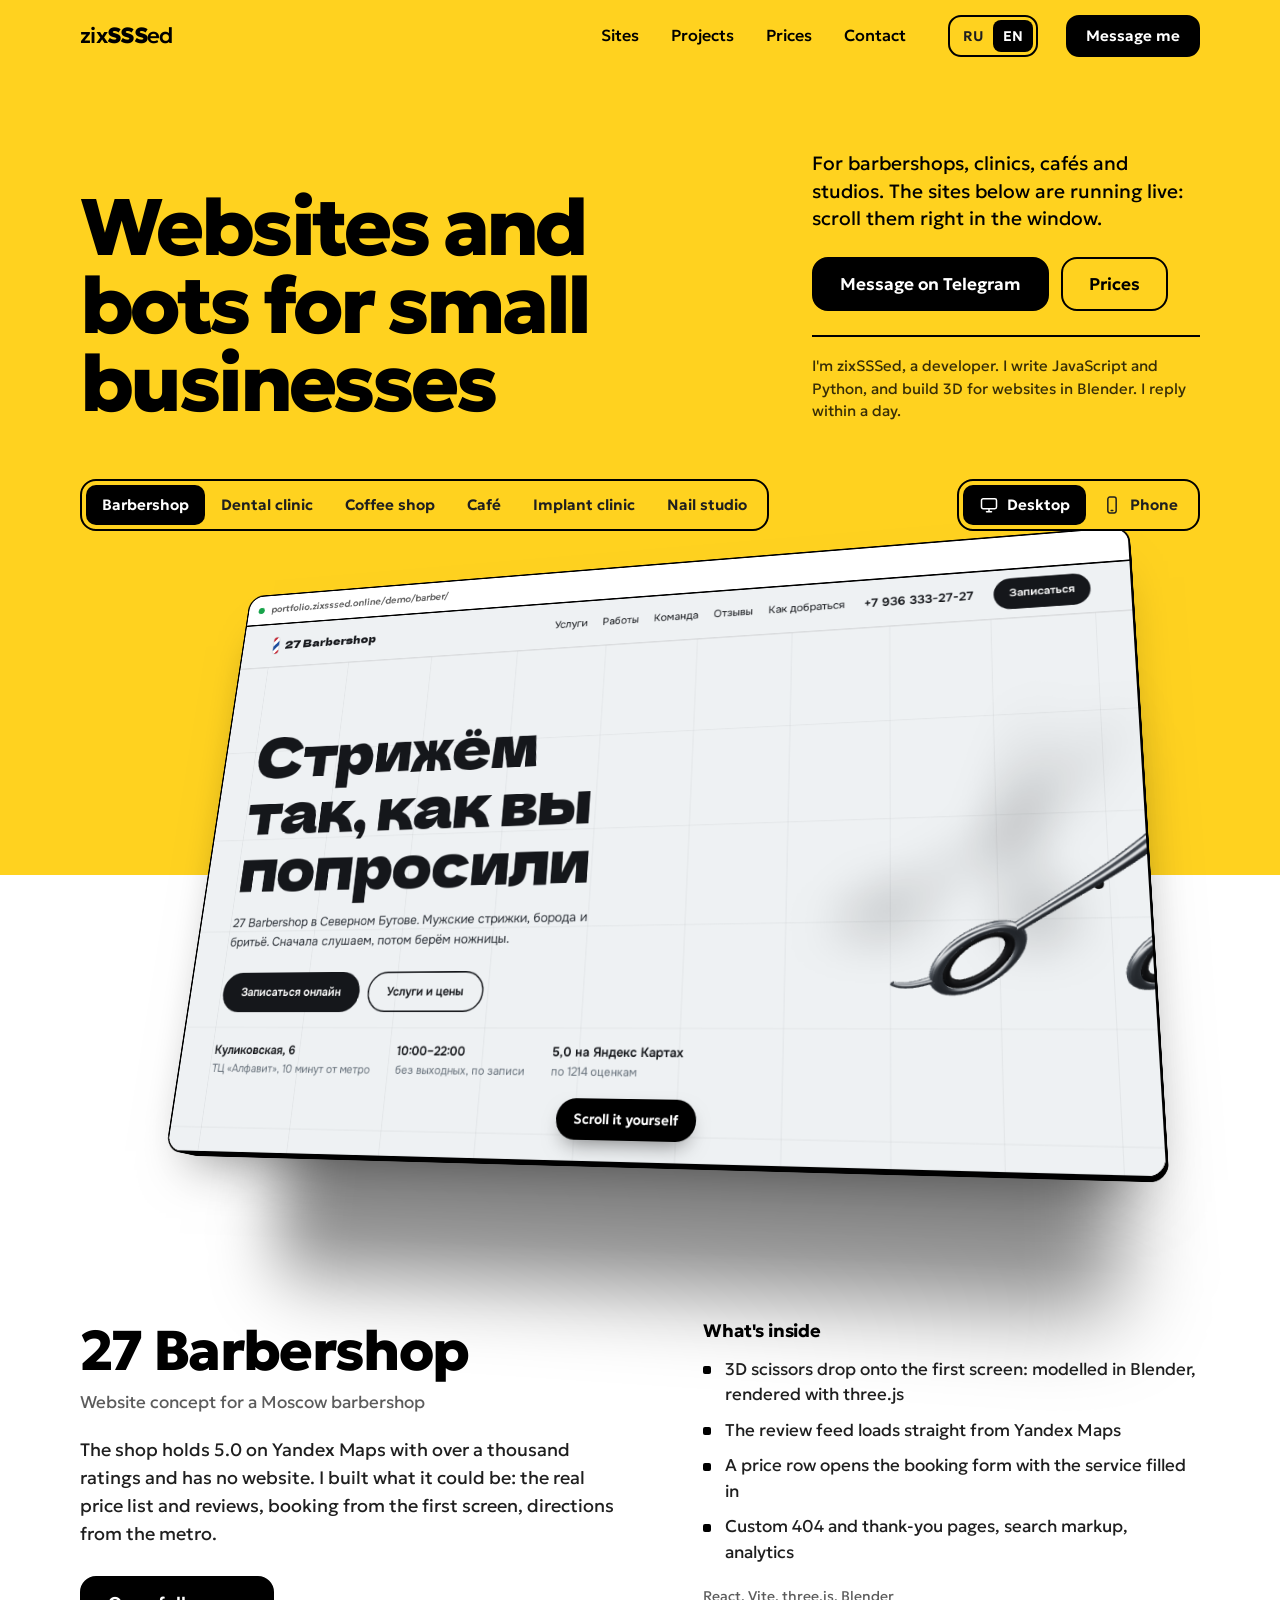
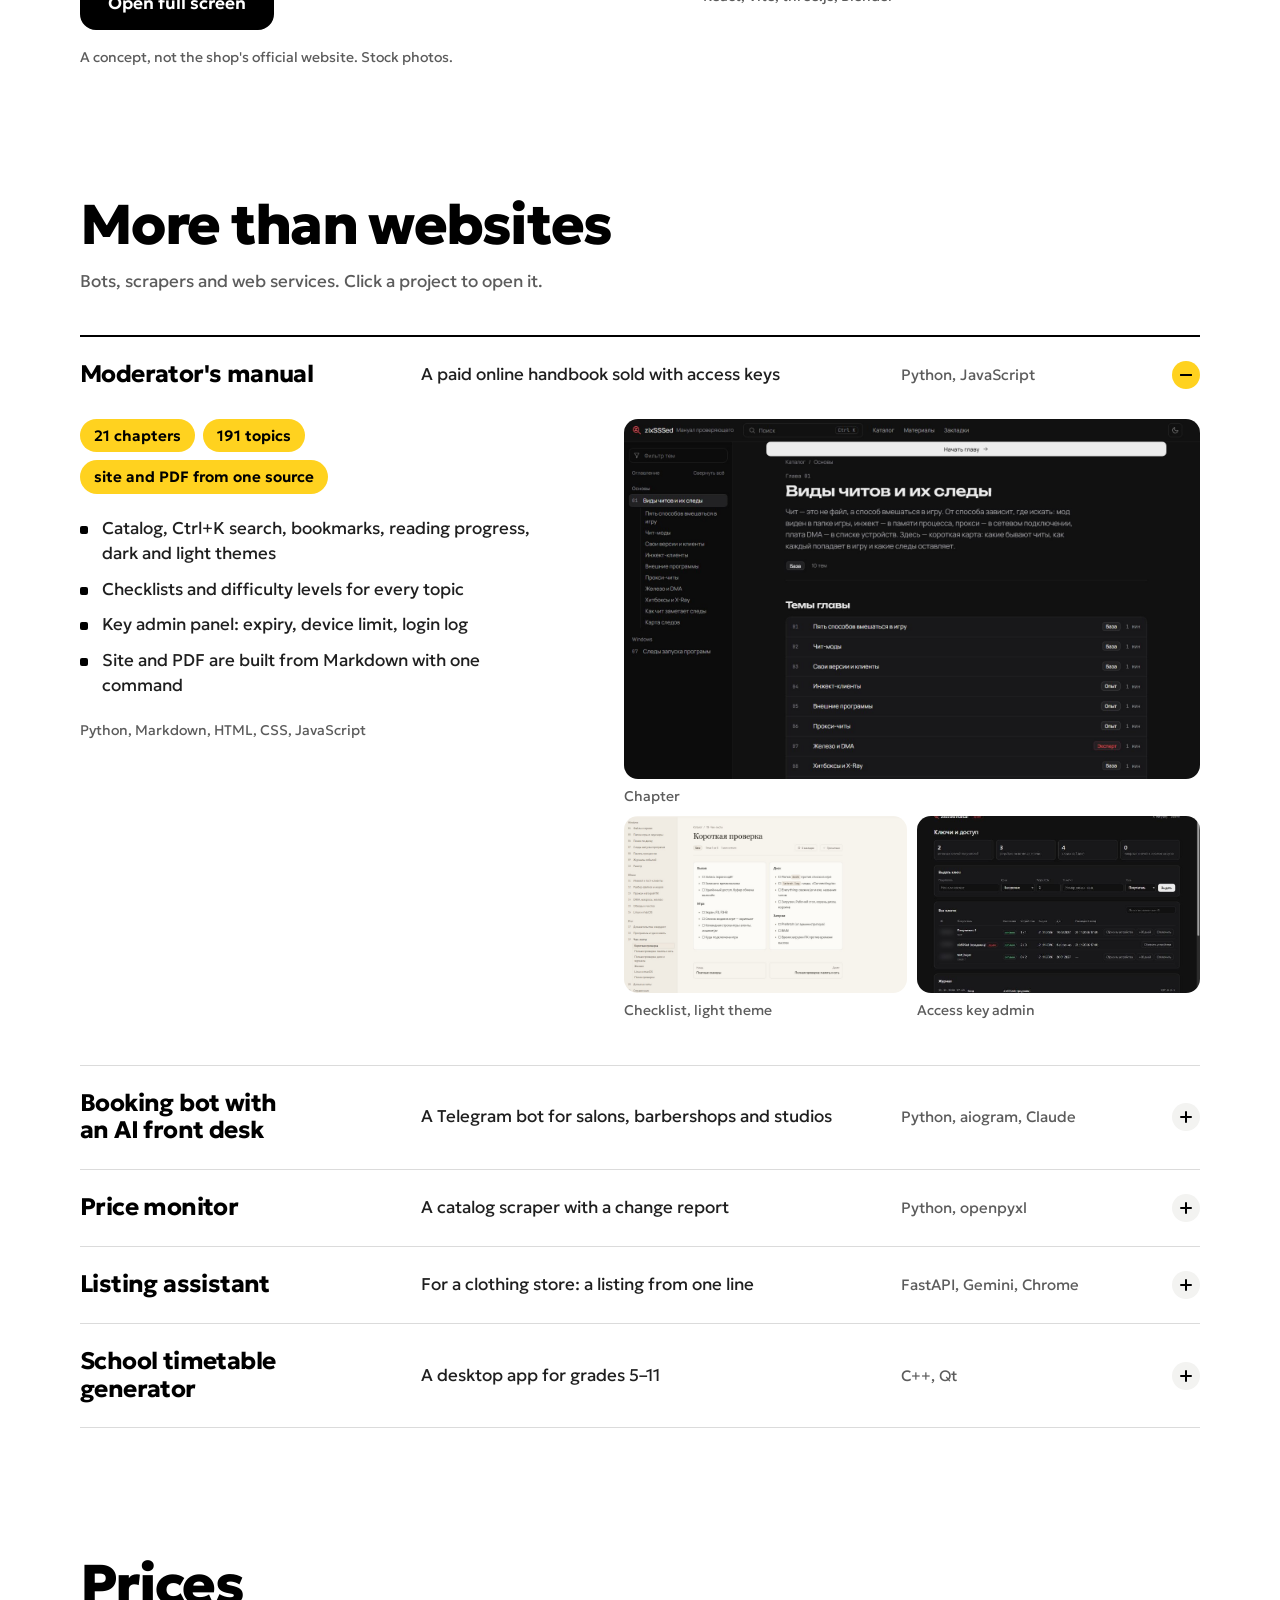
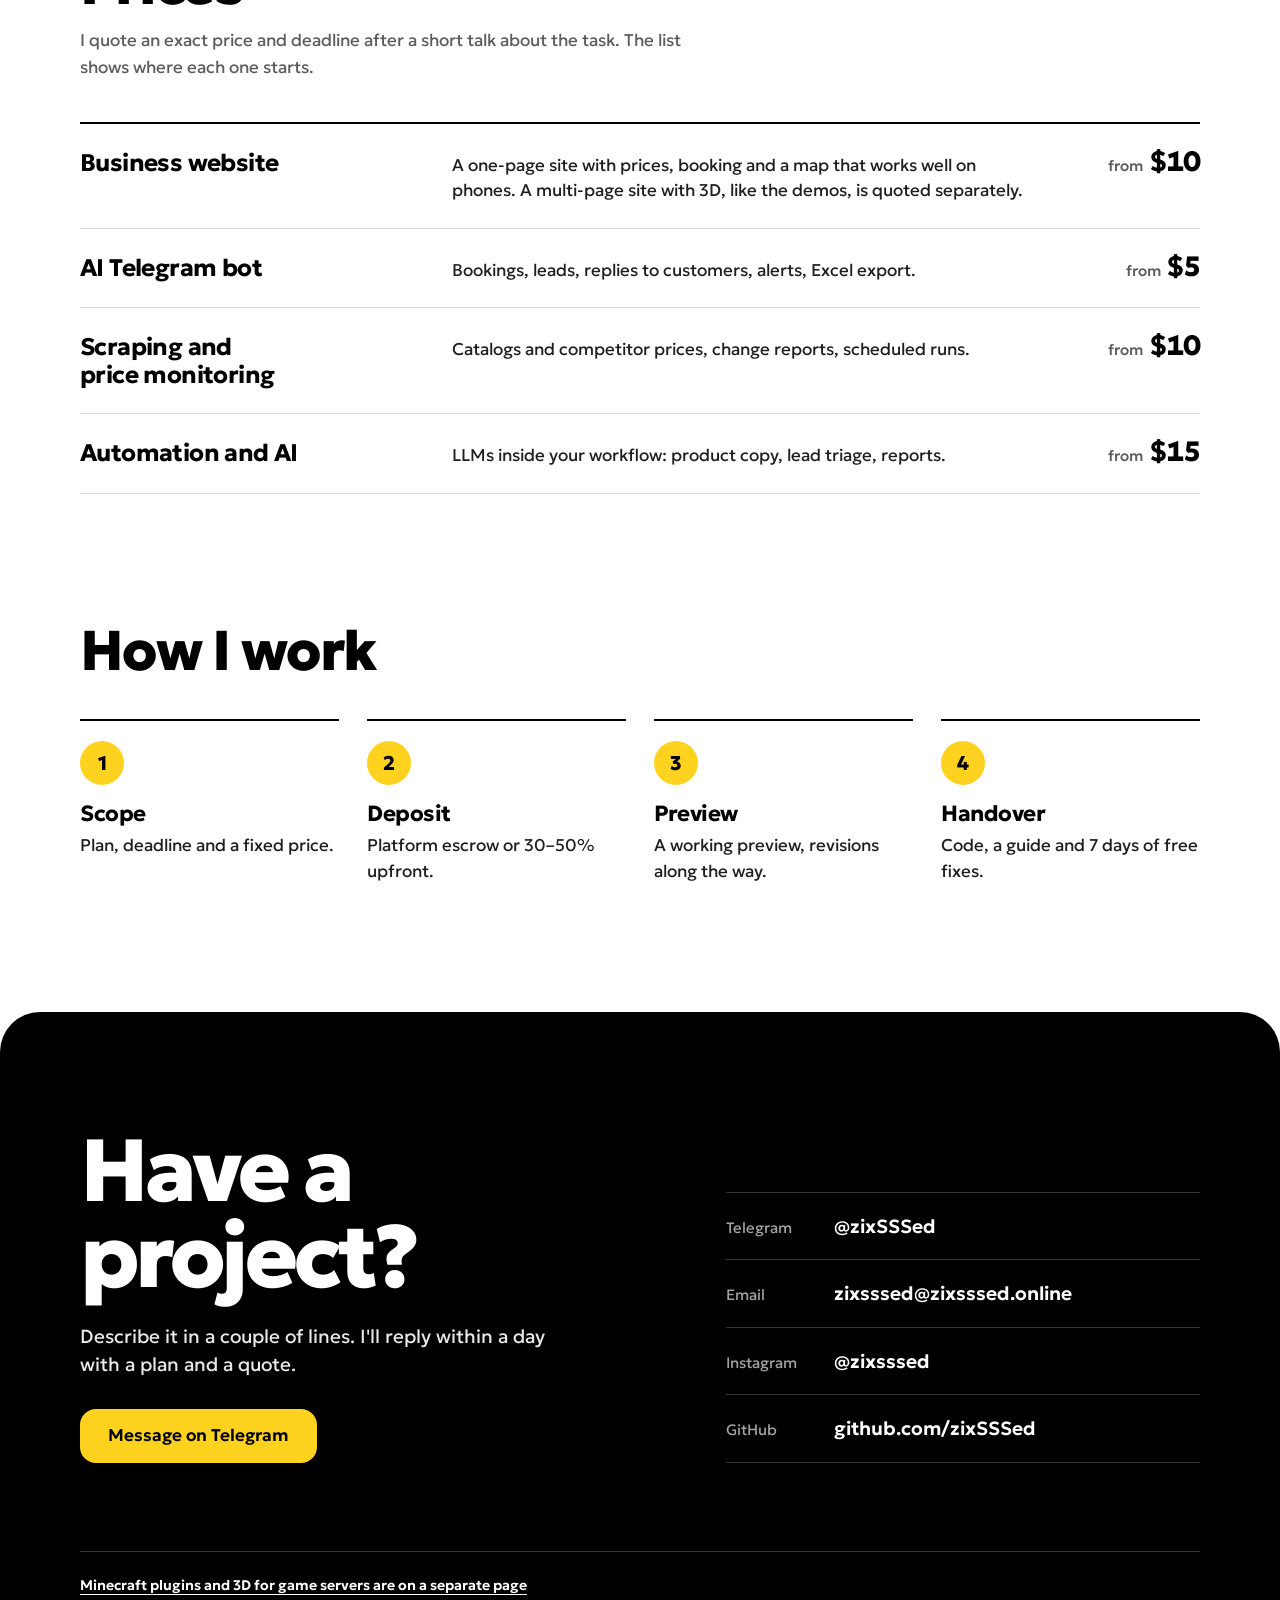
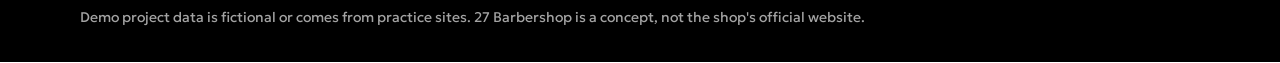
<file: index.html>
<!doctype html>
<html lang="ru">
  <head>
    <meta charset="UTF-8" />
    <meta name="viewport" content="width=device-width, initial-scale=1" />
    <title>zixSSSed — сайты и Telegram-боты для малого бизнеса</title>
    <meta
      name="description"
      content="Делаю сайты, Telegram-ботов с ИИ, парсеры и автоматизацию. Демо-сайты открыты прямо на странице: их можно листать в окне."
    />
    <meta name="theme-color" content="#ffd21f" />
    <link rel="canonical" href="https://portfolio.zixsssed.online/" />
    <link rel="icon" href="/favicon.svg" type="image/svg+xml" />

    <meta property="og:type" content="website" />
    <meta property="og:site_name" content="zixSSSed" />
    <meta property="og:title" content="zixSSSed — сайты и Telegram-боты для малого бизнеса" />
    <meta
      property="og:description"
      content="Сайты, боты с ИИ, парсеры и автоматизация. Демо-сайты можно листать прямо на странице."
    />
    <meta property="og:url" content="https://portfolio.zixsssed.online/" />
    <meta property="og:image" content="https://portfolio.zixsssed.online/og.jpg" />
    <meta property="og:image:width" content="1200" />
    <meta property="og:image:height" content="630" />
    <meta name="twitter:card" content="summary_large_image" />

    <script type="application/ld+json">
      {
        "@context": "https://schema.org",
        "@type": "Person",
        "name": "zixSSSed",
        "url": "https://portfolio.zixsssed.online/",
        "jobTitle": "Разработчик сайтов и Telegram-ботов",
        "sameAs": ["https://t.me/zixSSSed", "https://www.instagram.com/zixsssed/", "https://github.com/zixSSSed"]
      }
    </script>
    <script type="module" crossorigin src="/assets/main-Bo4NsJlD.js"></script>
    <link rel="stylesheet" crossorigin href="/assets/main-DrmWadAp.css">
  </head>
  <body>
    <div id="root"></div>
    <noscript>
      <div style="max-width: 560px; margin: 12vh auto; padding: 0 24px; font: 18px/1.5 system-ui, sans-serif">
        <h1 style="font-size: 28px; margin: 0 0 12px">zixSSSed — сайты и Telegram-боты</h1>
        <p>Странице нужен JavaScript. Написать можно в Telegram: <a href="https://t.me/zixSSSed">@zixSSSed</a>.</p>
      </div>
    </noscript>
  </body>
</html>
</file>
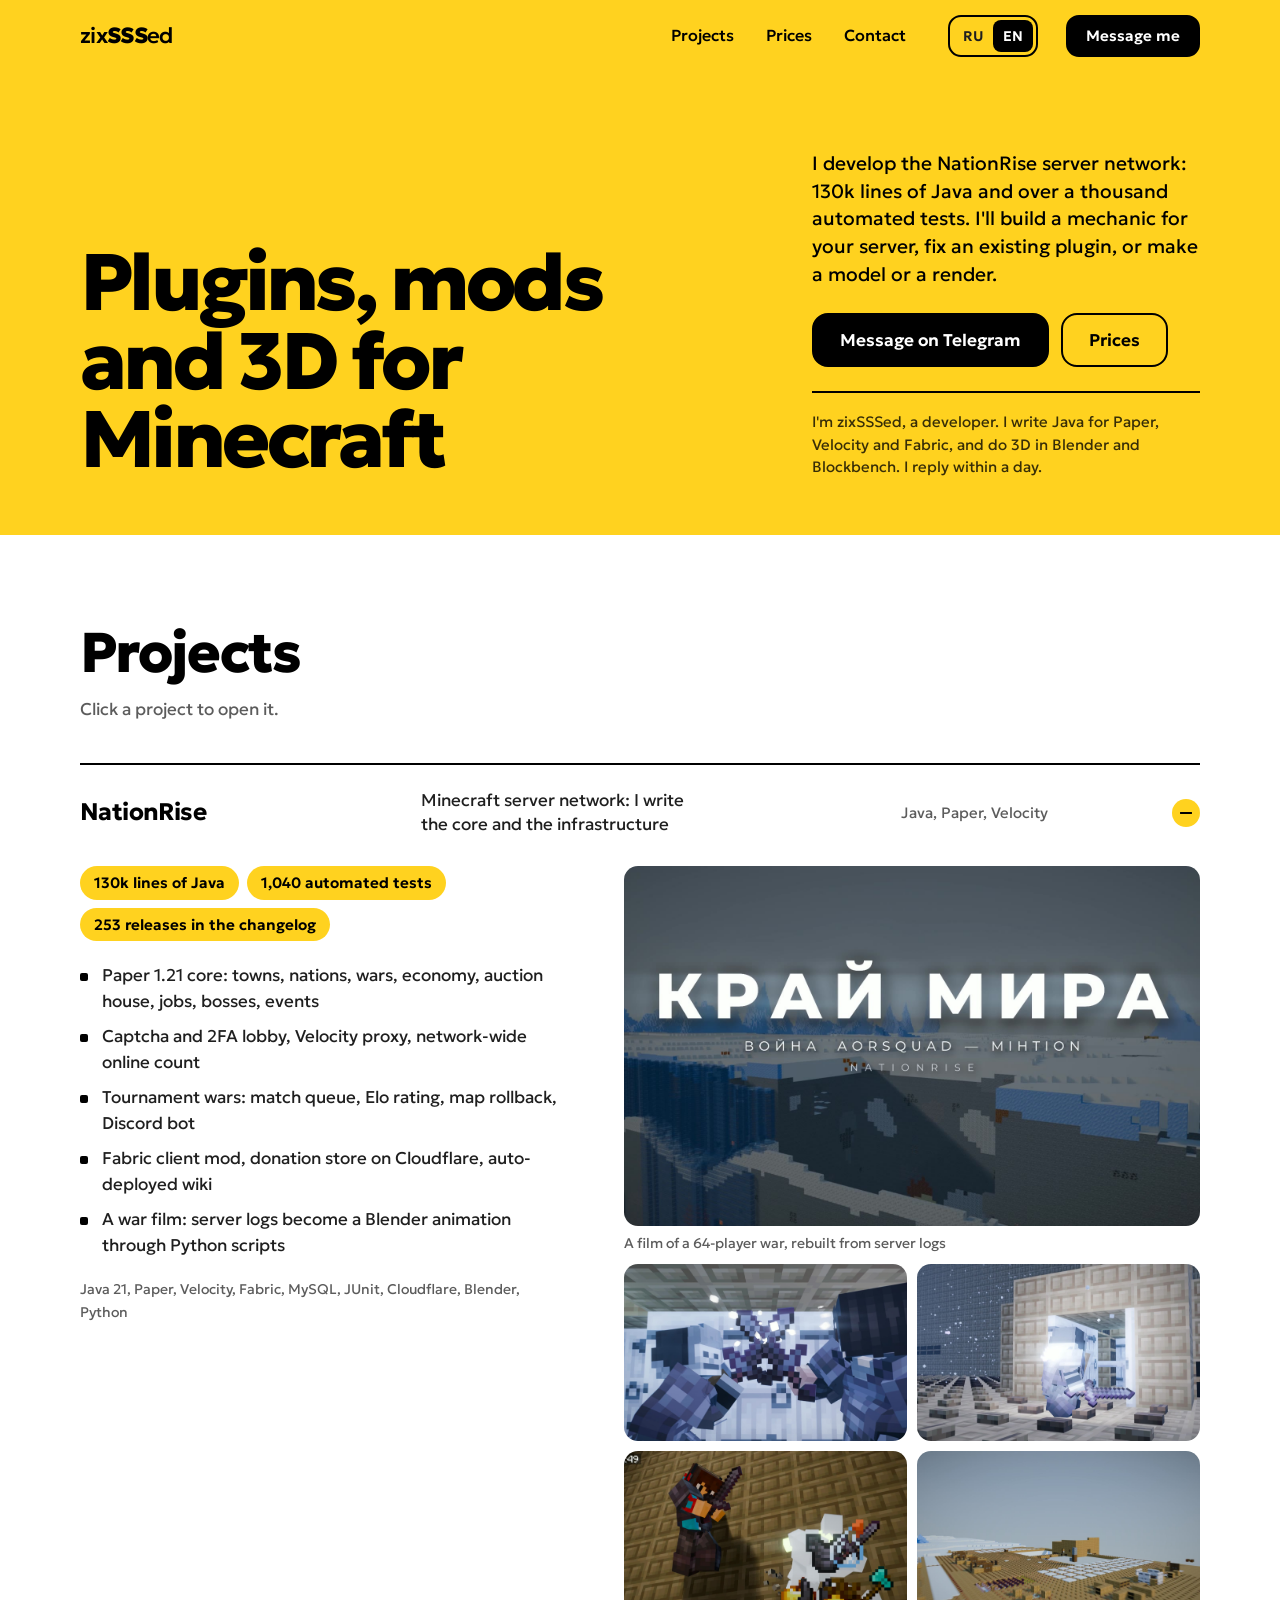
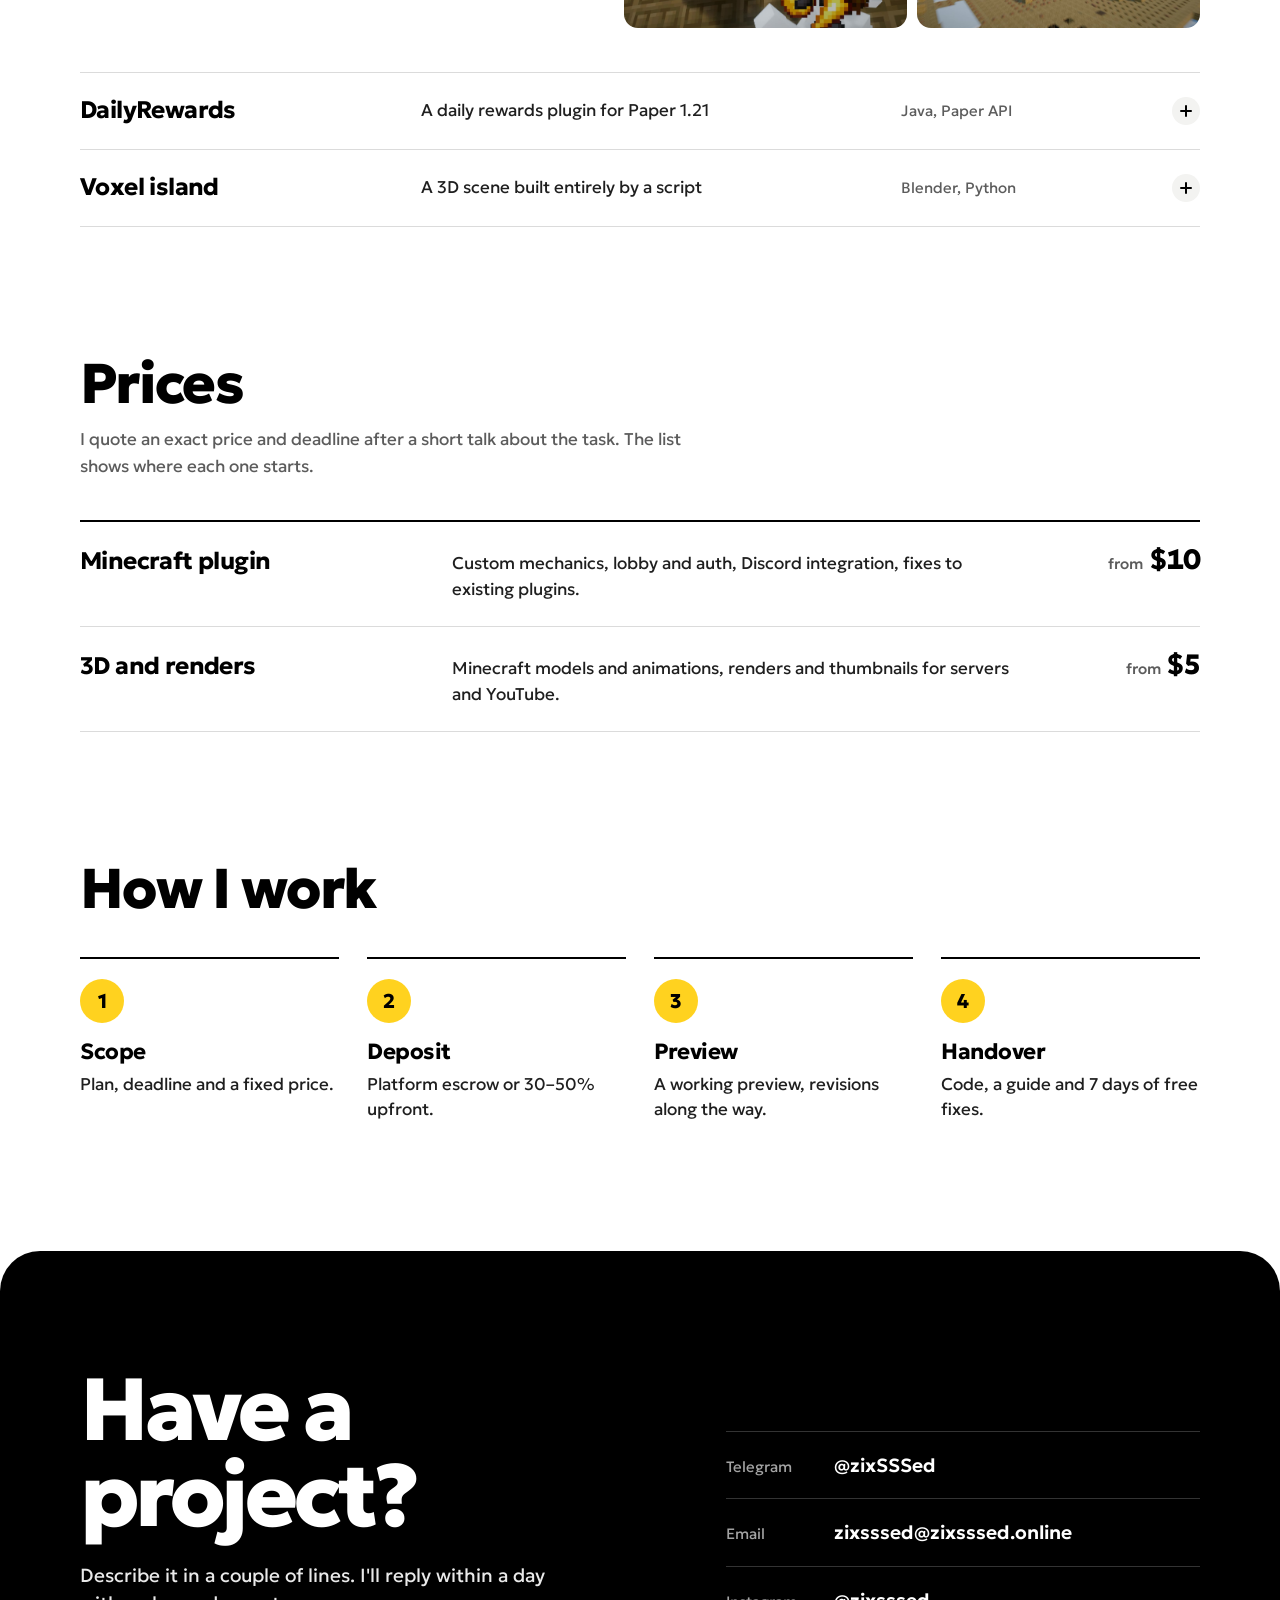
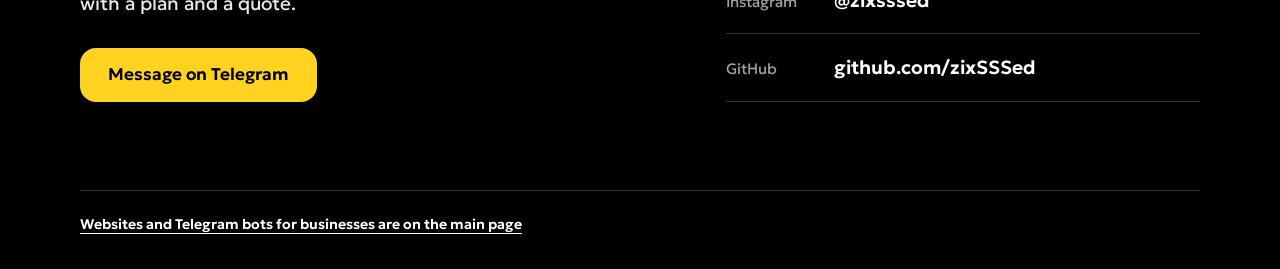
<file: minecraft/index.html>
<!doctype html>
<html lang="ru">
  <head>
    <meta charset="UTF-8" />
    <meta name="viewport" content="width=device-width, initial-scale=1" />
    <title>zixSSSed — плагины, моды и 3D для Minecraft-серверов</title>
    <meta
      name="description"
      content="Разрабатываю сеть Minecraft-серверов NationRise: ядро на Paper, прокси, моды. Плагины на заказ, 3D-модели и рендеры."
    />
    <meta name="theme-color" content="#ffd21f" />
    <link rel="canonical" href="https://portfolio.zixsssed.online/minecraft/" />
    <link rel="icon" href="/favicon.svg" type="image/svg+xml" />

    <meta property="og:type" content="website" />
    <meta property="og:site_name" content="zixSSSed" />
    <meta property="og:title" content="zixSSSed — плагины, моды и 3D для Minecraft-серверов" />
    <meta property="og:description" content="Ядро сети NationRise, плагины на заказ, 3D-модели и рендеры." />
    <meta property="og:url" content="https://portfolio.zixsssed.online/minecraft/" />
    <meta property="og:image" content="https://portfolio.zixsssed.online/img/nr-film-10.jpg" />
    <meta name="twitter:card" content="summary_large_image" />
    <script type="module" crossorigin src="/assets/main-Bo4NsJlD.js"></script>
    <link rel="stylesheet" crossorigin href="/assets/main-DrmWadAp.css">
  </head>
  <body>
    <!-- data-page говорит приложению, что это страница для игровых серверов (см. src/App.jsx) -->
    <div id="root" data-page="games"></div>
    <noscript>
      <div style="max-width: 560px; margin: 12vh auto; padding: 0 24px; font: 18px/1.5 system-ui, sans-serif">
        <h1 style="font-size: 28px; margin: 0 0 12px">zixSSSed — плагины и 3D для Minecraft</h1>
        <p>Странице нужен JavaScript. Написать можно в Telegram: <a href="https://t.me/zixSSSed">@zixSSSed</a>.</p>
      </div>
    </noscript>
  </body>
</html>
</file>
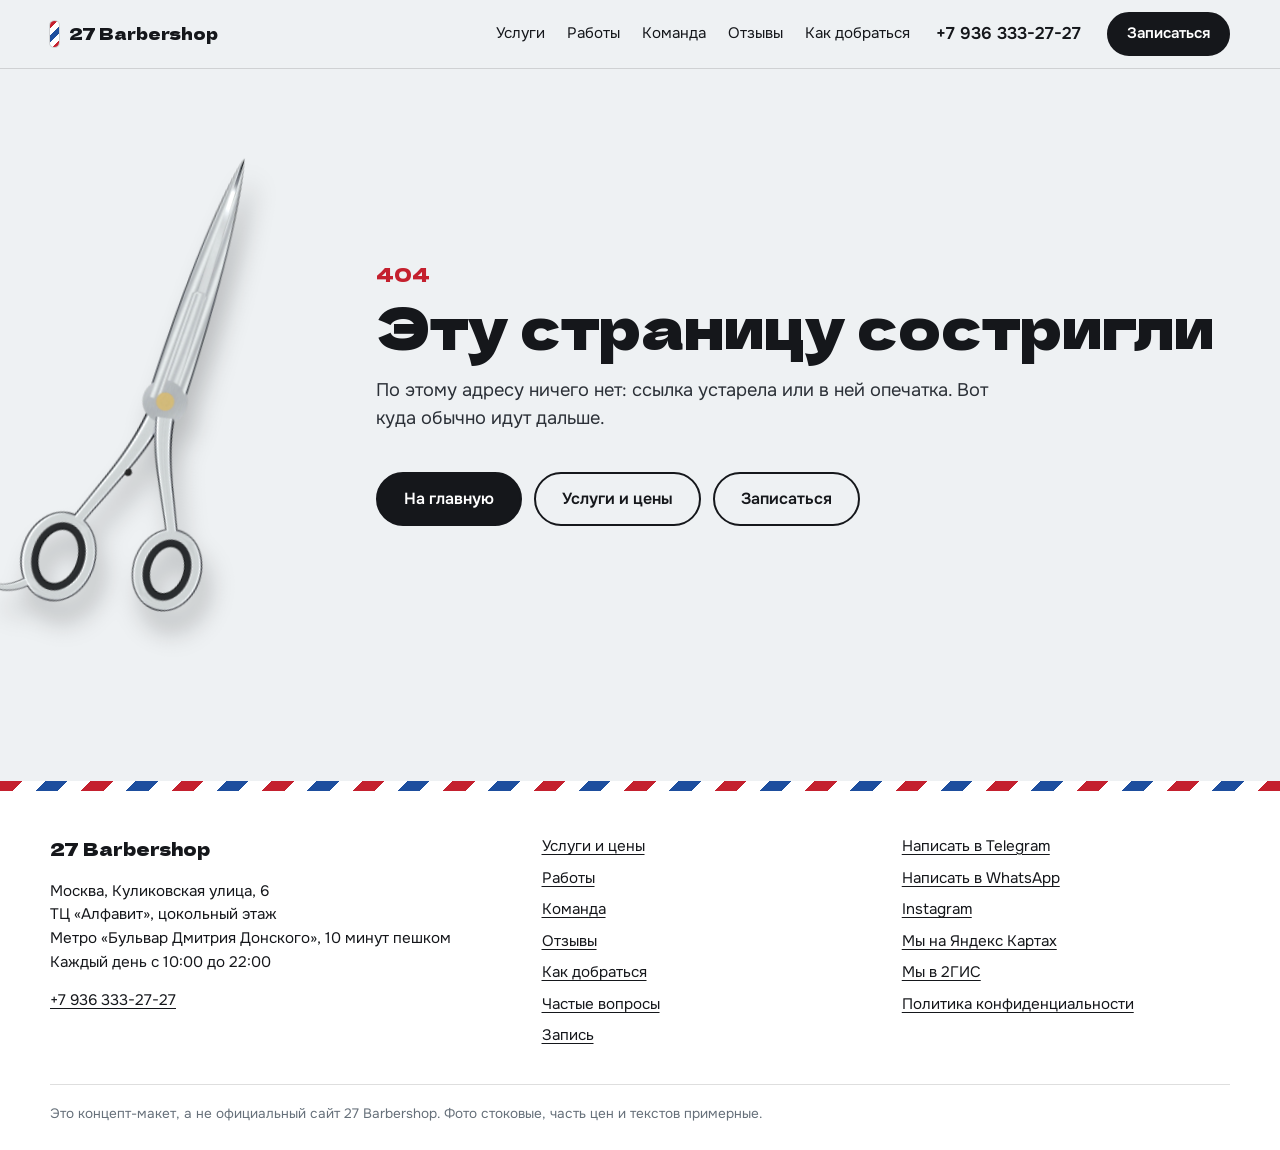
<file: demo/barber/index.html>
<!doctype html>
<html lang="ru">
  <head>
    <meta charset="UTF-8" />
    <meta name="viewport" content="width=device-width, initial-scale=1" />

    <!-- Заголовок и описание главной. На остальных страницах их меняет src/lib/seo.js -->
    <title>27 Barbershop в Северном Бутове: мужские стрижки на Куликовской, 6</title>
    <meta
      name="description"
      content="Барбершоп 27 Barbershop у метро «Бульвар Дмитрия Донского»: мужская стрижка от 1 000 ₽, борода, бритьё. Каждый день с 10:00 до 22:00. Запишитесь онлайн, ответим за 2 часа."
    />
    <meta name="robots" content="noindex, nofollow" />
    <link rel="canonical" href="https://example.ru/" />
    <meta name="theme-color" content="#eef1f3" />
    <link rel="icon" href="/demo/barber/favicon.svg" type="image/svg+xml" />

    <!-- Превью для соцсетей и мессенджеров -->
    <meta property="og:type" content="website" />
    <meta property="og:locale" content="ru_RU" />
    <meta property="og:site_name" content="27 Barbershop, Северное Бутово" />
    <meta property="og:title" content="27 Barbershop в Северном Бутове: мужские стрижки и борода" />
    <meta
      property="og:description"
      content="Стрижём так, как вы попросили. Куликовская, 6, ТЦ «Алфавит», метро «Бульвар Дмитрия Донского». Каждый день с 10:00 до 22:00."
    />
    <meta property="og:url" content="https://example.ru/" />
    <meta property="og:image" content="https://example.ru/og-image.jpg" />
    <meta property="og:image:width" content="1200" />
    <meta property="og:image:height" content="630" />
    <meta property="og:image:alt" content="Ножницы на белой плитке и надпись «Стрижём так, как вы попросили»" />
    <meta name="twitter:card" content="summary_large_image" />
    <meta name="twitter:title" content="27 Barbershop в Северном Бутове: мужские стрижки и борода" />
    <meta
      name="twitter:description"
      content="Стрижём так, как вы попросили. Куликовская, 6, метро «Бульвар Дмитрия Донского»."
    />
    <meta name="twitter:image" content="https://example.ru/og-image.jpg" />

    <!-- Шрифты лежат вместе с сайтом (подключены в src/main.jsx): сайт не зависит от Google Fonts -->
    <link rel="preload" as="image" href="/demo/barber/img/scissors-a.webp" />
    <link rel="preload" as="image" href="/demo/barber/img/scissors-b.webp" />

    <!-- Разметка для поисковиков: карточка организации (адрес, часы, телефон) -->
    <script type="application/ld+json">
      {
        "@context": "https://schema.org",
        "@type": "HairSalon",
        "name": "27 Barbershop",
        "url": "https://example.ru/",
        "image": "https://example.ru/og-image.jpg",
        "telephone": "+7 936 333-27-27",
        "priceRange": "300–5000 ₽",
        "address": {
          "@type": "PostalAddress",
          "streetAddress": "Куликовская улица, 6",
          "addressLocality": "Москва",
          "postalCode": "117628",
          "addressCountry": "RU"
        },
        "geo": { "@type": "GeoCoordinates", "latitude": 55.574231, "longitude": 37.565574 },
        "openingHoursSpecification": {
          "@type": "OpeningHoursSpecification",
          "dayOfWeek": ["Monday", "Tuesday", "Wednesday", "Thursday", "Friday", "Saturday", "Sunday"],
          "opens": "10:00",
          "closes": "22:00"
        },
        "sameAs": [
          "https://yandex.ru/maps/org/27barbershop/110933257218/",
          "https://2gis.ru/moscow/firm/70000001032126055",
          "https://www.instagram.com/27barbershop/",
          "https://t.me/twentysevenbarbershop"
        ]
      }
    </script>
    <script type="module" crossorigin src="/demo/barber/assets/index-BvERIbnb.js"></script>
    <link rel="stylesheet" crossorigin href="/demo/barber/assets/index-Bzj8yNGp.css">
  </head>
  <body>
    <div id="root"></div>
    <noscript>
      27 Barbershop, Москва, Куликовская улица, 6. ТЦ «Алфавит», цокольный этаж. Телефон +7 936 333-27-27. Каждый день с 10:00 до 22:00.
    </noscript>
    <script>
      // Файл открыли двойным щелчком с диска: без локального сервера сайт не запустится. Говорим, что делать.
      if (location.protocol === "file:") {
        document.getElementById("root").innerHTML =
          '<div style="max-width:560px;margin:14vh auto;padding:0 24px;font:18px/1.5 system-ui,sans-serif;color:#15171b">' +
          '<h1 style="font-size:28px;margin:0 0 12px">Макет открывается иначе</h1>' +
          "<p>Этот файл нельзя открыть двойным щелчком: сайту нужен локальный сервер.</p>" +
          "<p>Запустите <b>run.bat</b> в этой же папке. Он сам откроет сайт в браузере.</p></div>";
      }
    </script>
  </body>
</html>
</file>
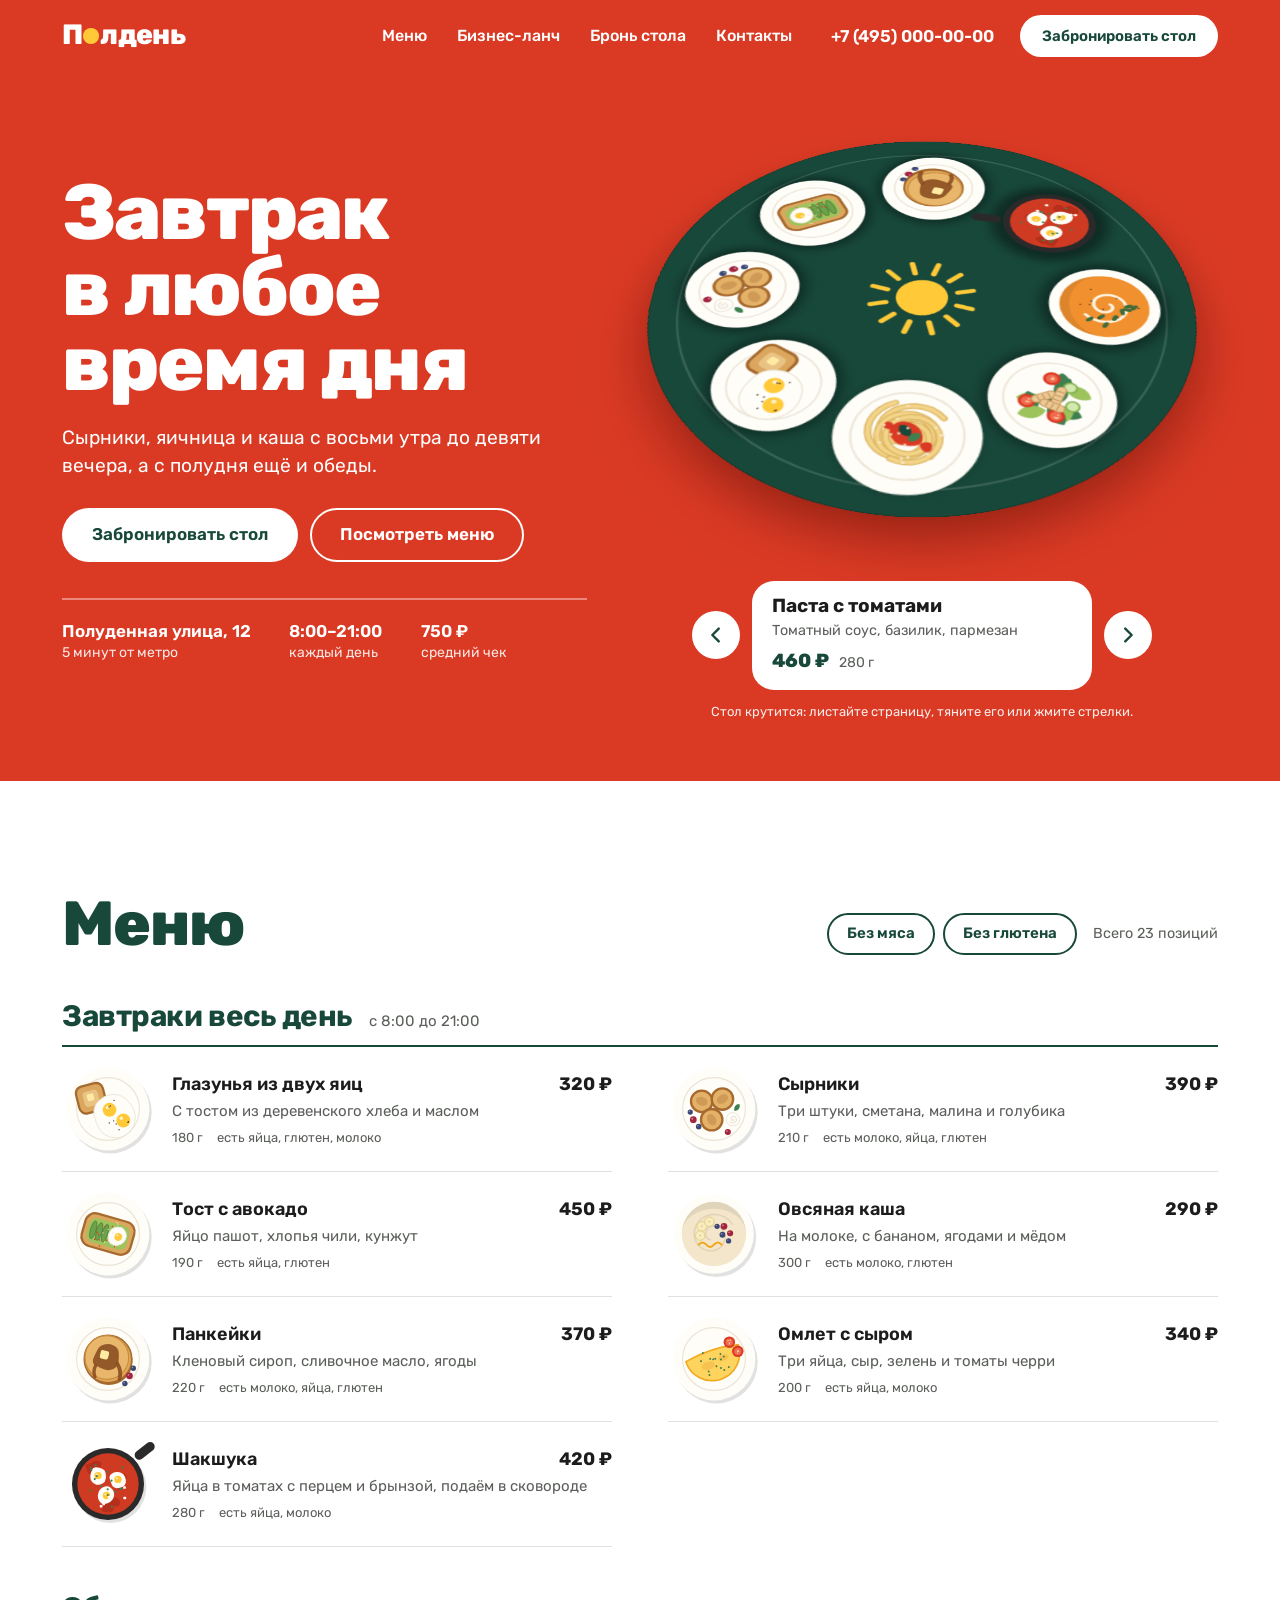
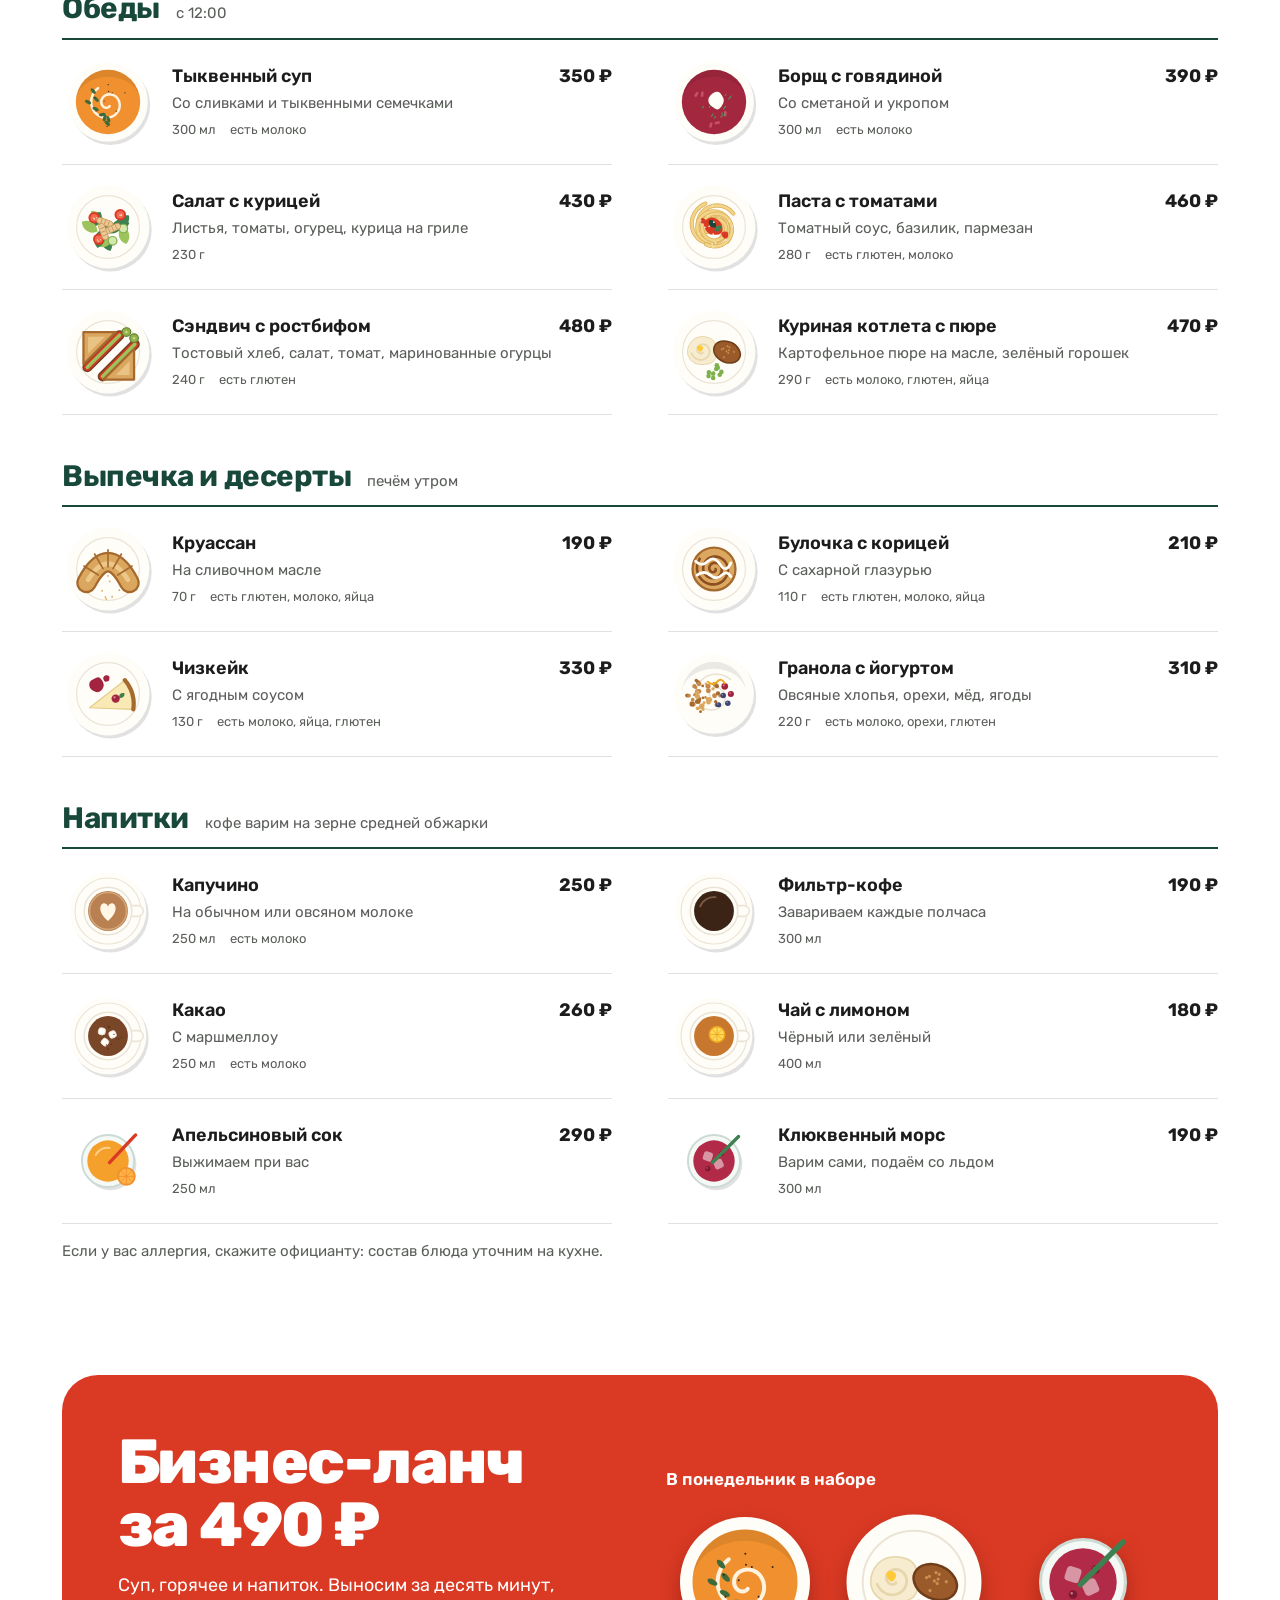
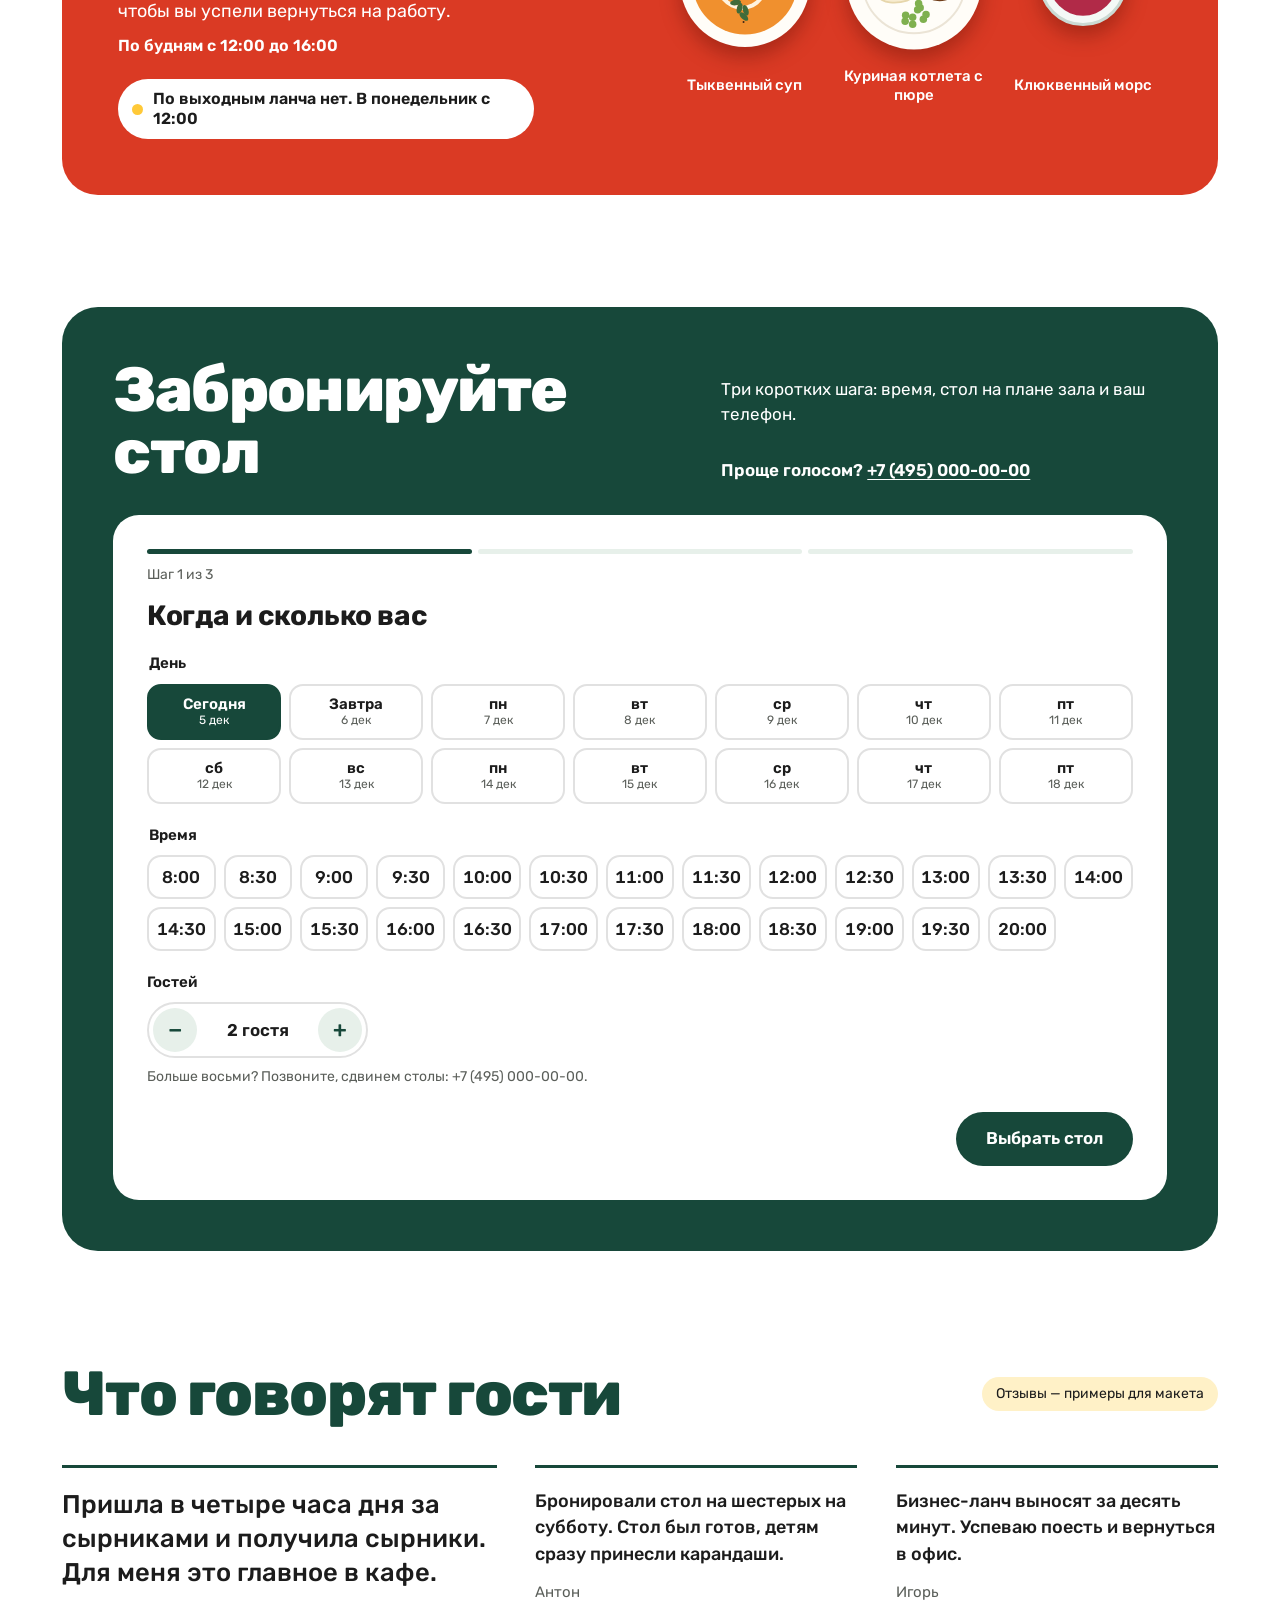
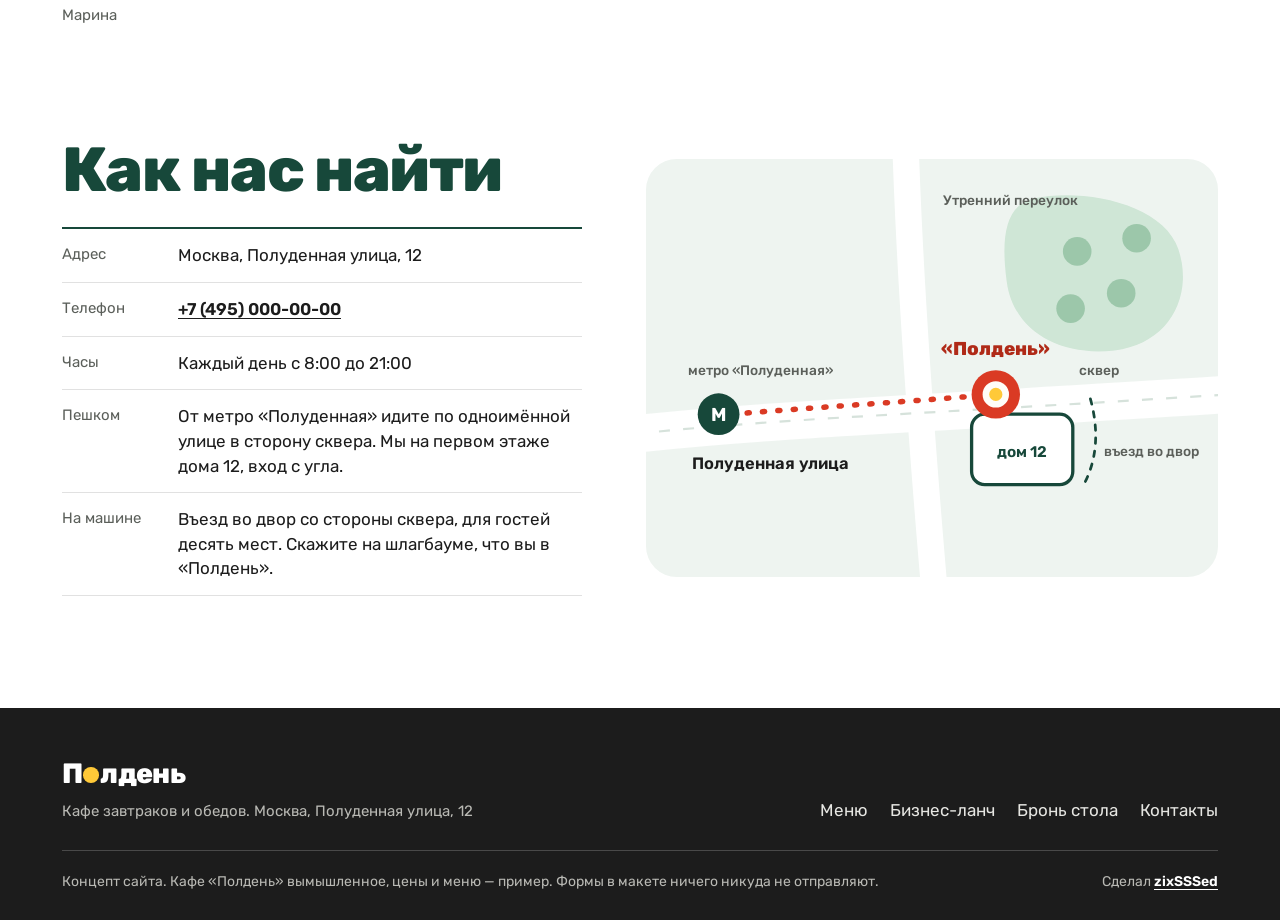
<file: demo/cafe/index.html>
<!doctype html>
<html lang="ru">
  <head>
    <meta charset="UTF-8" />
    <meta name="viewport" content="width=device-width, initial-scale=1" />

    <title>«Полдень» — кафе, где завтрак подают весь день</title>
    <meta
      name="description"
      content="Сырники, яичница и каша с 8:00 до 21:00, с полудня обеды и бизнес-ланч за 490 ₽. Посмотрите меню и забронируйте стол на плане зала."
    />
    <!-- Кафе вымышленное, поэтому сайт закрыт от поисковиков -->
    <meta name="robots" content="noindex" />
    <meta name="theme-color" content="#da3a24" />
    <link rel="icon" href="/demo/cafe/favicon.svg" type="image/svg+xml" />

    <meta property="og:type" content="website" />
    <meta property="og:locale" content="ru_RU" />
    <meta property="og:site_name" content="Кафе «Полдень»" />
    <meta property="og:title" content="«Полдень» — завтрак в любое время дня" />
    <meta
      property="og:description"
      content="Кафе завтраков и обедов. Меню с ценами и бронь стола на плане зала."
    />
    <meta name="twitter:card" content="summary" />
    <script type="module" crossorigin src="/demo/cafe/assets/index-BQymG5iU.js"></script>
    <link rel="stylesheet" crossorigin href="/demo/cafe/assets/index-CPuhwaMH.css">
  </head>
  <body id="top">
    <div id="root"></div>
    <noscript>
      <p style="max-width: 560px; margin: 14vh auto; padding: 0 24px; font: 18px/1.5 system-ui, sans-serif; color: #1c1c1c">
        Сайту нужен JavaScript. Включите его в браузере или позвоните: +7 (495) 000-00-00.
      </p>
    </noscript>
  </body>
</html>
</file>
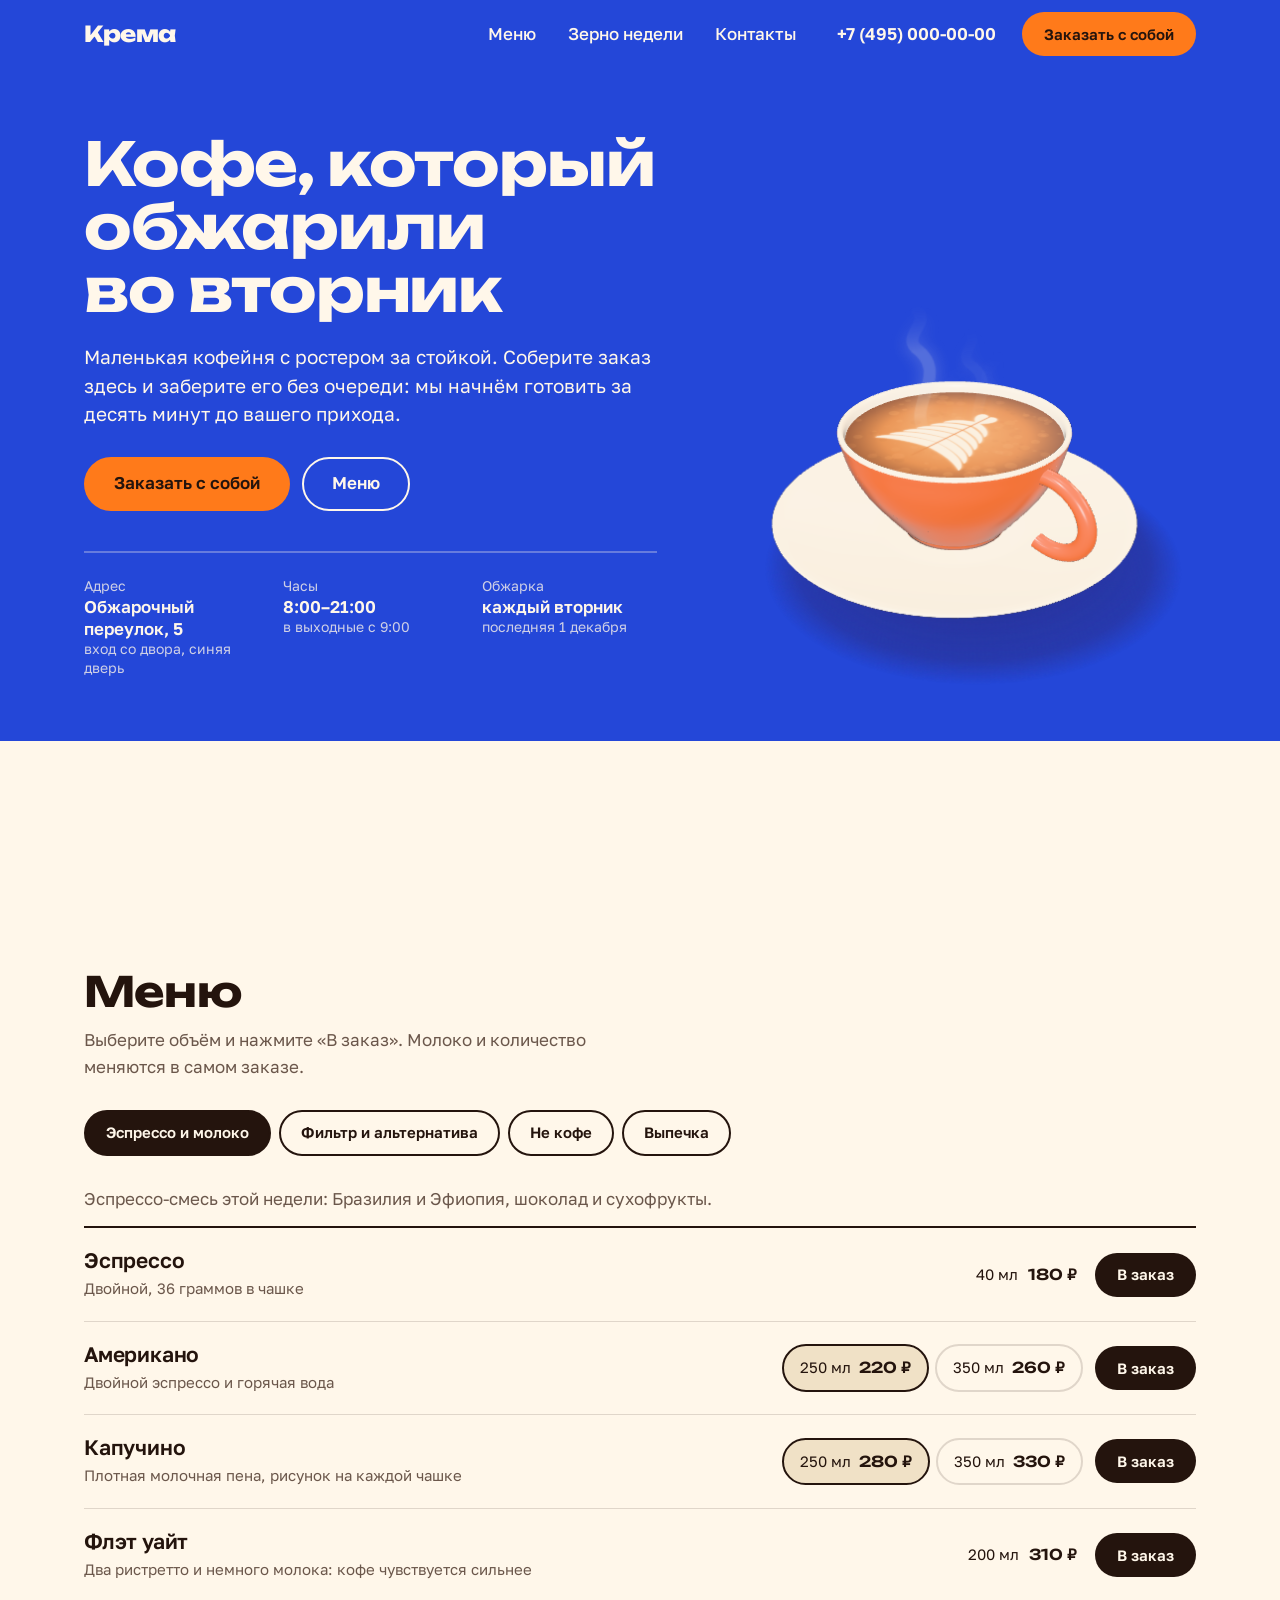
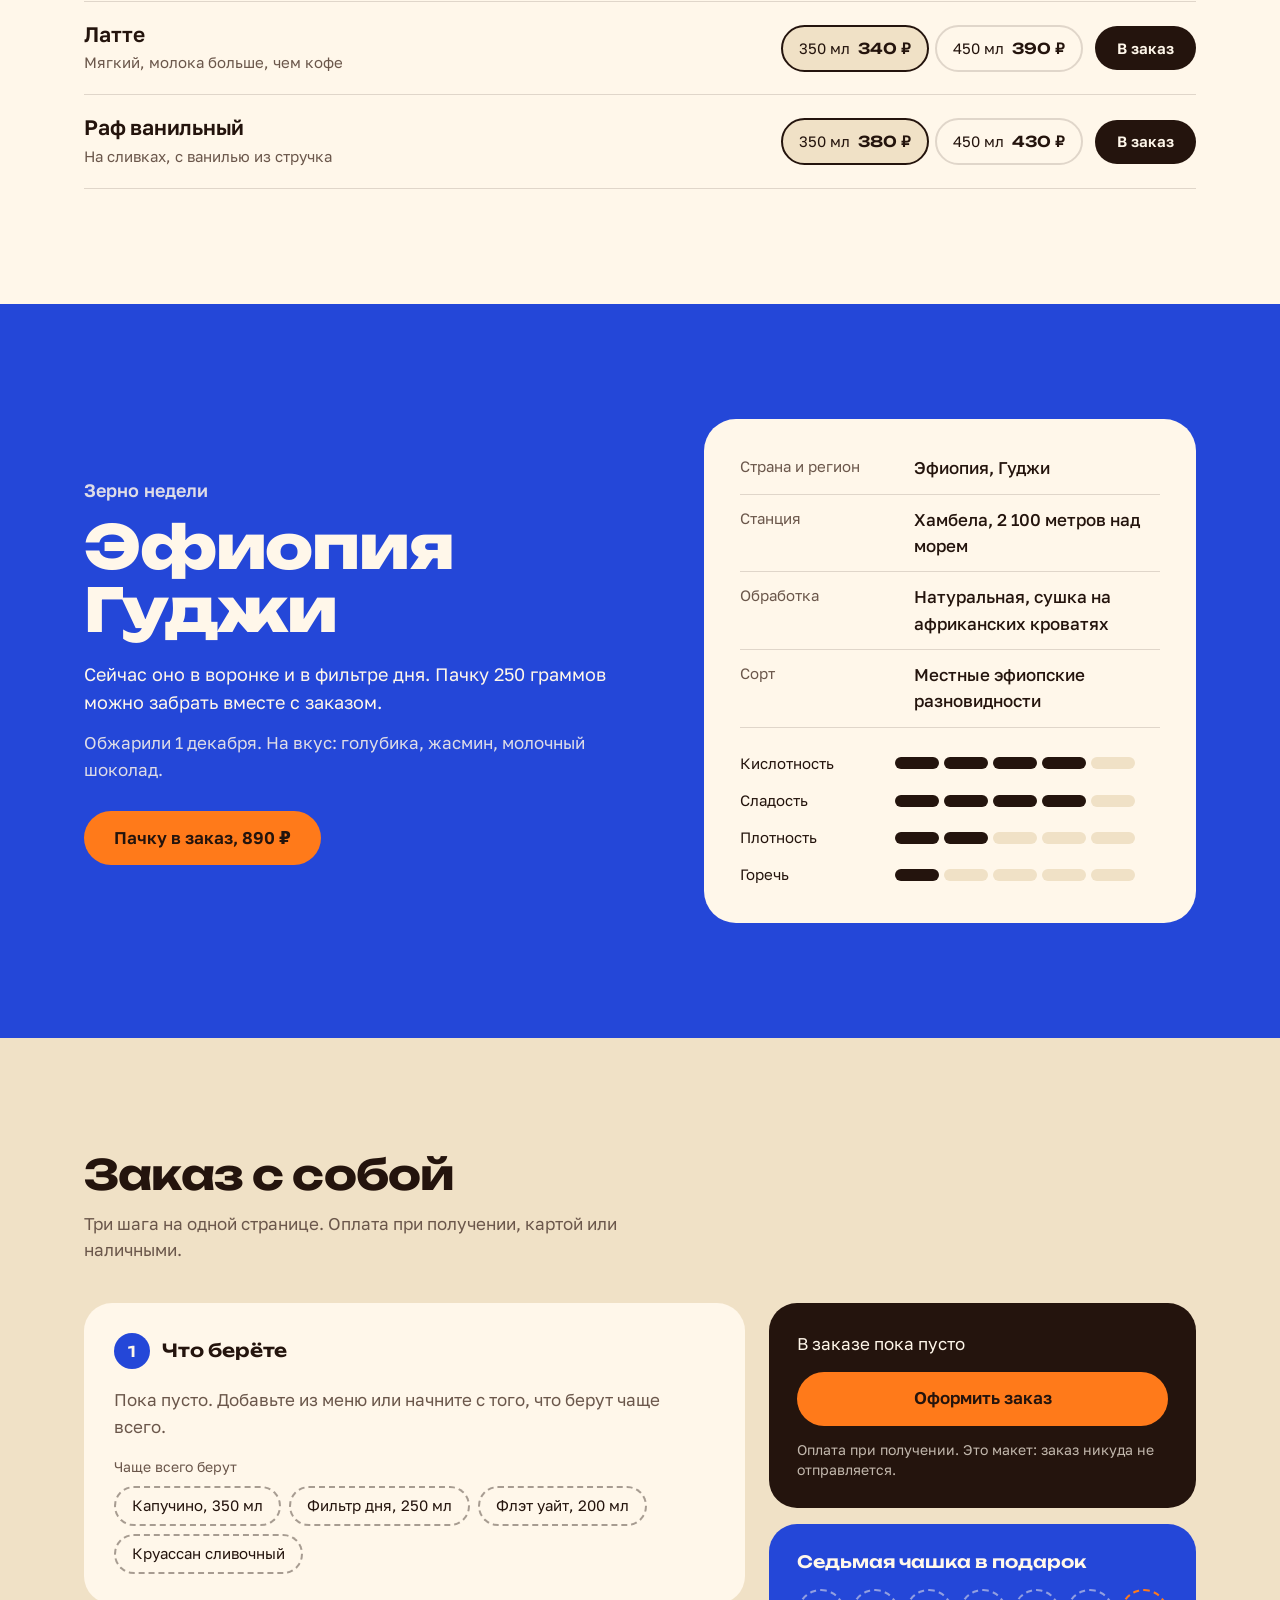
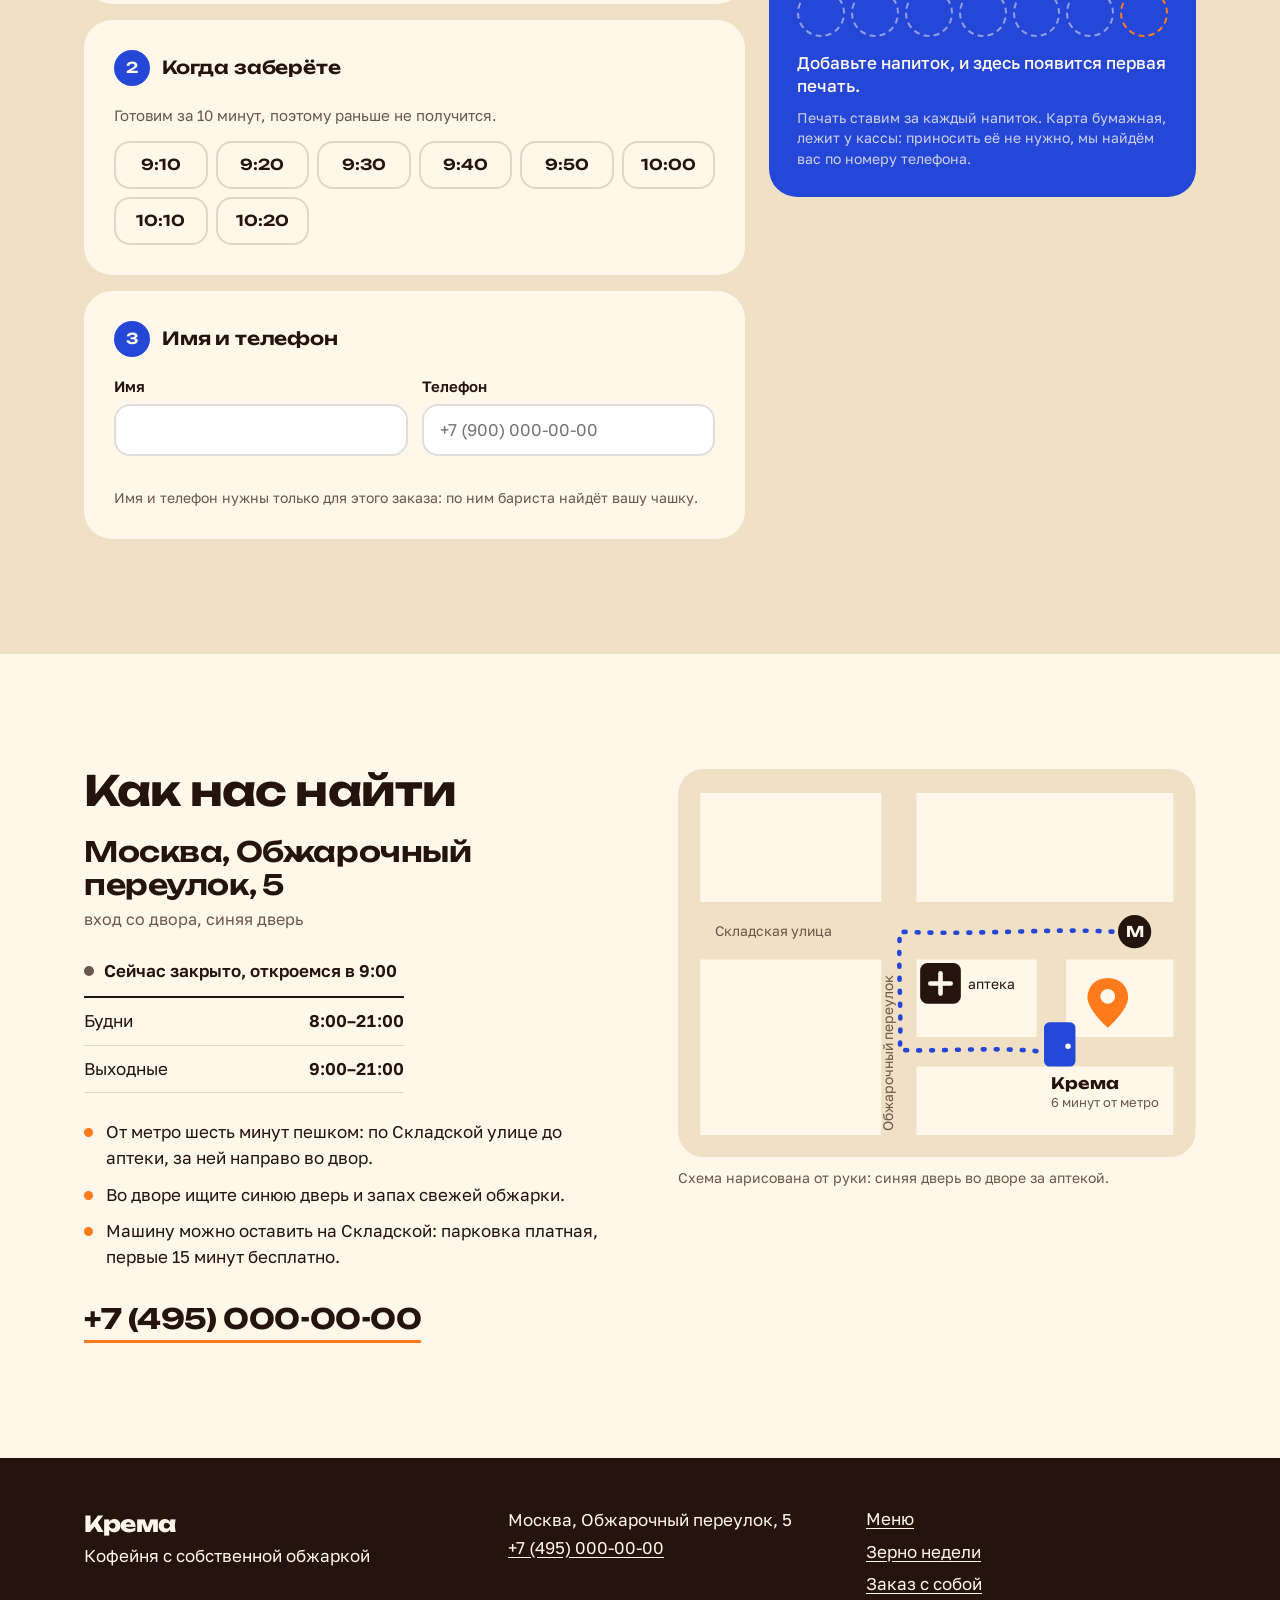
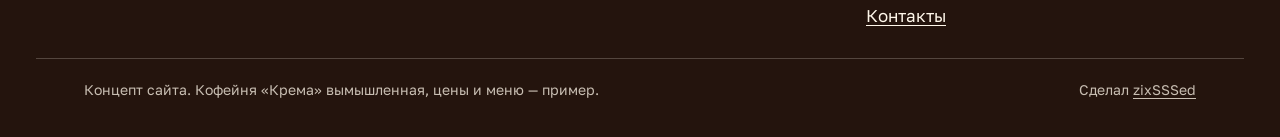
<file: demo/coffee/index.html>
<!doctype html>
<html lang="ru">
  <head>
    <meta charset="UTF-8" />
    <meta name="viewport" content="width=device-width, initial-scale=1" />

    <title>«Крема» — кофейня с собственной обжаркой. Заказ с собой за минуту</title>
    <meta
      name="description"
      content="Кофейня «Крема»: обжариваем зерно каждый вторник, варим эспрессо и фильтр, печём круассаны. Соберите заказ на сайте и заберите его без очереди."
    />
    <!-- Кофейня вымышленная, поэтому сайт закрыт от поисковиков -->
    <meta name="robots" content="noindex" />
    <meta name="theme-color" content="#2447d8" />
    <link rel="icon" href="/demo/coffee/favicon.svg" type="image/svg+xml" />

    <meta property="og:type" content="website" />
    <meta property="og:locale" content="ru_RU" />
    <meta property="og:site_name" content="Кофейня «Крема»" />
    <meta property="og:title" content="«Крема» — кофе, который обжарили во вторник" />
    <meta
      property="og:description"
      content="Своя обжарка, эспрессо и фильтр, выпечка. Заказ с собой собирается на сайте и ждёт вас к выбранному времени."
    />
    <meta name="twitter:card" content="summary" />
    <script type="module" crossorigin src="/demo/coffee/assets/index-DdIhTcnn.js"></script>
    <link rel="stylesheet" crossorigin href="/demo/coffee/assets/index-dKJdEZI5.css">
  </head>
  <body id="top">
    <div id="root"></div>
    <noscript>
      <p style="max-width: 560px; margin: 14vh auto; padding: 0 24px; font: 18px/1.5 system-ui, sans-serif; color: #24140d">
        Сайту нужен JavaScript. Включите его в браузере или позвоните: +7 (495) 000-00-00.
      </p>
    </noscript>
  </body>
</html>
</file>
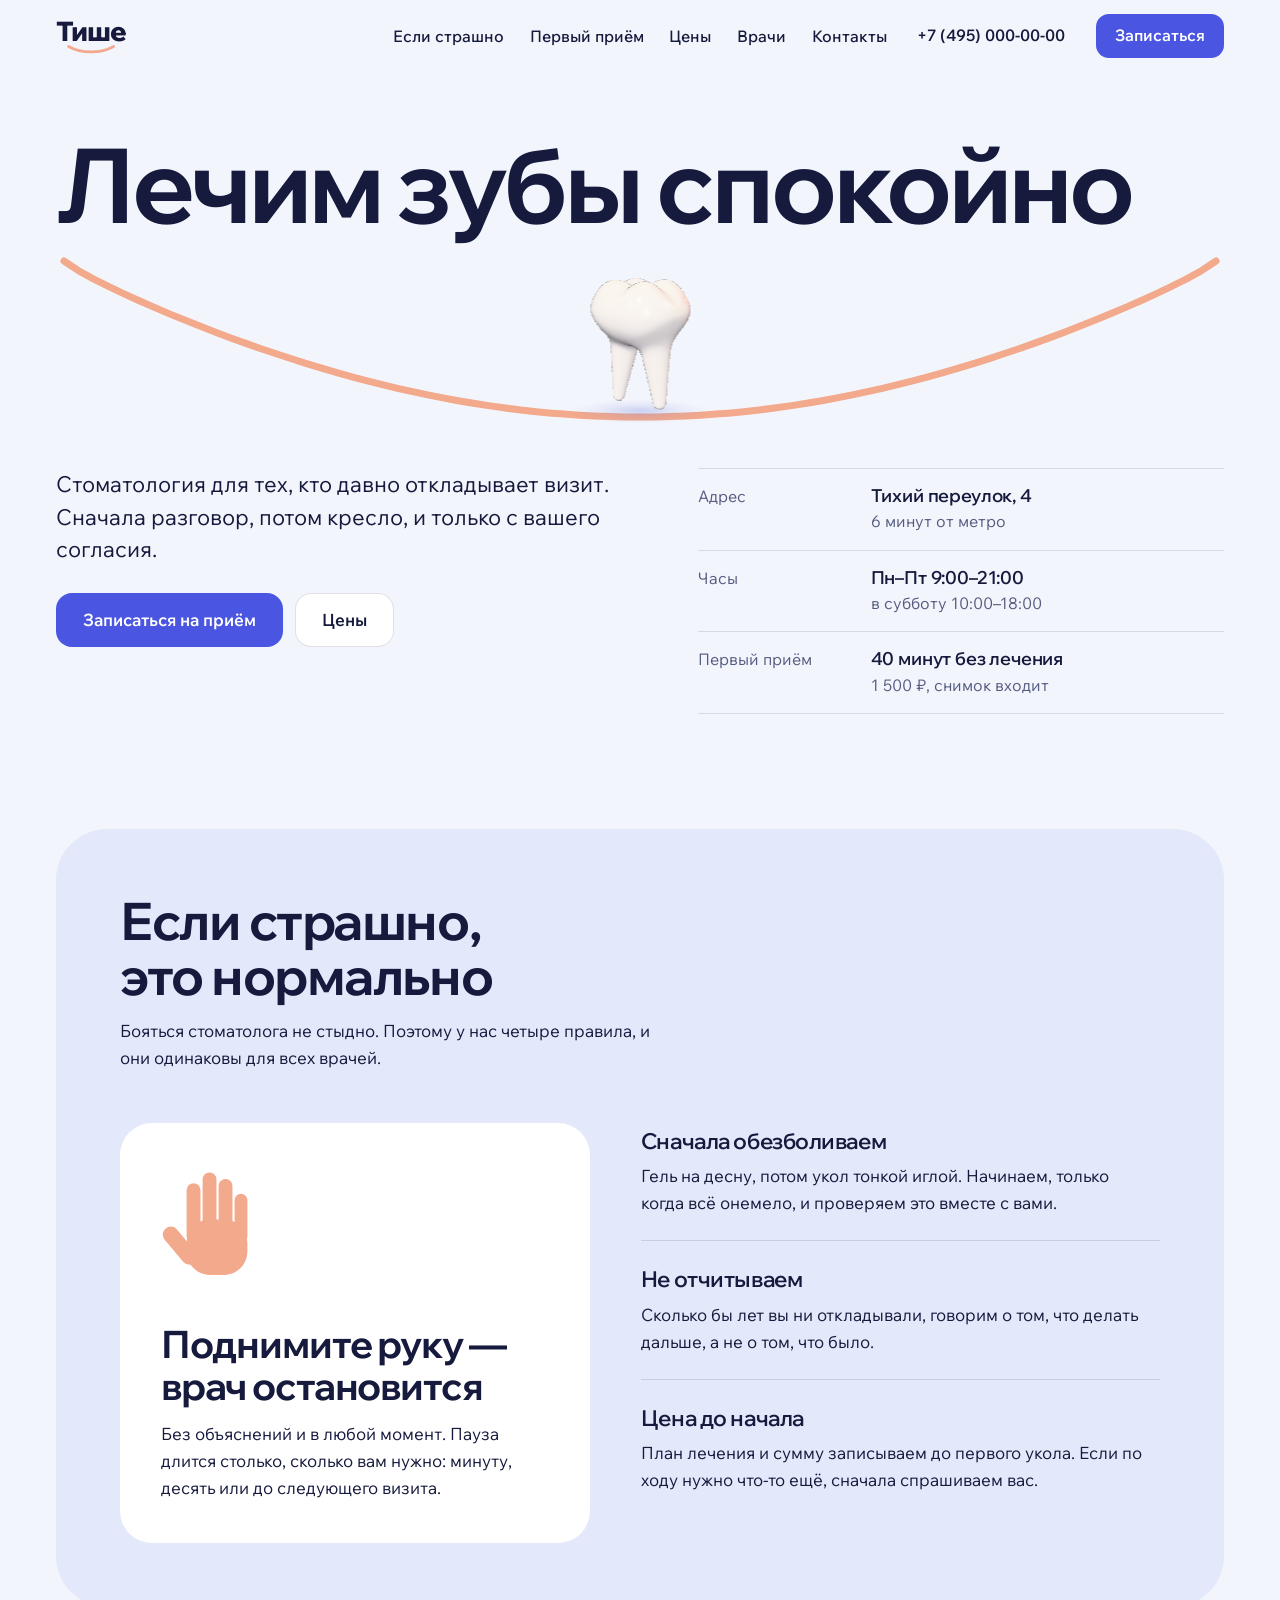
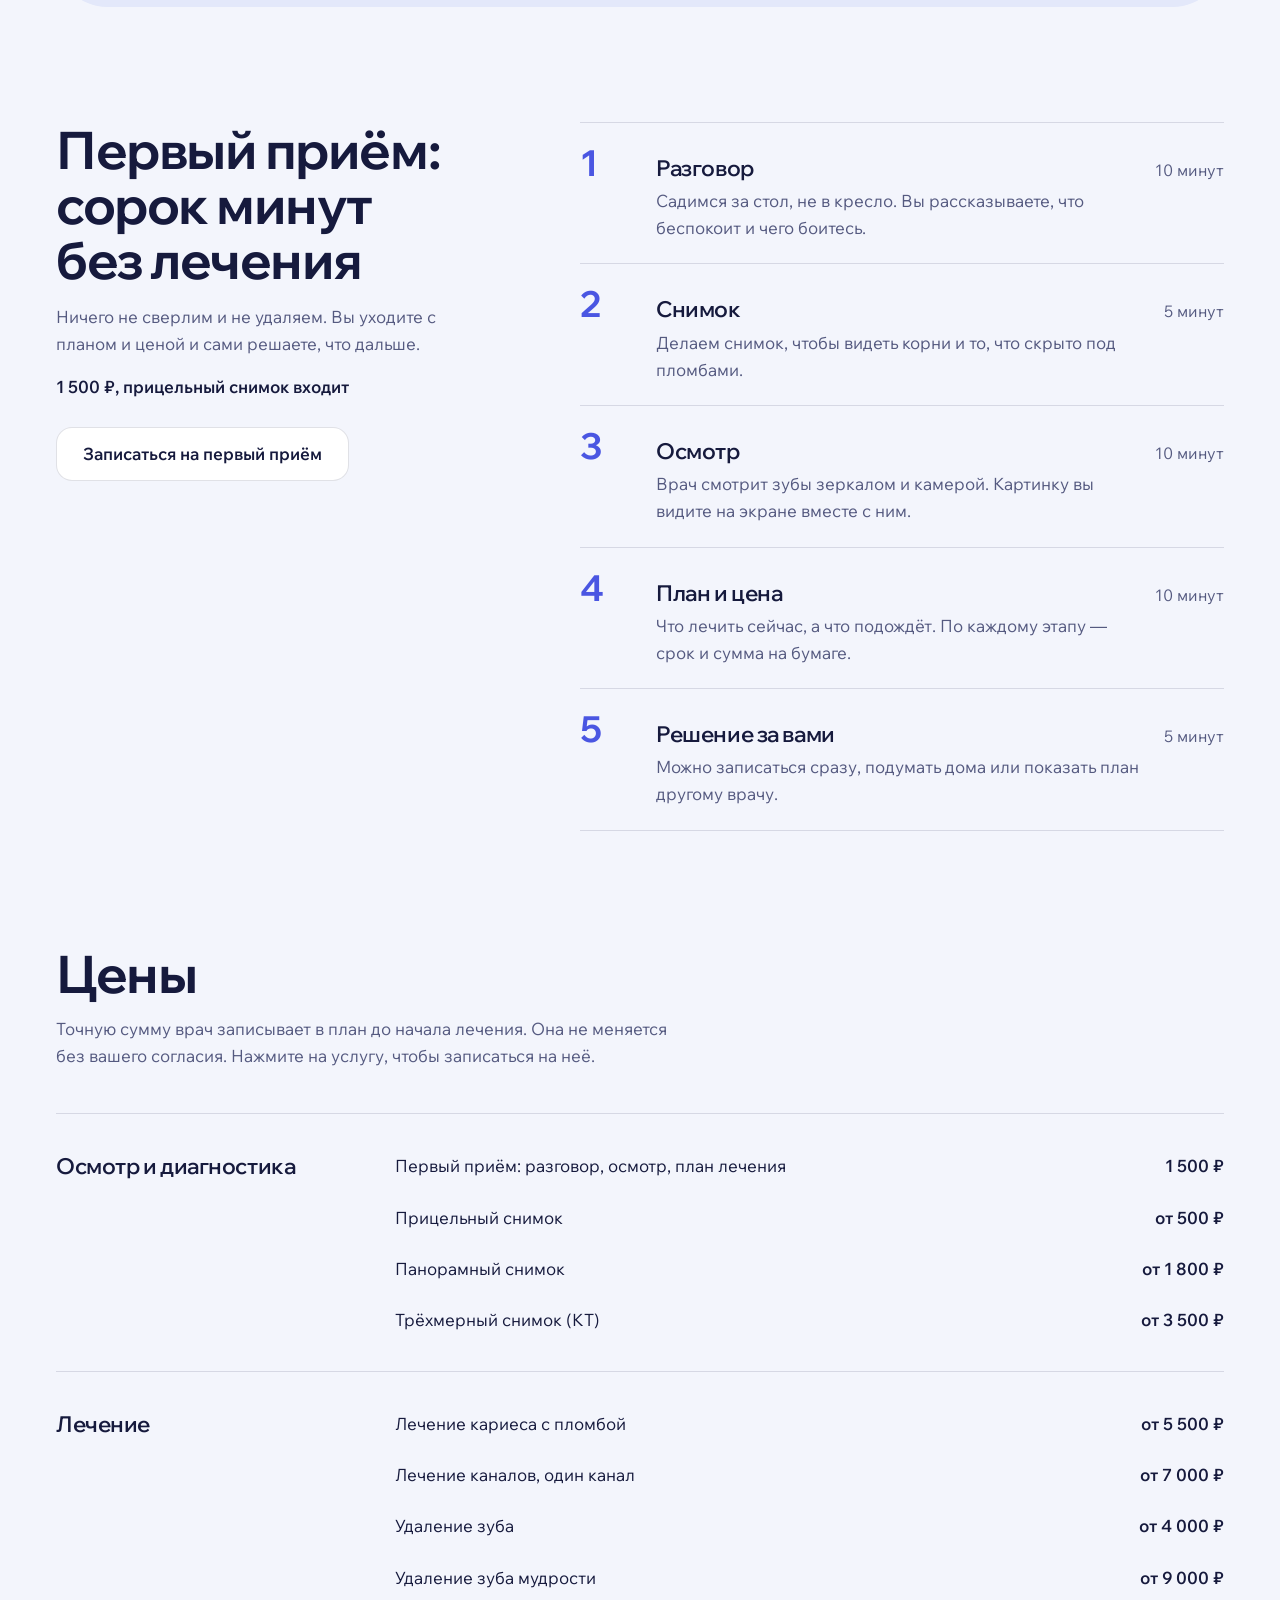
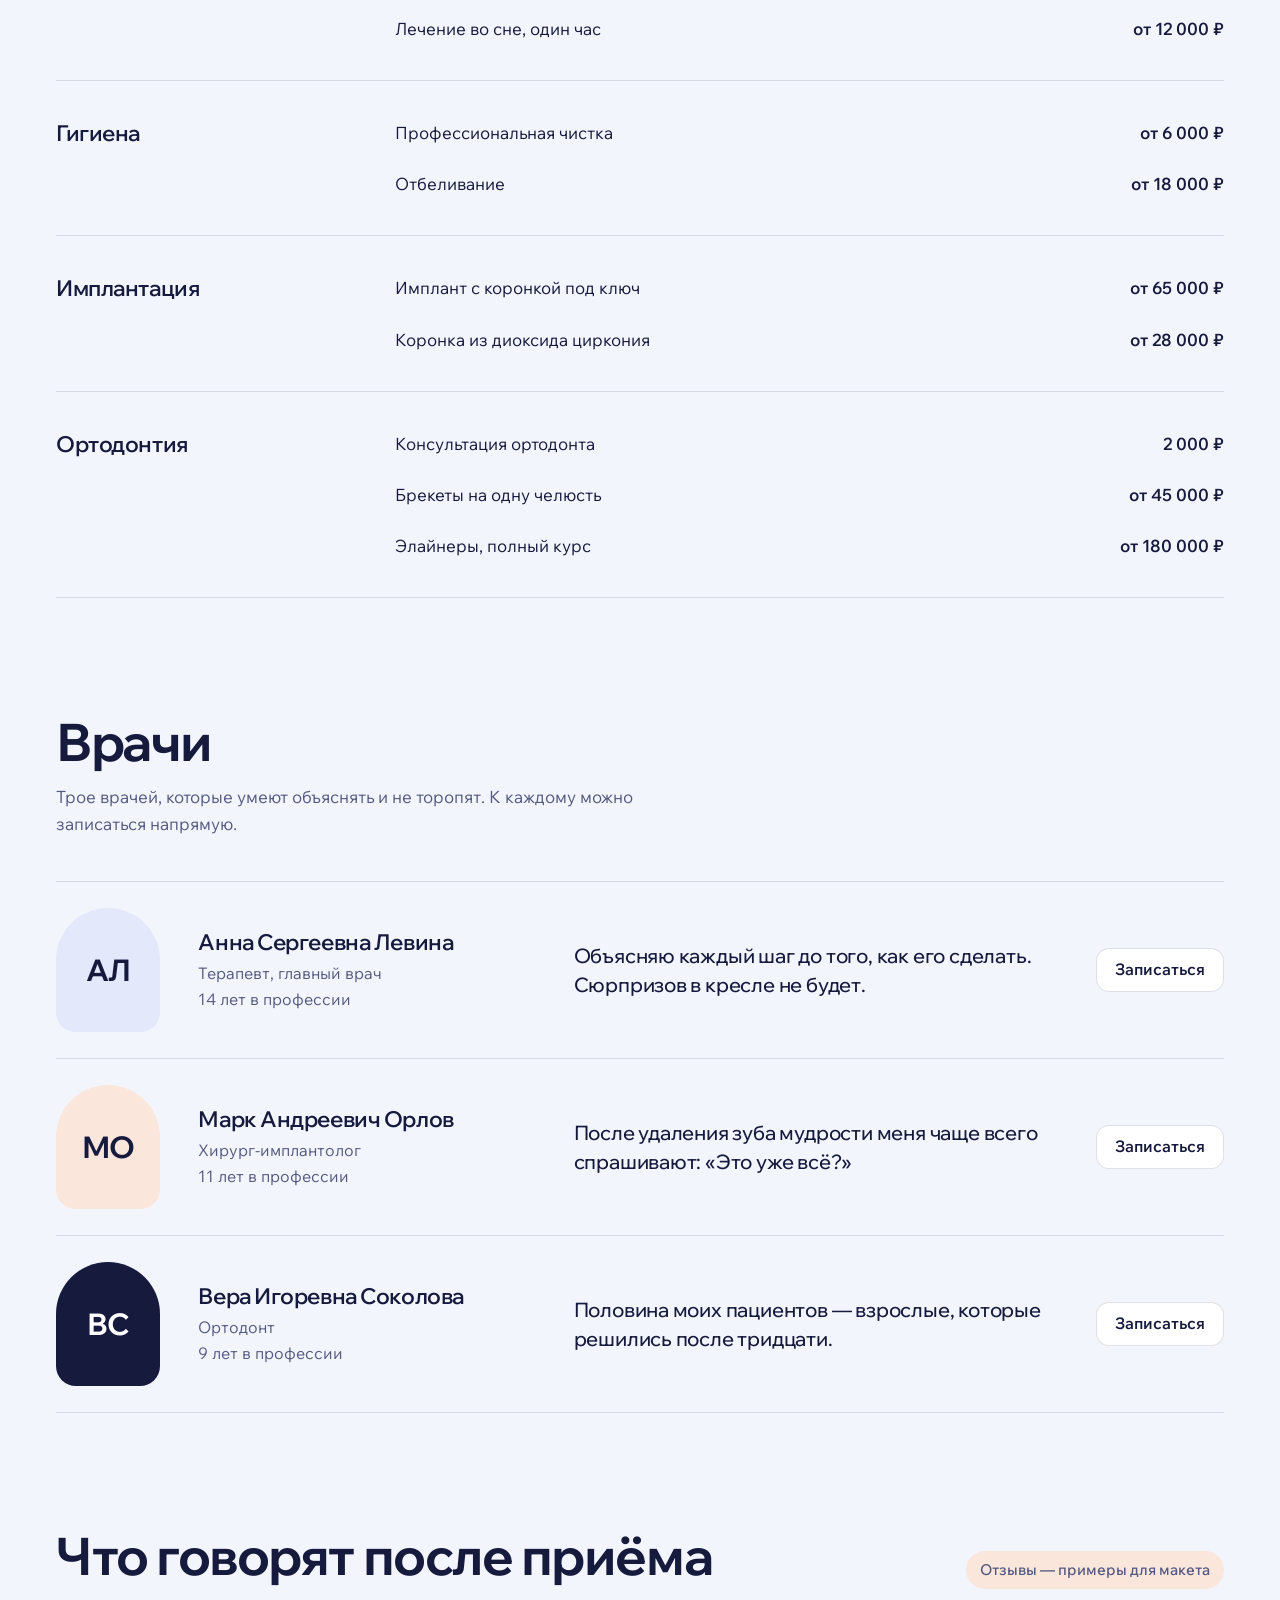
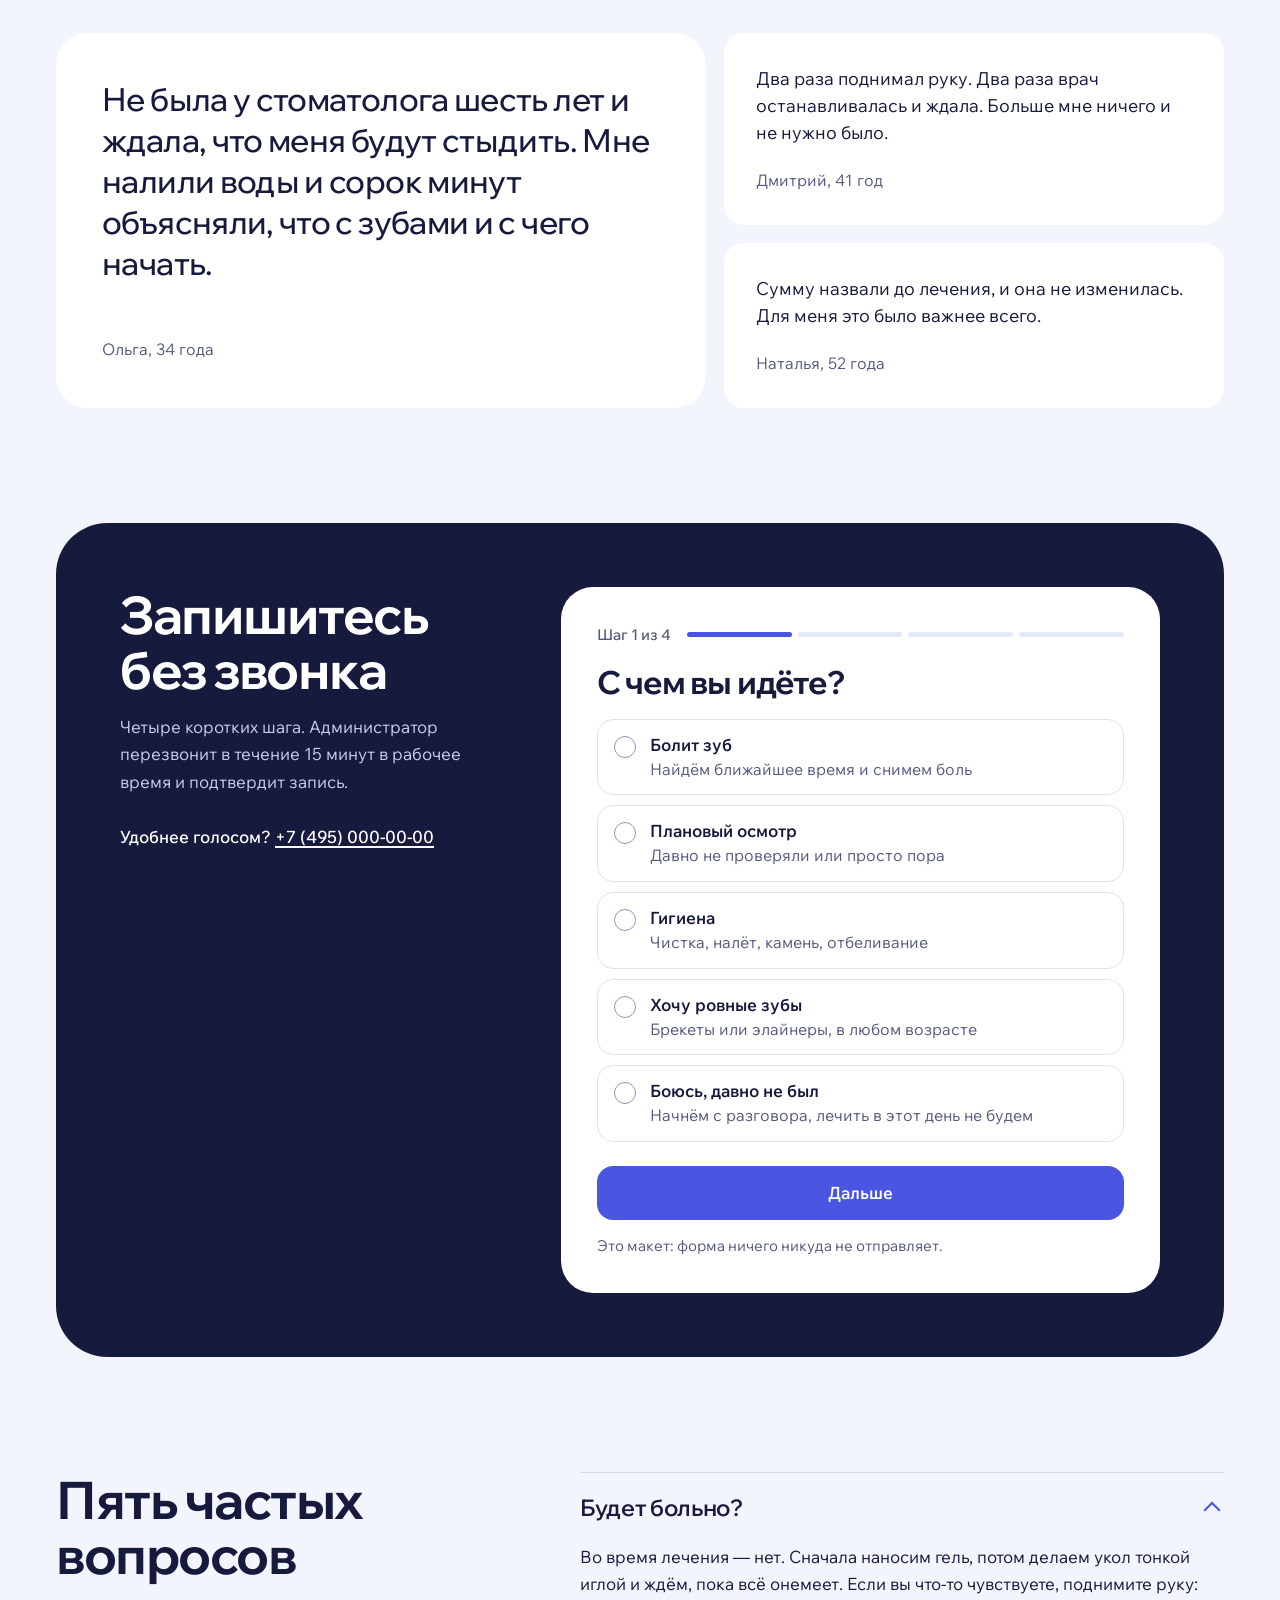
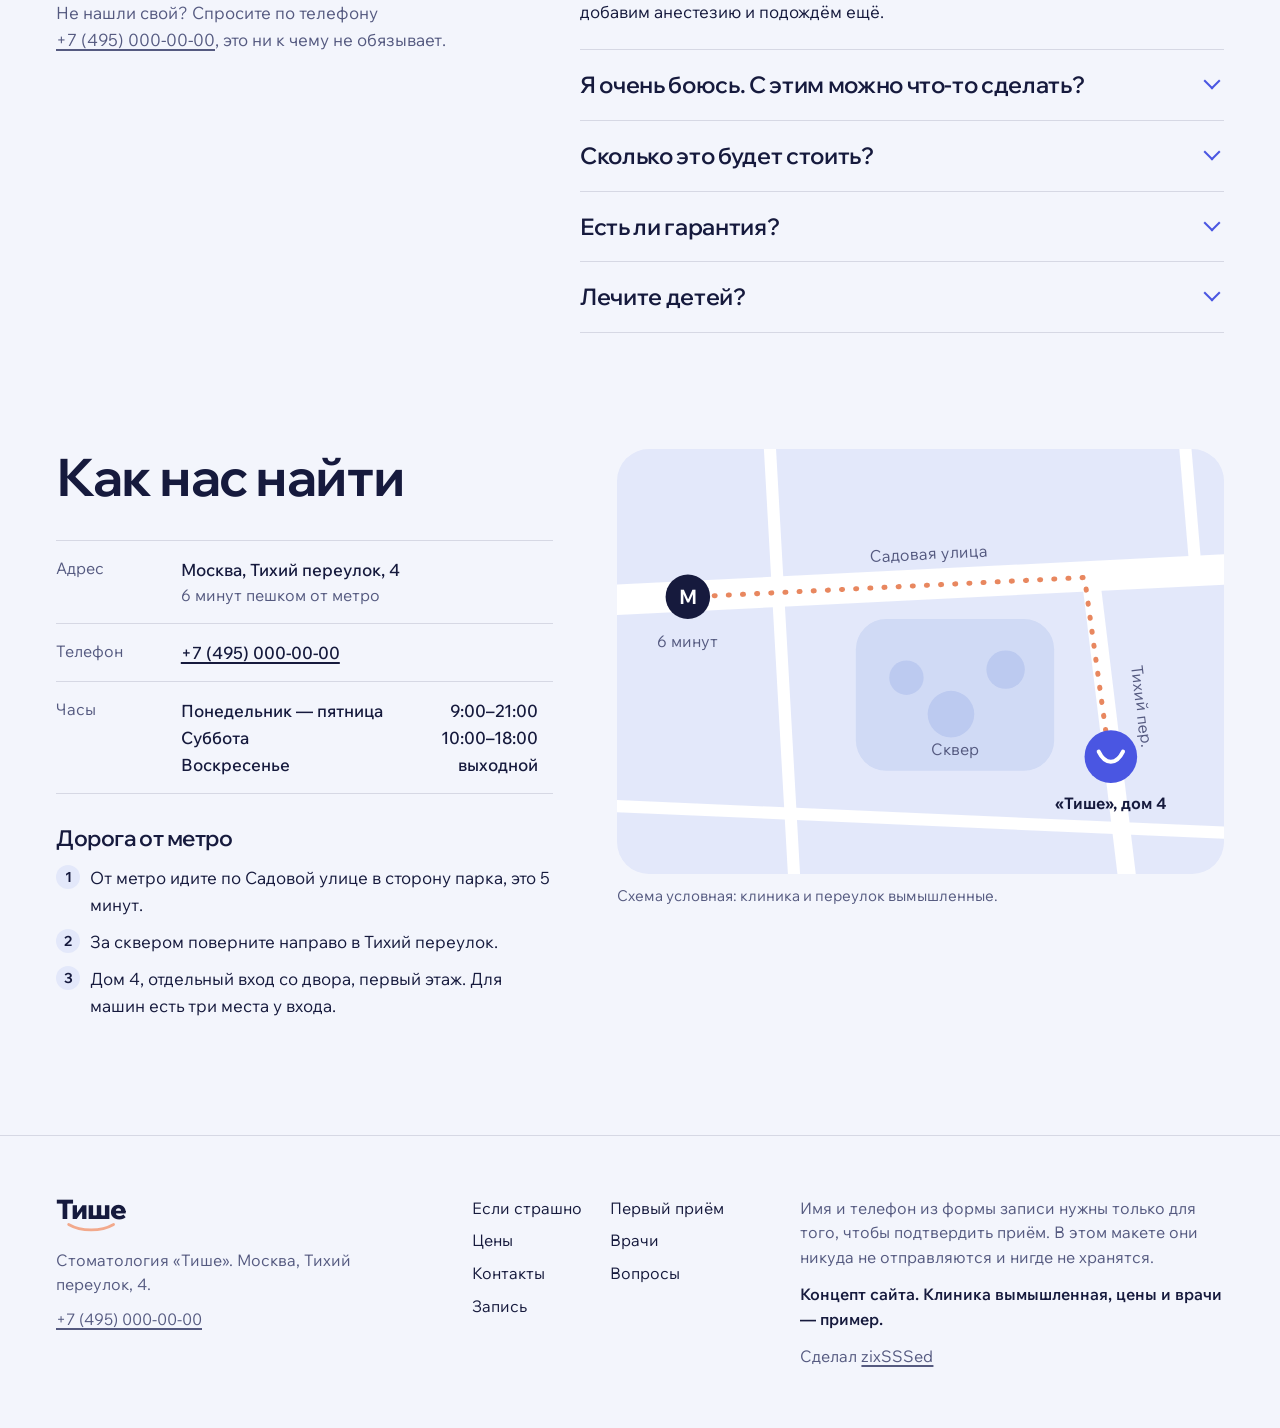
<file: demo/dental/index.html>
<!doctype html>
<html lang="ru">
  <head>
    <meta charset="UTF-8" />
    <meta name="viewport" content="width=device-width, initial-scale=1" />

    <title>«Тише» — стоматология для тех, кто боится стоматологов</title>
    <meta
      name="description"
      content="Лечим зубы спокойно: сначала разговор, потом кресло. Обезболиваем до любых действий, останавливаемся по поднятой руке, цену называем до лечения. Первый приём — 40 минут без лечения."
    />
    <!-- Клиника вымышленная, поэтому сайт закрыт от поисковиков -->
    <meta name="robots" content="noindex" />
    <meta name="theme-color" content="#f3f5fc" />
    <link rel="icon" href="/demo/dental/favicon.svg" type="image/svg+xml" />

    <meta property="og:type" content="website" />
    <meta property="og:locale" content="ru_RU" />
    <meta property="og:site_name" content="Стоматология «Тише»" />
    <meta property="og:title" content="«Тише» — лечим зубы спокойно" />
    <meta
      property="og:description"
      content="Стоматология для тех, кто давно откладывает визит. Сначала разговор, потом кресло. Первый приём — 40 минут без лечения."
    />
    <meta name="twitter:card" content="summary" />
    <script type="module" crossorigin src="/demo/dental/assets/index-C4-BYr-A.js"></script>
    <link rel="stylesheet" crossorigin href="/demo/dental/assets/index-DFeulRzC.css">
  </head>
  <body id="top">
    <div id="root"></div>
    <noscript>
      <p style="max-width: 560px; margin: 14vh auto; padding: 0 24px; font: 18px/1.5 system-ui, sans-serif; color: #161a3d">
        Сайту нужен JavaScript. Включите его в браузере или позвоните: +7 (495) 000-00-00.
      </p>
    </noscript>
  </body>
</html>
</file>
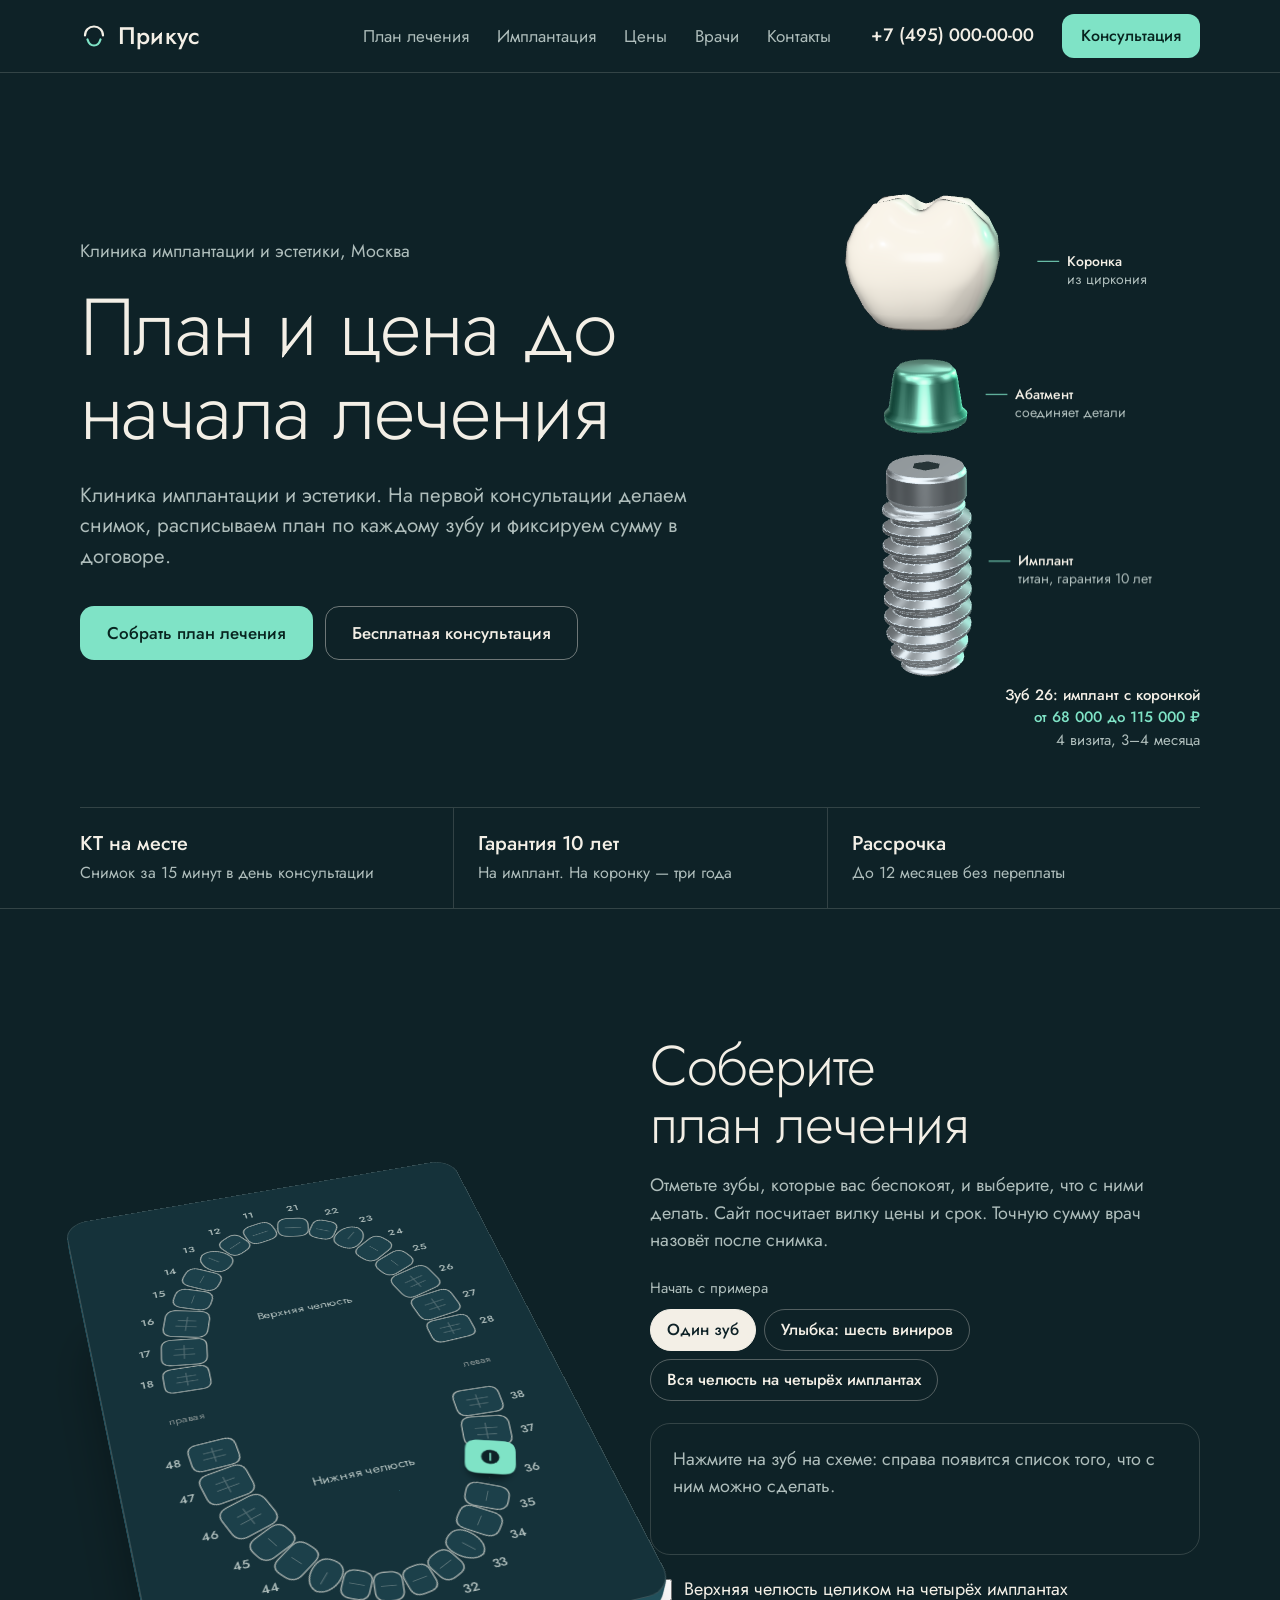
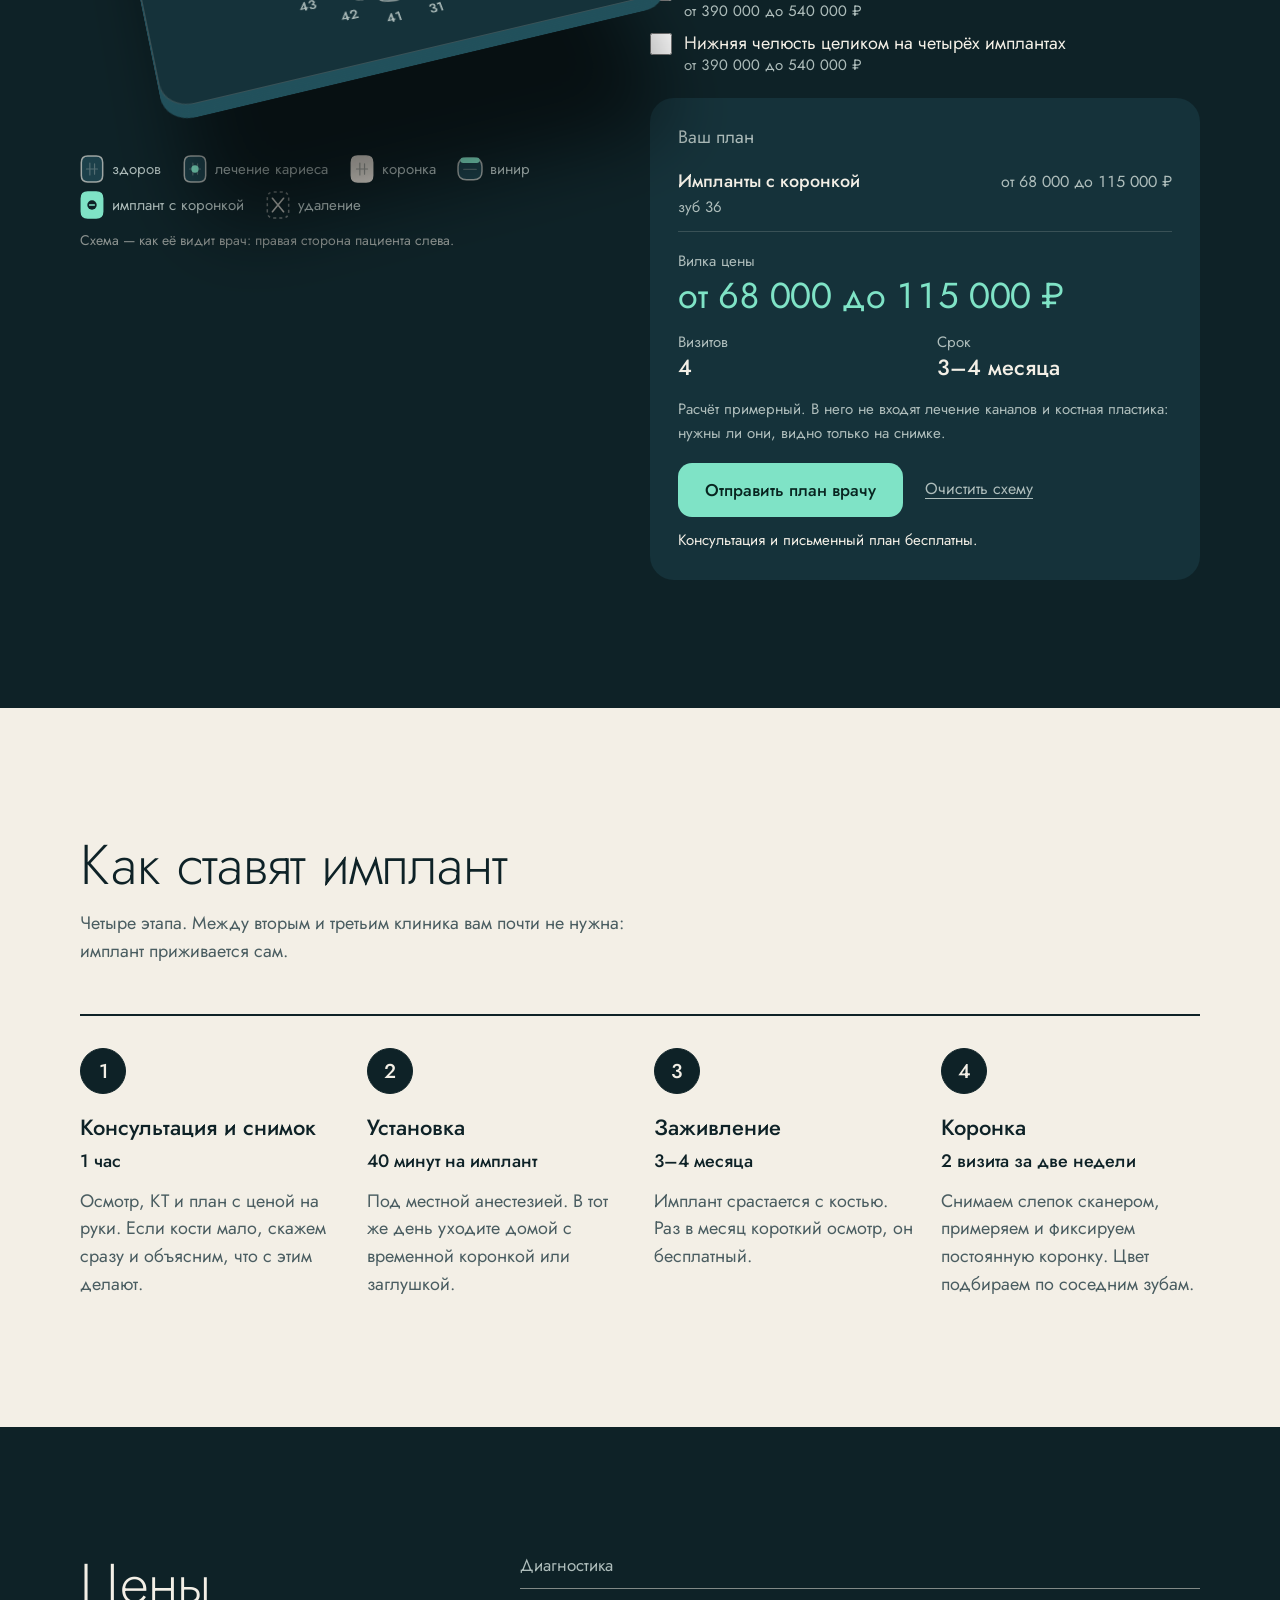
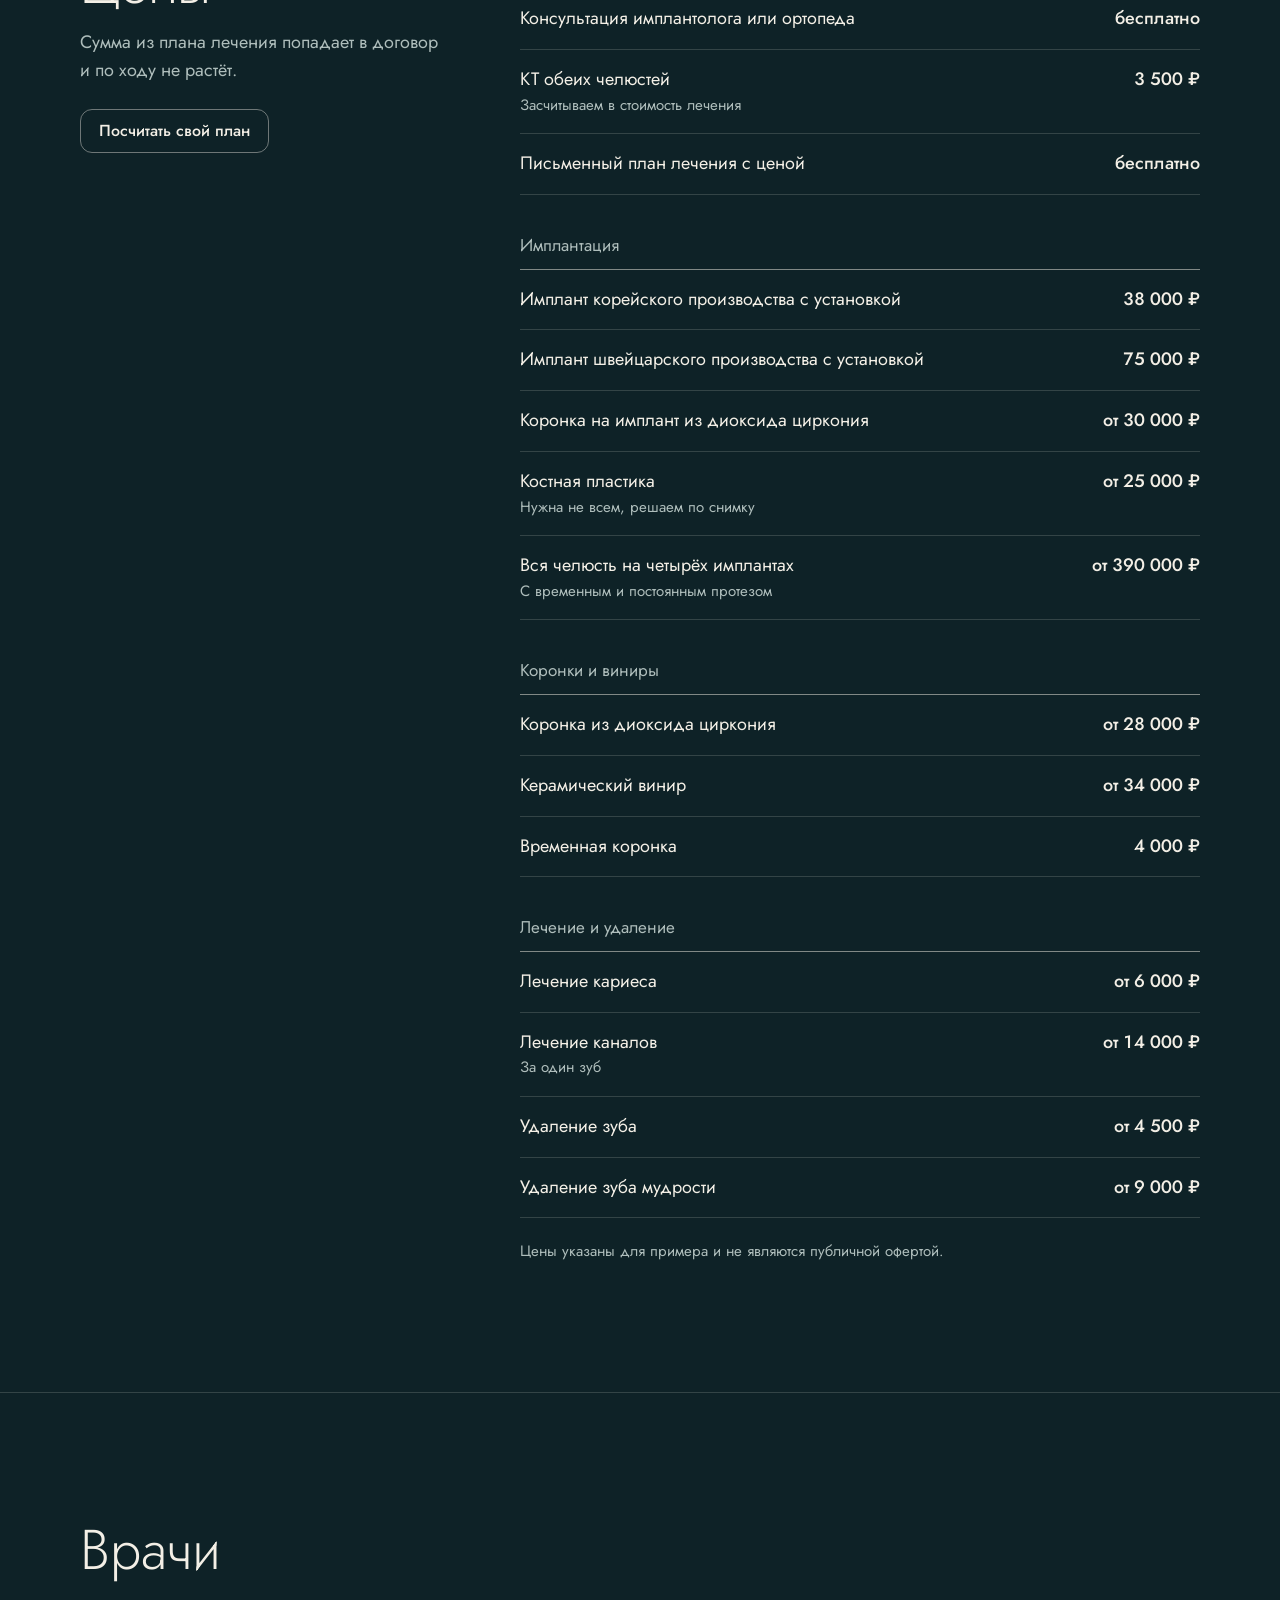
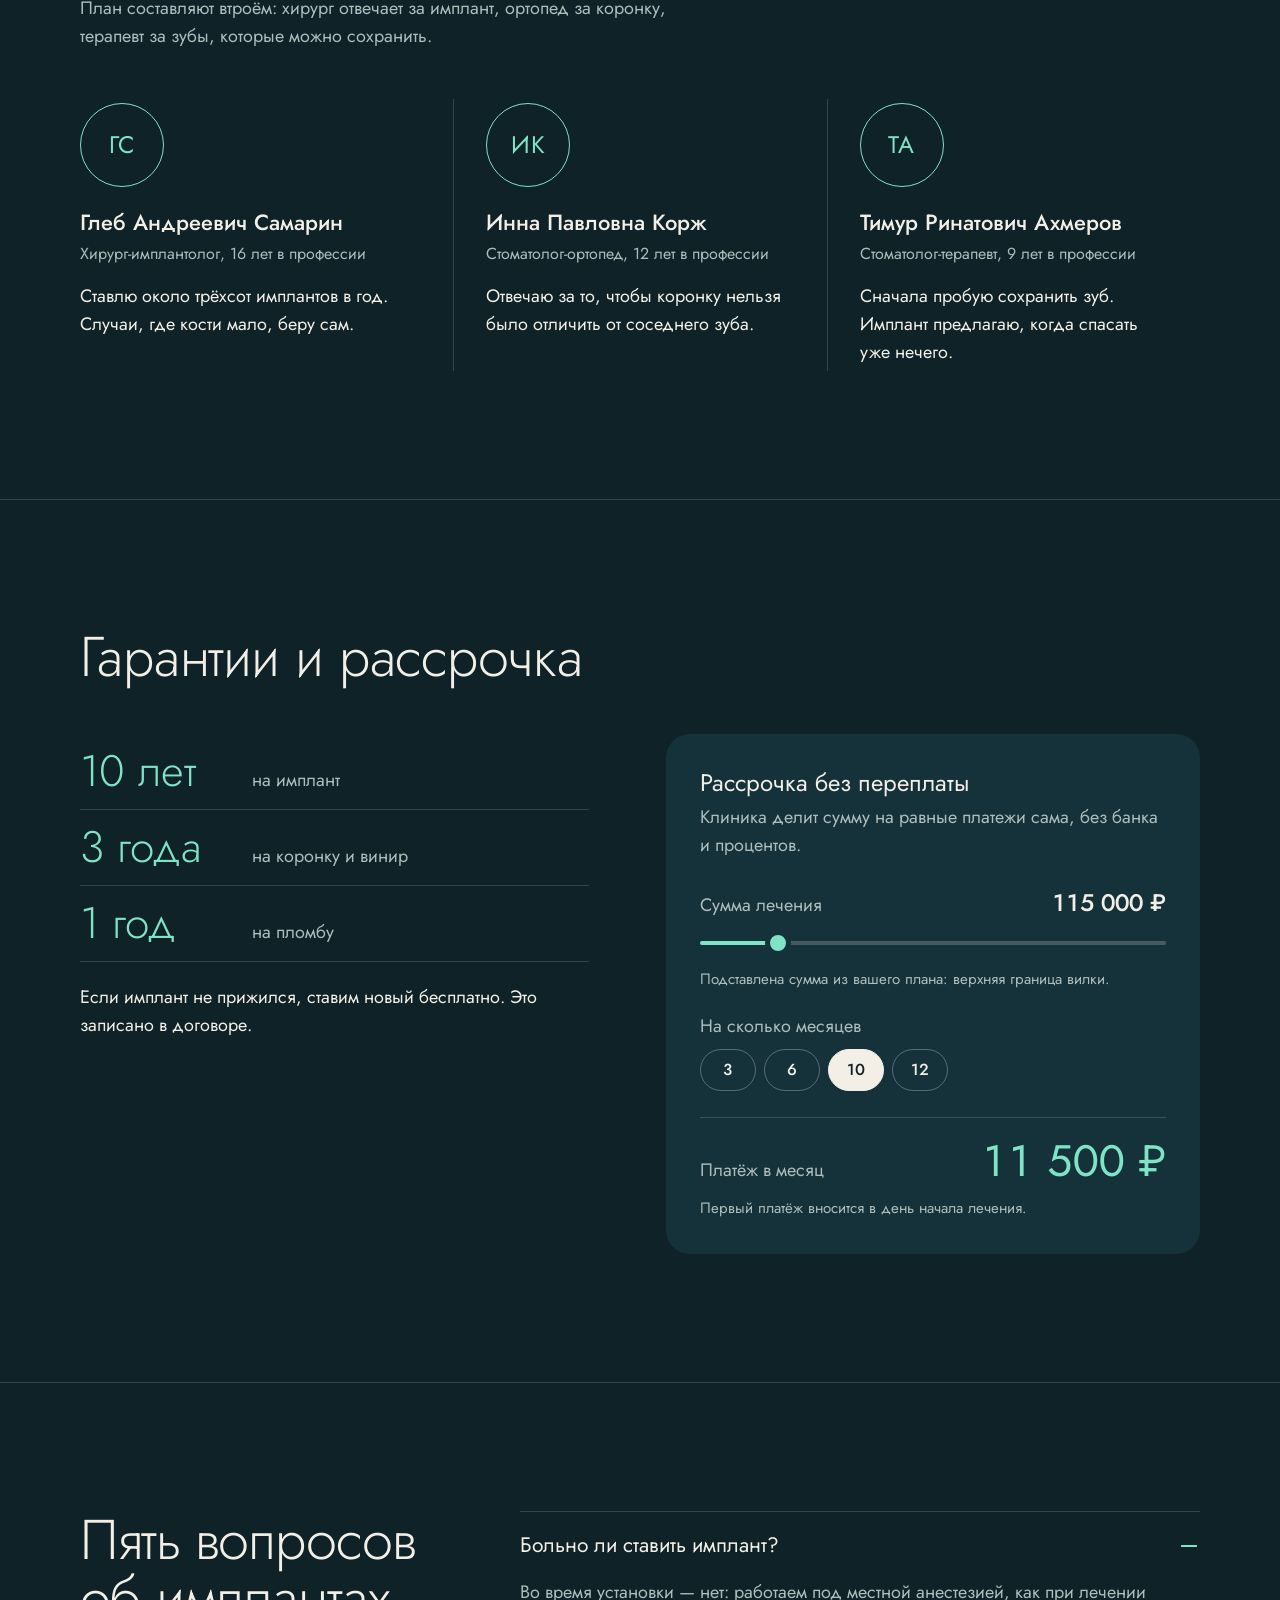
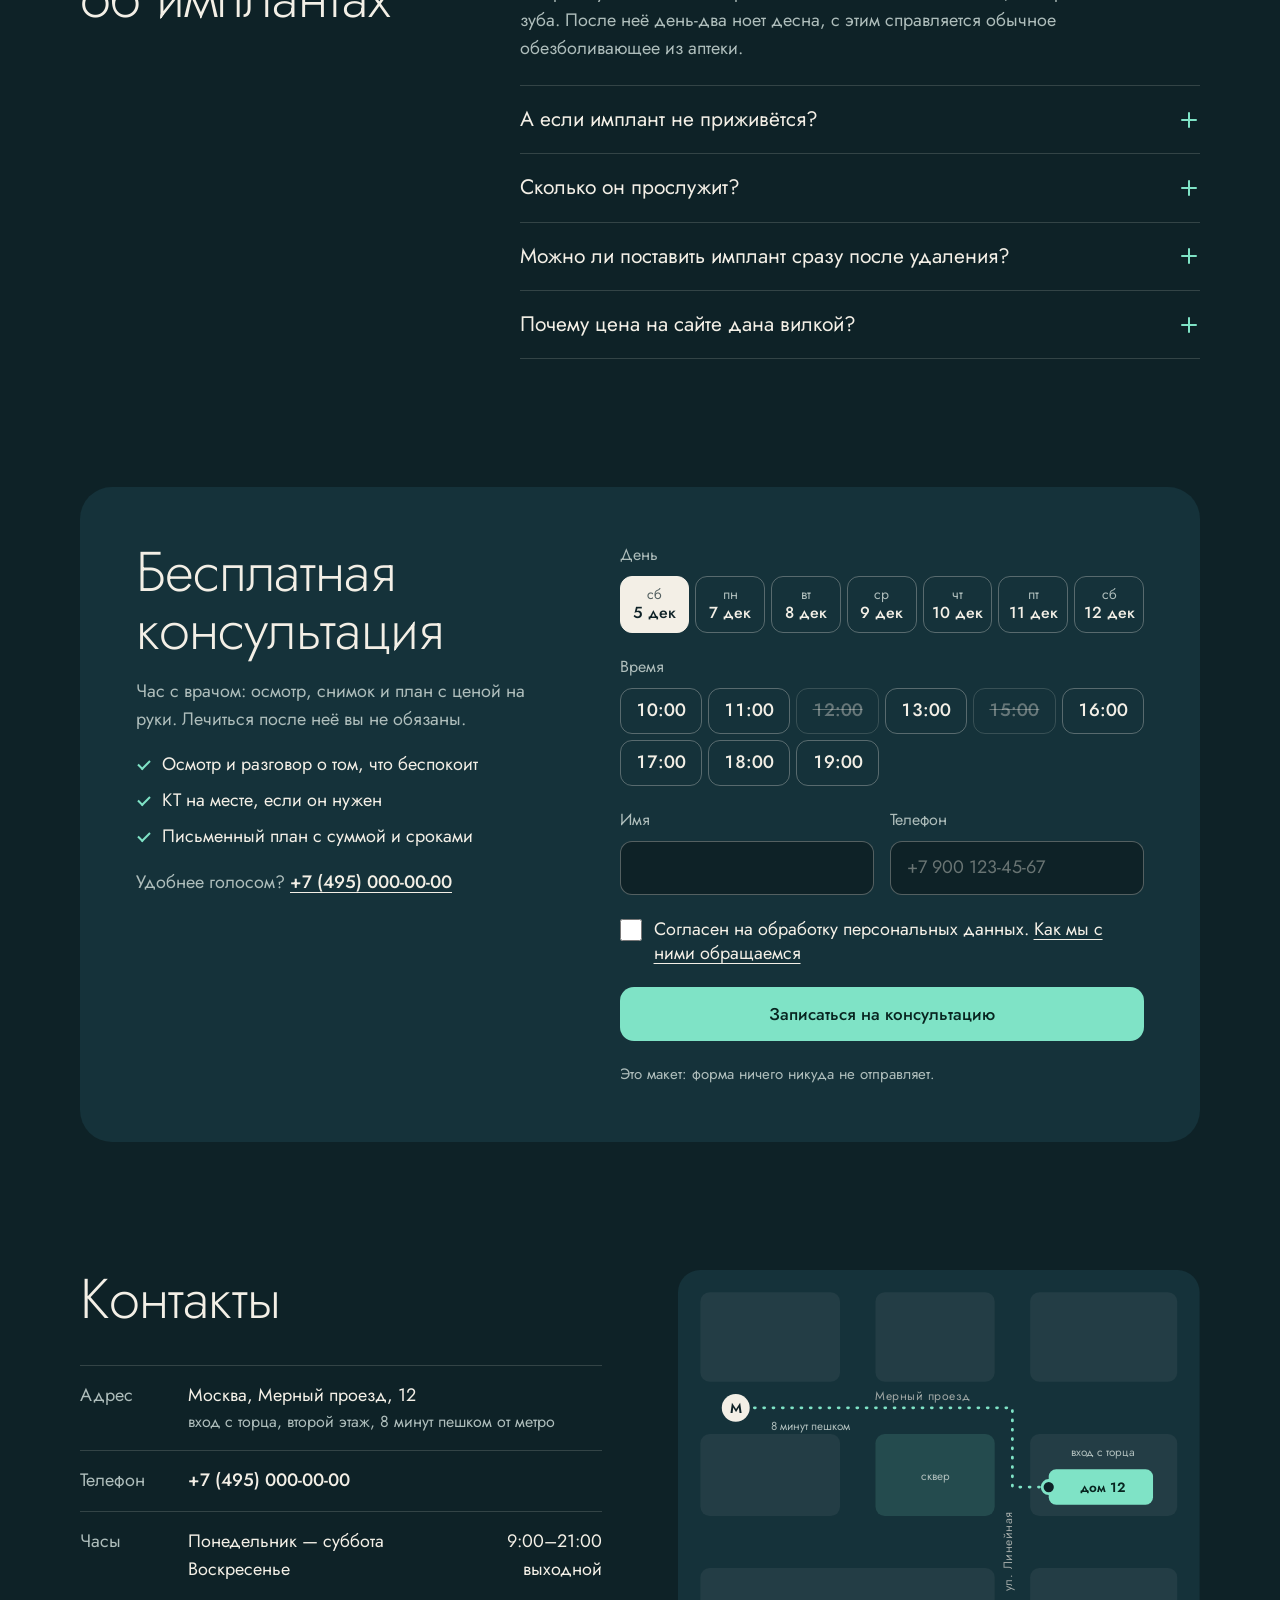
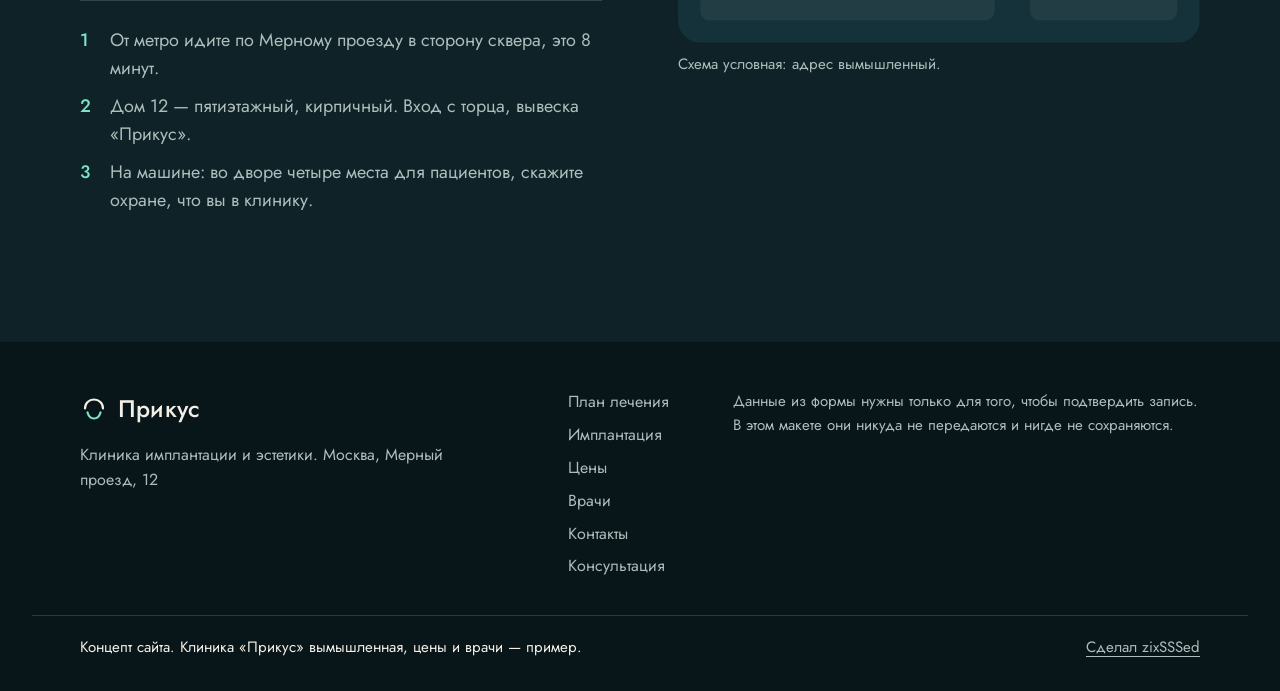
<file: demo/implant/index.html>
<!doctype html>
<html lang="ru">
  <head>
    <meta charset="UTF-8" />
    <meta name="viewport" content="width=device-width, initial-scale=1" />

    <title>«Прикус» — имплантация и эстетика: план и цена до начала лечения</title>
    <meta
      name="description"
      content="Клиника имплантации и эстетики. Отметьте зубы на схеме и получите вилку цены и срок. На бесплатной консультации делаем снимок и фиксируем сумму в договоре."
    />
    <!-- Клиника вымышленная, поэтому сайт закрыт от поисковиков -->
    <meta name="robots" content="noindex" />
    <meta name="theme-color" content="#0e2227" />
    <link rel="icon" href="/demo/implant/favicon.svg" type="image/svg+xml" />

    <meta property="og:type" content="website" />
    <meta property="og:locale" content="ru_RU" />
    <meta property="og:site_name" content="Клиника «Прикус»" />
    <meta property="og:title" content="«Прикус» — план и цена до начала лечения" />
    <meta
      property="og:description"
      content="Импланты, коронки и виниры. Соберите план лечения на схеме зубов и узнайте вилку цены до звонка в клинику."
    />
    <meta name="twitter:card" content="summary" />
    <script type="module" crossorigin src="/demo/implant/assets/index-C30jLnSe.js"></script>
    <link rel="stylesheet" crossorigin href="/demo/implant/assets/index-BOM5Pag-.css">
  </head>
  <body id="top">
    <div id="root"></div>
    <noscript>
      <p style="max-width: 560px; margin: 14vh auto; padding: 0 24px; font: 18px/1.5 system-ui, sans-serif; color: #f3efe6">
        Сайту нужен JavaScript. Включите его в браузере или позвоните: +7 (495) 000-00-00.
      </p>
    </noscript>
  </body>
</html>
</file>
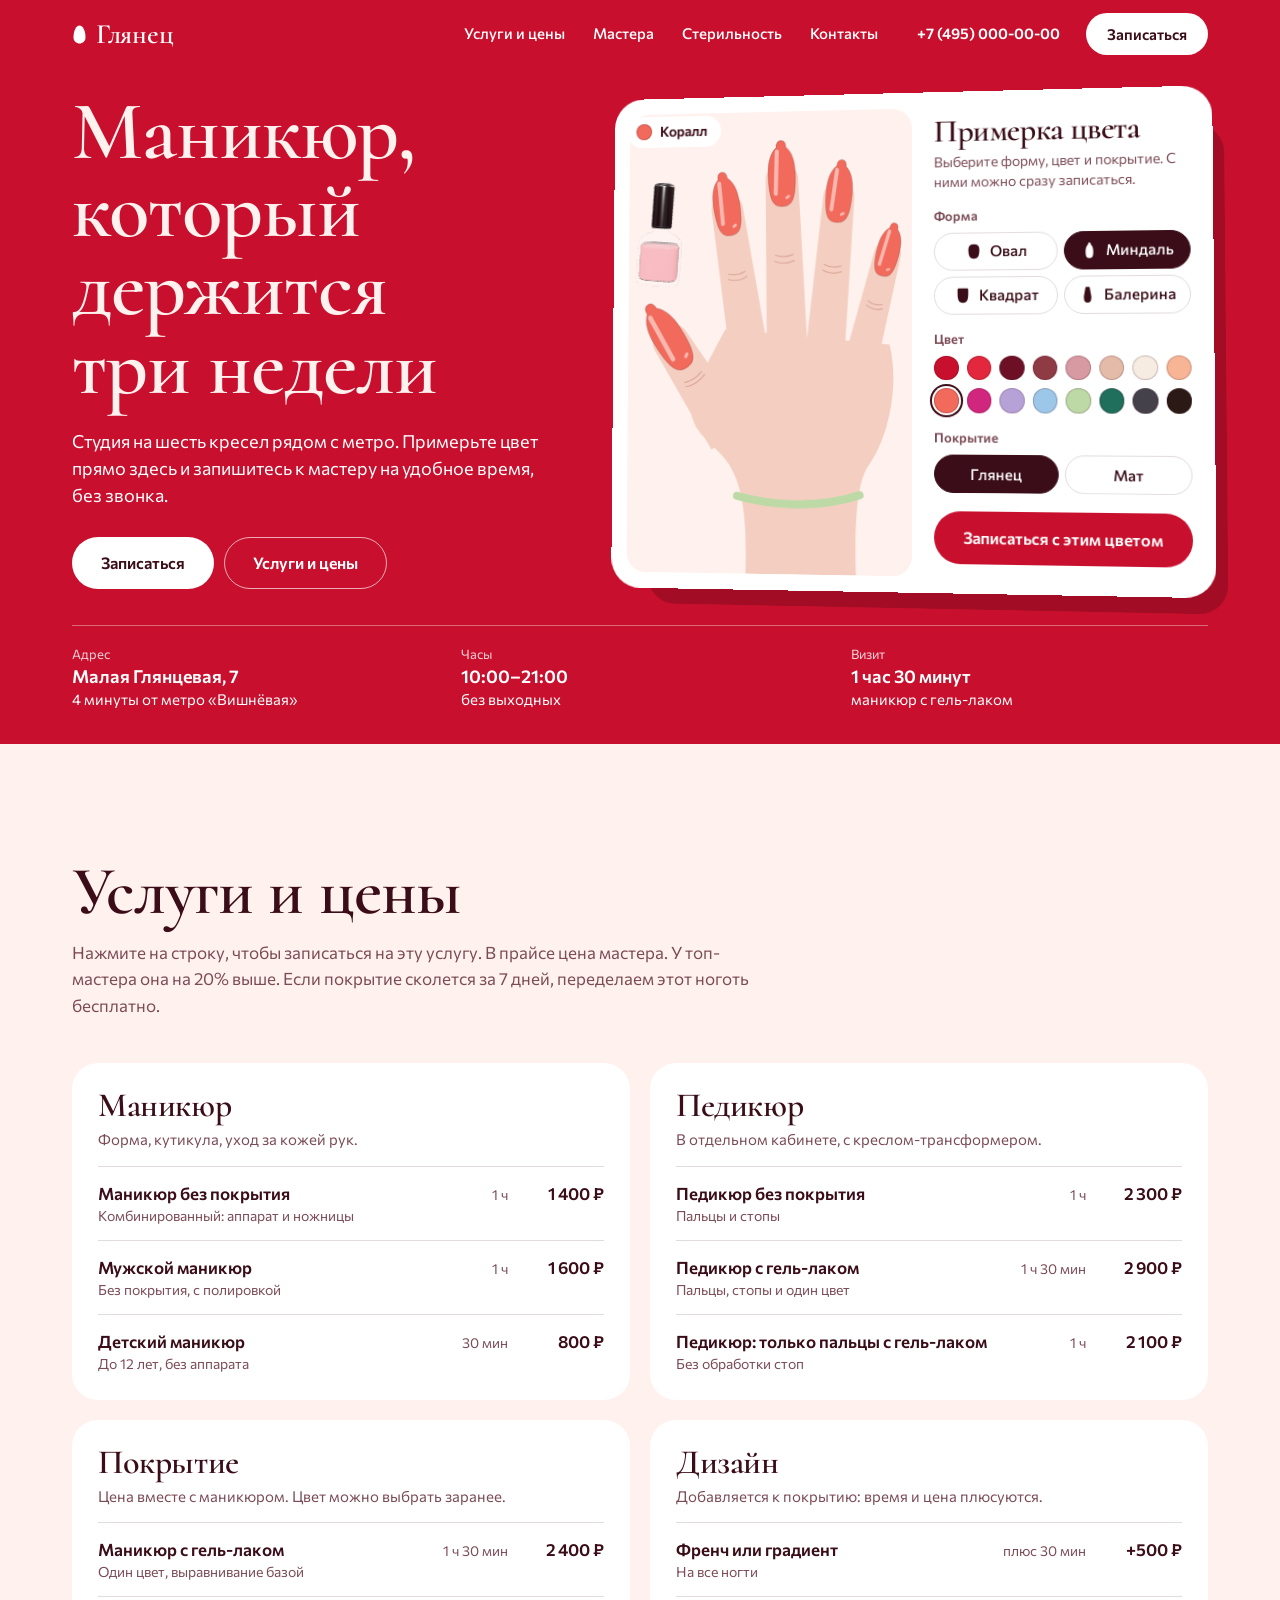
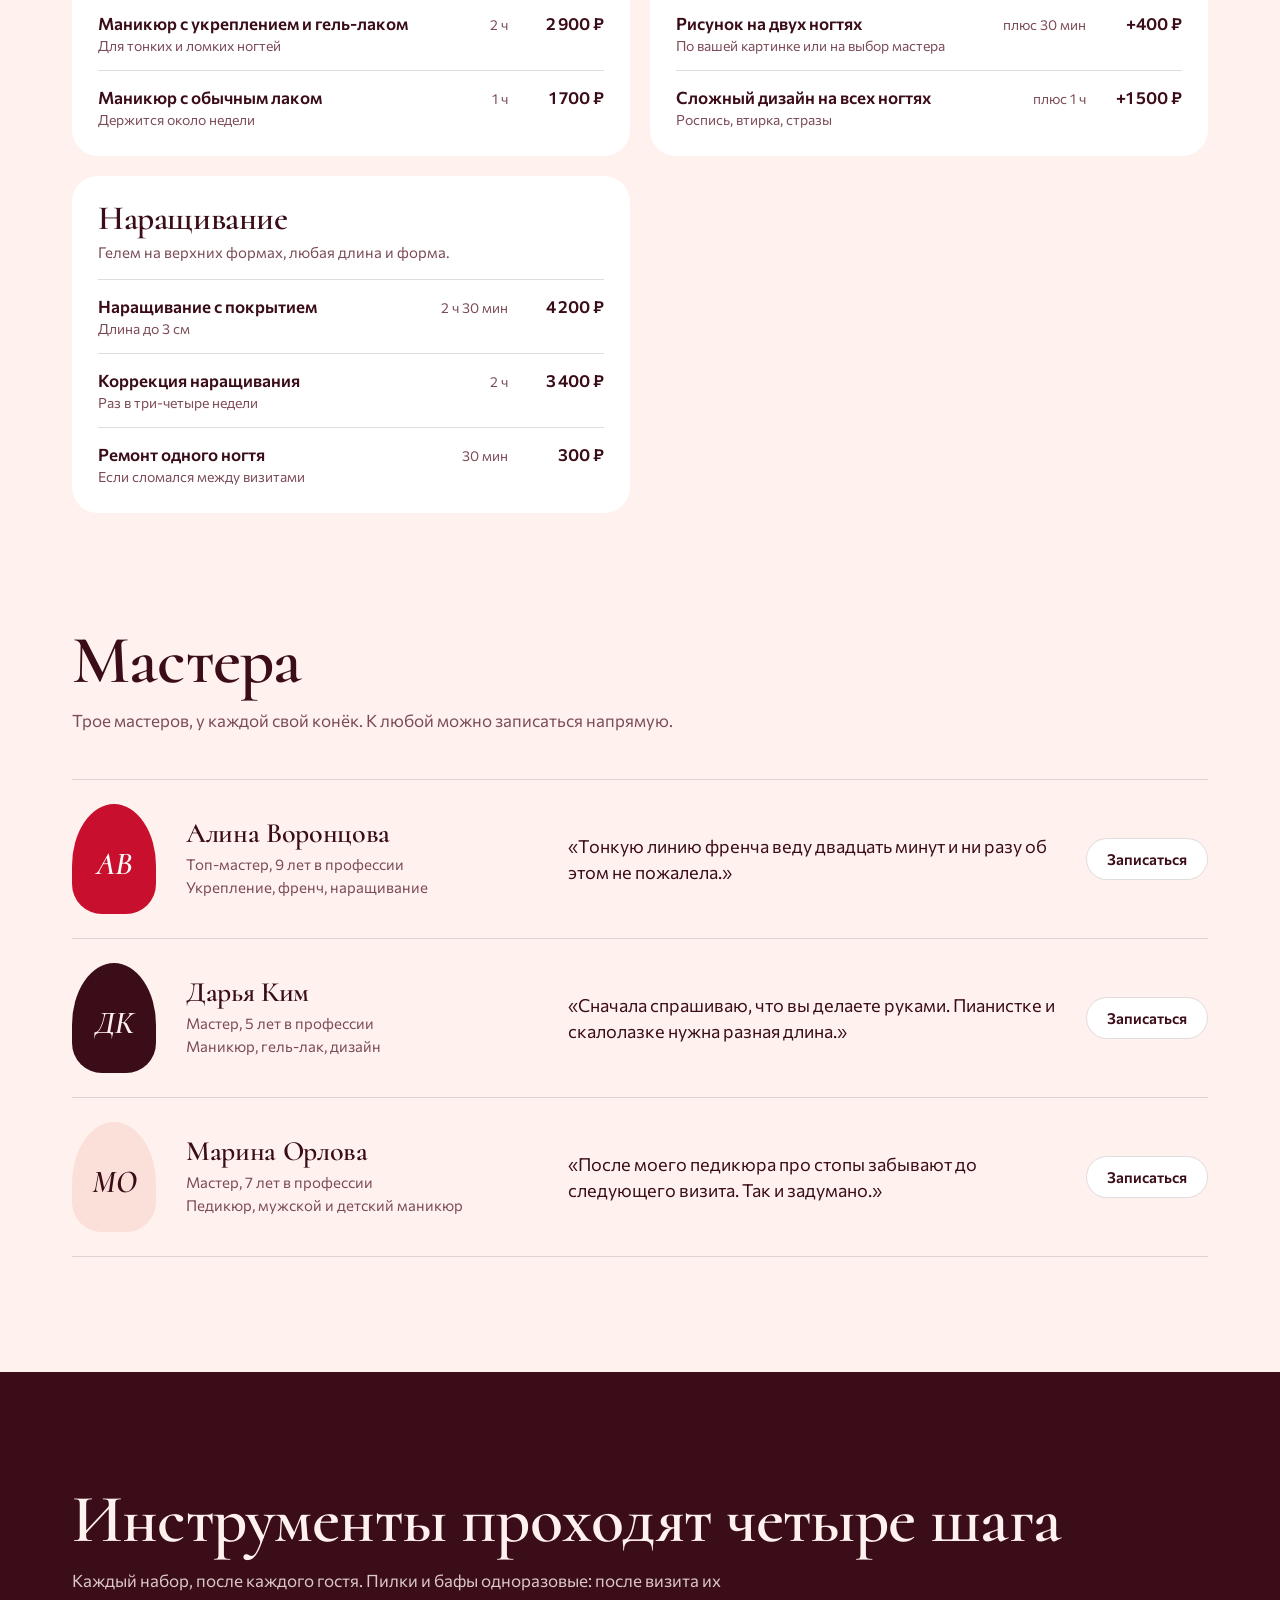
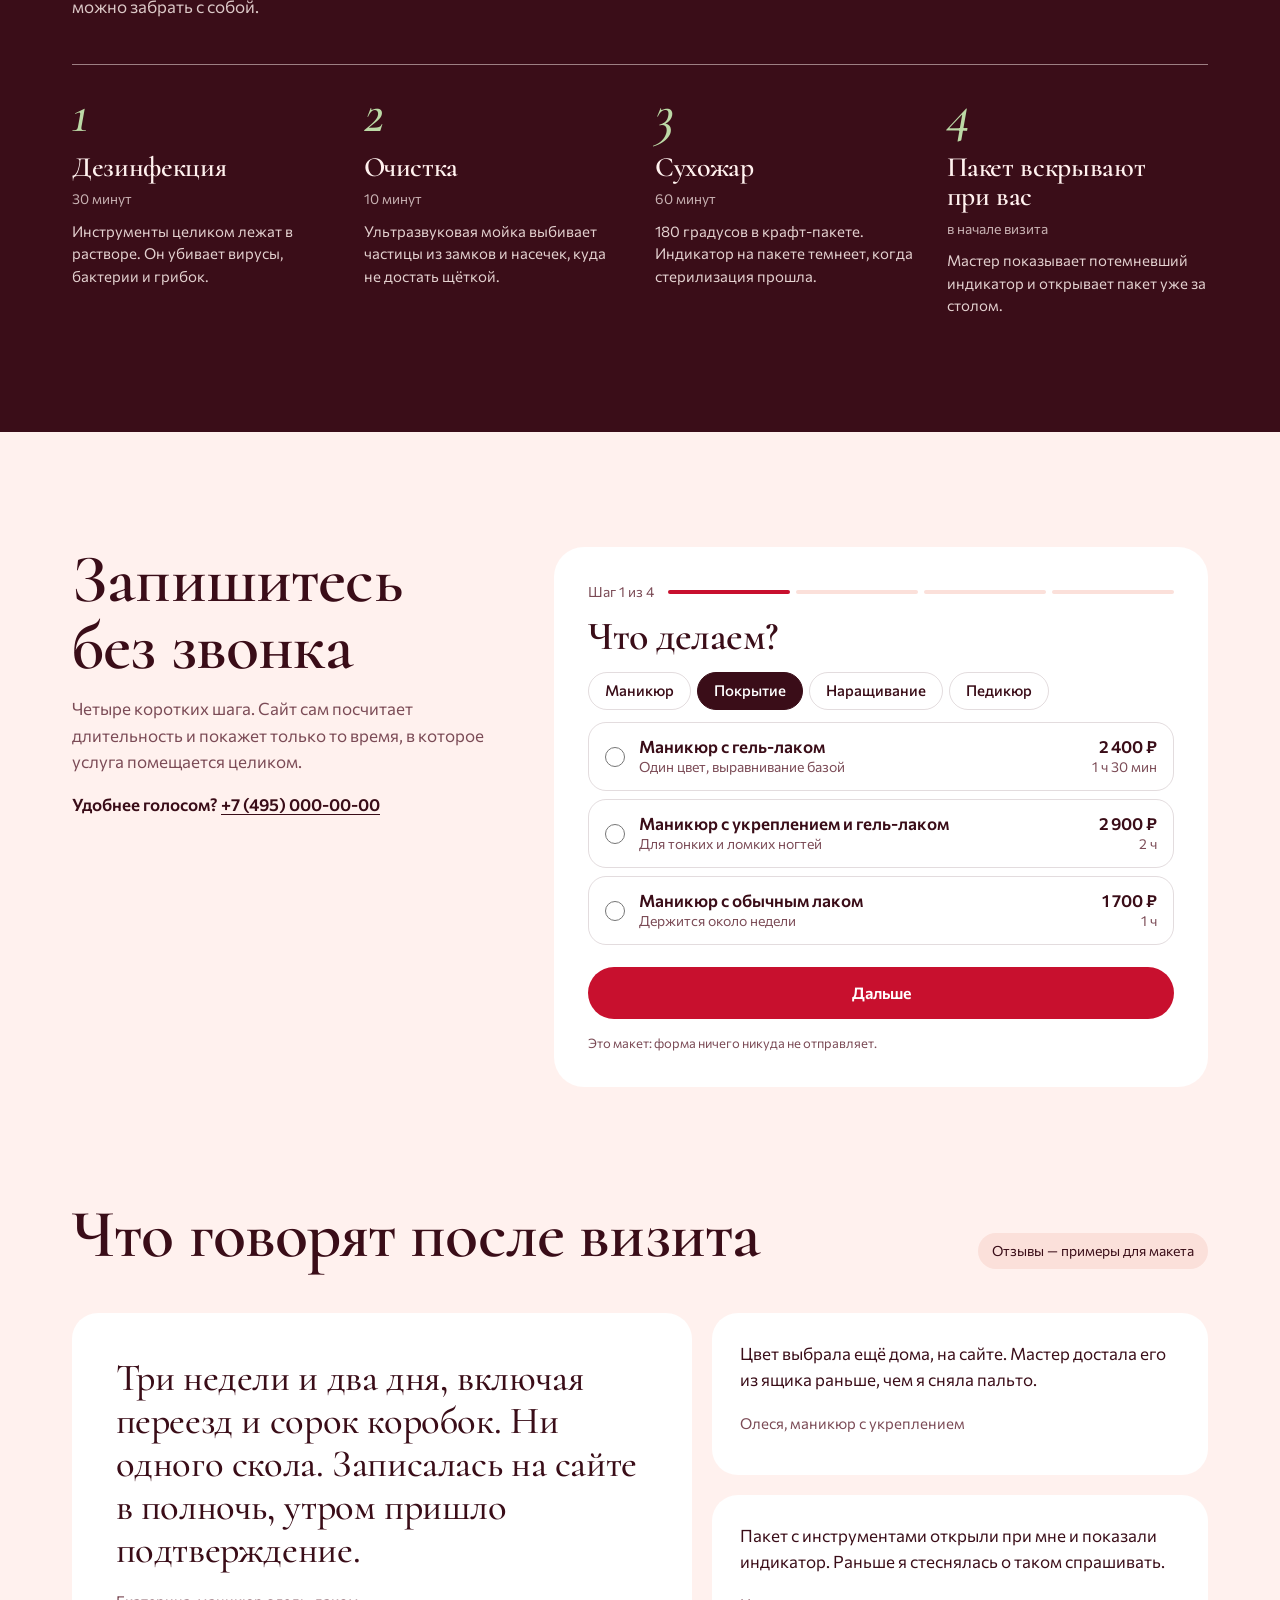
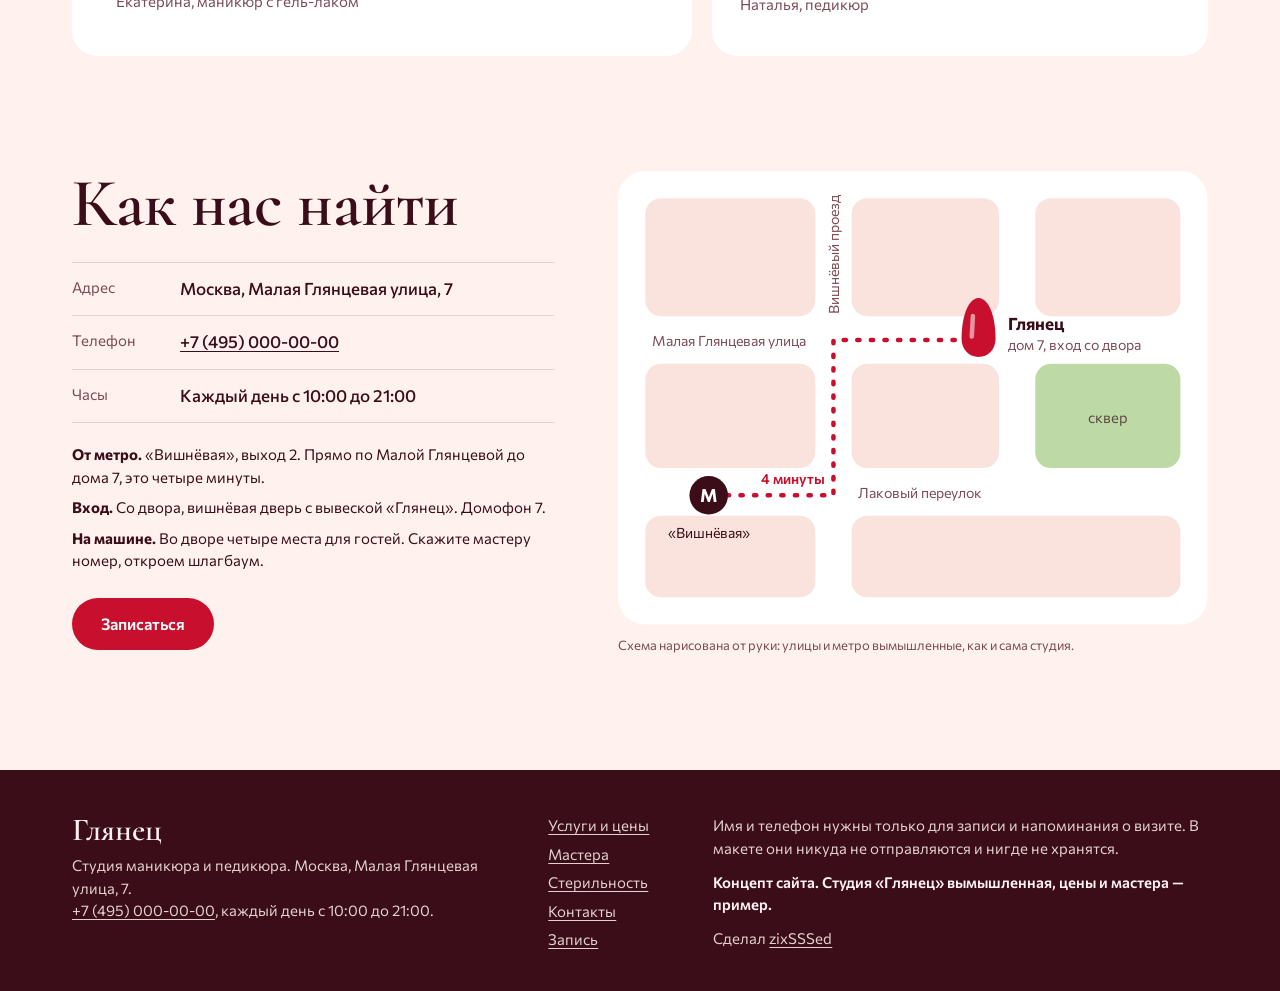
<file: demo/nails/index.html>
<!doctype html>
<html lang="ru">
  <head>
    <meta charset="UTF-8" />
    <meta name="viewport" content="width=device-width, initial-scale=1" />

    <title>«Глянец» — студия маникюра: примерьте цвет и запишитесь онлайн</title>
    <meta
      name="description"
      content="Маникюр с гель-лаком, который держится три недели. Примерьте цвет и форму прямо на сайте, выберите мастера и время без звонка. Каждый день с 10:00 до 21:00."
    />
    <!-- Студия вымышленная, поэтому сайт закрыт от поисковиков -->
    <meta name="robots" content="noindex" />
    <meta name="theme-color" content="#c8102e" />
    <link rel="icon" href="/demo/nails/favicon.svg" type="image/svg+xml" />

    <meta property="og:type" content="website" />
    <meta property="og:locale" content="ru_RU" />
    <meta property="og:site_name" content="Студия маникюра «Глянец»" />
    <meta property="og:title" content="«Глянец» — маникюр, который держится три недели" />
    <meta
      property="og:description"
      content="Примерьте цвет и форму ногтей на сайте и запишитесь к мастеру на удобное время, без звонка."
    />
    <meta name="twitter:card" content="summary" />
    <script type="module" crossorigin src="/demo/nails/assets/index-pq9fj4g_.js"></script>
    <link rel="stylesheet" crossorigin href="/demo/nails/assets/index-DXmt1N5E.css">
  </head>
  <body id="top">
    <div id="root"></div>
    <noscript>
      <p style="max-width: 560px; margin: 14vh auto; padding: 0 24px; font: 18px/1.5 system-ui, sans-serif; color: #3a0d18">
        Сайту нужен JavaScript. Включите его в браузере или позвоните: +7 (495) 000-00-00.
      </p>
    </noscript>
  </body>
</html>
</file>
<file: assets/main-DrmWadAp.css>
@font-face{font-family:Geologica Variable;font-style:normal;font-display:swap;font-weight:100 900;src:url(/assets/geologica-cyrillic-ext-wght-normal-C8B9Chlh.woff2) format("woff2-variations");unicode-range:U+0460-052F,U+1C80-1C8A,U+20B4,U+2DE0-2DFF,U+A640-A69F,U+FE2E-FE2F}@font-face{font-family:Geologica Variable;font-style:normal;font-display:swap;font-weight:100 900;src:url(/assets/geologica-cyrillic-wght-normal-DbeVG3Ps.woff2) format("woff2-variations");unicode-range:U+0301,U+0400-045F,U+0490-0491,U+04B0-04B1,U+2116}@font-face{font-family:Geologica Variable;font-style:normal;font-display:swap;font-weight:100 900;src:url(/assets/geologica-greek-wght-normal-DPM5d9ub.woff2) format("woff2-variations");unicode-range:U+0370-0377,U+037A-037F,U+0384-038A,U+038C,U+038E-03A1,U+03A3-03FF}@font-face{font-family:Geologica Variable;font-style:normal;font-display:swap;font-weight:100 900;src:url(/assets/geologica-vietnamese-wght-normal-DcI17N1q.woff2) format("woff2-variations");unicode-range:U+0102-0103,U+0110-0111,U+0128-0129,U+0168-0169,U+01A0-01A1,U+01AF-01B0,U+0300-0301,U+0303-0304,U+0308-0309,U+0323,U+0329,U+1EA0-1EF9,U+20AB}@font-face{font-family:Geologica Variable;font-style:normal;font-display:swap;font-weight:100 900;src:url(/assets/geologica-latin-ext-wght-normal-DZyYlgcm.woff2) format("woff2-variations");unicode-range:U+0100-02BA,U+02BD-02C5,U+02C7-02CC,U+02CE-02D7,U+02DD-02FF,U+0304,U+0308,U+0329,U+1D00-1DBF,U+1E00-1E9F,U+1EF2-1EFF,U+2020,U+20A0-20AB,U+20AD-20C0,U+2113,U+2C60-2C7F,U+A720-A7FF}@font-face{font-family:Geologica Variable;font-style:normal;font-display:swap;font-weight:100 900;src:url(/assets/geologica-latin-wght-normal-BBL8hQxZ.woff2) format("woff2-variations");unicode-range:U+0000-00FF,U+0131,U+0152-0153,U+02BB-02BC,U+02C6,U+02DA,U+02DC,U+0304,U+0308,U+0329,U+2000-206F,U+20AC,U+2122,U+2191,U+2193,U+2212,U+2215,U+FEFF,U+FFFD}:root{--sun: #ffd21f;--sun-deep: #f4c400;--ink: #000000;--text: #1f1f1f;--soft: #5c5c5c;--paper: #ffffff;--fog: #f3f3f1;--line: rgba(0, 0, 0, .14);--live: #18a34a;--font: "Geologica Variable", "Segoe UI", system-ui, -apple-system, Roboto, Arial, sans-serif;--mono: ui-monospace, "Cascadia Code", "JetBrains Mono", Consolas, monospace;--pad: clamp(18px, 4vw, 48px);--gap: clamp(72px, 10vw, 136px);--ease: cubic-bezier(.3, .7, .2, 1)}*,*:before,*:after{box-sizing:border-box}html{scroll-behavior:smooth;scroll-padding-top:88px;-webkit-text-size-adjust:100%}html.lenis{scroll-behavior:auto}html.lenis,html.lenis body{height:auto}html.lenis.lenis-stopped{overflow:clip}body{margin:0;background:var(--paper);color:var(--text);font:400 1.0625rem/1.6 var(--font);-webkit-font-smoothing:antialiased;text-rendering:optimizeLegibility}::selection{background:var(--sun);color:var(--ink)}img{display:block;max-width:100%}a{color:inherit}h1,h2,h3,p,ul,ol,figure{margin:0}ul,ol{padding:0;list-style:none}h1,h2,h3{color:var(--ink);font-weight:800;letter-spacing:-.03em;line-height:1.02;text-wrap:balance}button{font:inherit;color:inherit}:focus-visible{outline:3px solid var(--ink);outline-offset:3px}.wrap{width:100%;max-width:1216px;margin:0 auto;padding:0 var(--pad)}.skip{position:absolute;left:12px;top:-64px;z-index:60;padding:12px 16px;border-radius:12px;background:var(--ink);color:var(--paper);font-weight:600;text-decoration:none}.skip:focus{top:12px}.btn{display:inline-flex;align-items:center;justify-content:center;min-height:54px;padding:0 26px;border:2px solid var(--ink);border-radius:16px;font-weight:600;font-size:1.0625rem;line-height:1.1;text-decoration:none;white-space:nowrap;cursor:pointer;transition:background-color .18s,color .18s,transform .18s var(--ease)}.btn:hover{transform:translateY(-2px)}.btn:active{transform:translateY(1px) scale(.985)}.btn-sm{min-height:42px;padding:0 18px;border-radius:13px;font-size:.9375rem}.btn-dark{background:var(--ink);color:var(--paper)}.btn-dark:hover{background:var(--paper);color:var(--ink)}.btn-line{background:transparent;color:var(--ink)}.btn-line:hover{background:var(--ink);color:var(--paper)}.btn-sun{border-color:var(--sun);background:var(--sun);color:var(--ink)}.btn-sun:hover{border-color:var(--paper);background:var(--paper)}.top{position:sticky;top:0;z-index:40;background:var(--sun);border-bottom:1px solid transparent;transition:background-color .25s,border-color .25s}.top.is-stuck{background:var(--paper);border-bottom-color:var(--line)}.top-row{display:flex;align-items:center;gap:28px;min-height:72px}.logo{color:var(--ink);font-size:1.375rem;font-weight:500;letter-spacing:-.03em;text-decoration:none}.logo b{font-weight:900}.nav{display:flex;gap:4px;margin-left:auto}.nav a{padding:8px 14px;border-radius:12px;color:var(--ink);font-weight:500;font-size:1rem;text-decoration:none;transition:background-color .18s}.nav a:hover{background:#00000014}.lang{display:flex;padding:3px;border:2px solid var(--ink);border-radius:13px}.lang button{min-width:40px;min-height:32px;border:0;border-radius:8px;background:transparent;font-weight:600;font-size:.875rem;cursor:pointer}.lang button[aria-pressed=true]{background:var(--ink);color:var(--paper)}.sun{background:var(--sun)}.hero-grid{display:grid;grid-template-columns:minmax(0,1.72fr) minmax(0,1fr);gap:32px clamp(32px,5vw,72px);align-items:end;padding-top:clamp(36px,6vw,84px);padding-bottom:clamp(36px,4.4vw,60px)}.hero-title{font-size:clamp(2.25rem,9.6vw,5rem);font-weight:800;letter-spacing:-.045em;line-height:.98;text-wrap:wrap}.hero-line{display:block;perspective:900px}.hero-line>span{display:block;transform-origin:50% 100%;animation:stand 1.05s var(--ease) both;animation-delay:calc(var(--i) * .11s + 60ms)}.hero-lead{max-width:30em;color:var(--ink);font-size:clamp(1.0625rem,1.5vw,1.25rem);line-height:1.45}.hero-cta{display:flex;flex-wrap:wrap;gap:12px;margin-top:24px}.hero-about{max-width:34em;margin-top:24px;padding-top:18px;border-top:2px solid var(--ink);color:#000000c7;font-size:.9375rem;line-height:1.5}.hero-side{animation:fade .8s .25s both}@keyframes stand{0%{opacity:0;transform:rotateX(-84deg) translateY(.3em)}30%{opacity:1}to{opacity:1;transform:none}}@keyframes fade{0%{opacity:0}to{opacity:1}}@keyframes flip{0%{transform:rotateY(0)}49.9%{transform:translateZ(-460px) rotateY(-90deg)}50%{transform:translateZ(-460px) rotateY(90deg)}to{transform:rotateY(0)}}@keyframes swap{0%{opacity:0;transform:translateY(16px)}to{opacity:1;transform:none}}.stage{--cut: clamp(230px, 31vw, 400px);margin-top:-1px;padding-top:1px;background:linear-gradient(var(--sun) 0,var(--sun) var(--cut),var(--paper) var(--cut));padding-bottom:var(--gap);overflow-x:clip}.stage-bar{display:flex;flex-wrap:wrap;align-items:center;justify-content:space-between;gap:12px;padding-bottom:18px;position:relative;z-index:2}.seg{display:inline-flex;padding:4px;border:2px solid var(--ink);border-radius:16px;background:var(--sun)}.seg-btn{display:inline-flex;align-items:center;gap:8px;min-height:40px;padding:0 16px;border:0;border-radius:10px;background:transparent;font-weight:600;font-size:.9375rem;cursor:pointer;transition:background-color .18s,color .18s}.seg-btn:hover{background:#0000001a}.seg-btn[aria-selected=true],.seg-btn[aria-pressed=true]{background:var(--ink);color:var(--paper)}.stage-fit{display:flex;justify-content:center;perspective:1700px;perspective-origin:50% 14%}.slab{--tilt: 0;position:relative;max-width:100%;transform-style:preserve-3d;will-change:transform}.has-motion .slab{opacity:0}.slab-flip{position:relative;transform-style:preserve-3d}.slab-flip.is-flipping{animation:flip .64s cubic-bezier(.5,0,.5,1)}.slab-depth{position:absolute;top:0;right:0;bottom:0;left:0;transform-style:preserve-3d;pointer-events:none}.slab-depth i{position:absolute;top:0;right:0;bottom:0;left:0;border-radius:20px;background:var(--ink);transform:translateZ(calc(var(--n) * -2.6px))}.slab-phone .slab-depth i{border-radius:38px}.slab-shadow{position:absolute;top:12%;right:5%;bottom:-7%;left:5%;border-radius:48px;background:#00000073;filter:blur(44px);opacity:var(--tilt);transform:translateZ(-160px) translateY(70px);pointer-events:none}.win{position:relative;max-width:100%;border:2px solid var(--ink);border-radius:20px;background:var(--paper);box-shadow:0 34px 60px -34px #0000008c;overflow:hidden;transition:width .55s var(--ease)}.win-phone{border-width:7px;border-radius:38px}.win-top{display:flex;align-items:center;gap:10px;min-height:42px;padding:0 14px;border-bottom:2px solid var(--ink);background:var(--paper);font-size:.8125rem;font-weight:500}.win-phone .win-top{min-height:36px;border-bottom-width:1px;justify-content:center}.win-dot{flex:none;width:9px;height:9px;border-radius:50%;background:#b9b9b9;transition:background-color .4s}.win-dot.is-live{background:var(--live)}.win-url{min-width:0;overflow:hidden;color:var(--soft);text-overflow:ellipsis;white-space:nowrap}.win-auto{flex:none;margin-left:auto;padding:5px 12px;border:0;border-radius:9px;background:var(--ink);color:var(--paper);font-size:.8125rem;font-weight:600;cursor:pointer}.win-phone .win-auto{margin-left:0}.win-screen{position:relative;overflow:hidden;background:var(--fog);transition:height .55s var(--ease)}.win-layer{position:absolute;top:0;right:0;bottom:0;left:0}.win-layer[hidden]{display:none}.win-layer iframe{position:absolute;top:0;left:0;border:0;background:var(--paper);transform-origin:0 0;pointer-events:none}.win.is-manual .win-layer iframe{pointer-events:auto}.win-poster{position:absolute;top:0;right:0;bottom:0;left:0;z-index:1;width:100%;height:100%;object-fit:cover;object-position:top;transition:opacity .6s .15s}.win-poster.is-gone{opacity:0;pointer-events:none}.win-cover{position:absolute;top:0;right:0;bottom:0;left:0;z-index:2;display:flex;flex-direction:column;align-items:center;justify-content:flex-end;gap:10px;width:100%;padding:0 16px 22px;border:0;background:transparent;cursor:pointer}.win-cover:focus-visible{outline-offset:-6px}.win-phone .win-cover:not(.win-start){padding-bottom:92px}.win-chip{display:inline-flex;align-items:center;gap:10px;min-height:44px;padding:0 20px;border-radius:999px;background:var(--ink);color:var(--paper);font-weight:600;font-size:.9375rem;box-shadow:0 10px 24px -10px #0009;transition:background-color .18s,color .18s,transform .25s var(--ease)}.win-cover:hover .win-chip{background:var(--sun);color:var(--ink);transform:translateY(-3px)}.win-start{justify-content:center;padding-bottom:0;background:#ffffff9e}.win-chip-big{min-height:56px;padding:0 28px;font-size:1.0625rem}.win-startnote{padding:5px 12px;border-radius:999px;background:var(--paper);color:var(--ink);font-size:.8125rem;font-weight:500}.win-busy{cursor:progress}.win-busy .win-chip:before{content:"";width:9px;height:9px;border-radius:50%;background:var(--sun);animation:pulse .9s ease-in-out infinite alternate}@keyframes pulse{0%{opacity:.25}to{opacity:1}}.has-motion .demo-info{animation:swap .55s var(--ease) both}.demo-info{display:grid;grid-template-columns:minmax(0,1.1fr) minmax(0,1fr);gap:32px clamp(32px,6vw,96px);padding-top:clamp(36px,5vw,64px)}.demo-title{font-size:clamp(2rem,4.6vw,3.5rem)}.demo-kind{margin-top:10px;color:var(--soft);font-size:1.0625rem}.demo-text{max-width:34em;margin-top:20px;font-size:1.125rem;line-height:1.55}.demo-main .btn{margin-top:28px}.demo-note{margin-top:16px;color:var(--soft);font-size:.875rem}.demo-sub{margin-bottom:16px;font-size:1.125rem;font-weight:700;letter-spacing:-.01em}.ticks li{position:relative;padding-left:22px;line-height:1.5}.ticks li+li{margin-top:10px}.ticks li:before{content:"";position:absolute;left:0;top:.58em;width:8px;height:8px;border-radius:2px;background:var(--ink)}.stack{margin-top:20px;color:var(--soft);font-size:.875rem}.block{padding-bottom:var(--gap)}.block-head{display:grid;gap:14px;padding-bottom:clamp(24px,3.4vw,40px)}.block-head h2{font-size:clamp(2rem,4.6vw,3.5rem)}.block-head p{max-width:36em;color:var(--soft);font-size:1.0625rem}.projs:before,.prices:before{content:"";display:block;height:2px;background:var(--ink);transform-origin:0 50%}.proj{border-bottom:1px solid var(--line)}.proj-h{font:inherit;letter-spacing:0}.proj-head{display:grid;grid-template-columns:minmax(0,.9fr) minmax(0,1.3fr) minmax(0,.7fr) 28px;align-items:center;gap:8px 28px;width:100%;padding:24px 0;border:0;background:transparent;text-align:left;cursor:pointer}.proj-title{color:var(--ink);font-size:1.5rem;font-weight:700;letter-spacing:-.025em;line-height:1.15}.proj-tag{color:var(--text);line-height:1.4}.proj-short{color:var(--soft);font-size:.9375rem}.proj-sign{position:relative;justify-self:end;width:28px;height:28px;border-radius:50%;background:var(--fog);transition:background-color .2s,transform .45s var(--ease)}.proj-sign:before,.proj-sign:after{content:"";position:absolute;left:8px;top:13px;width:12px;height:2px;border-radius:1px;background:var(--ink);transition:transform .45s var(--ease)}.proj-sign:after{transform:rotate(90deg)}.proj.is-open .proj-sign{background:var(--sun)}@media (hover: hover){.proj-head{position:relative;isolation:isolate}.proj-head:before{content:"";position:absolute;top:0;right:-16px;bottom:0;left:-16px;z-index:-1;border-radius:16px;background:var(--sun);transform:scaleY(0);transform-origin:50% 100%;transition:transform .38s var(--ease)}.proj-head:hover:before{transform:scaleY(1)}.proj-head:hover .proj-sign{background:var(--ink)}.proj-head:hover .proj-sign:before,.proj-head:hover .proj-sign:after{background:var(--paper)}.proj-head:hover .proj-short{color:var(--ink)}}.proj.is-open .proj-sign{transform:rotate(180deg)}.proj.is-open .proj-sign:after{transform:rotate(0)}.proj-body{display:grid;grid-template-rows:0fr;transition:grid-template-rows .5s var(--ease)}.proj.is-open .proj-body{grid-template-rows:1fr}.proj-inner{min-height:0;overflow:hidden}.proj-grid{display:grid;grid-template-columns:minmax(0,1fr) minmax(0,1.2fr);gap:32px clamp(32px,5vw,72px);align-items:start;padding:6px 0 44px}.proj-grid.is-text{grid-template-columns:minmax(0,46em)}.facts{display:flex;flex-wrap:wrap;gap:8px;margin-bottom:22px}.facts li{padding:7px 14px;border-radius:999px;background:var(--sun);color:var(--ink);font-size:.9375rem;font-weight:600;line-height:1.3}.gal{display:grid;grid-template-columns:1fr 1fr;gap:10px}.gal-wide{grid-column:span 2}.gal figure{perspective:800px}.gal-btn{display:block;width:100%;padding:0;border:0;border-radius:14px;background:var(--fog);overflow:hidden;cursor:zoom-in;transform:rotateX(var(--rx, 0deg)) rotateY(var(--ry, 0deg));transition:transform .3s var(--ease),box-shadow .3s}.gal-btn:hover{box-shadow:0 26px 40px -26px #0000008c}.gal-btn img{width:100%;aspect-ratio:16 / 10;object-fit:cover;transition:transform .5s var(--ease)}.gal-btn:hover img{transform:scale(1.03)}.gal figcaption,.media-note{margin-top:8px;color:var(--soft);font-size:.875rem;line-height:1.4}.chat{display:grid;gap:10px;padding:22px;border-radius:20px;background:var(--fog)}.msg{max-width:86%;padding:11px 16px;border-radius:18px;line-height:1.45}.msg-them{justify-self:start;border-bottom-left-radius:6px;background:var(--paper)}.msg-me{justify-self:end;border-bottom-right-radius:6px;background:var(--sun);color:var(--ink)}.slots{display:flex;flex-wrap:wrap;gap:6px;justify-content:flex-end}.slots li{padding:6px 12px;border:2px solid var(--ink);border-radius:10px;background:var(--paper);color:var(--ink);font-size:.875rem;font-weight:600;font-variant-numeric:tabular-nums}.slots li.is-off{border-color:var(--line);background:transparent;color:#8c8c8c;text-decoration:line-through}.chat .media-note{margin-top:2px;text-align:right}.code{margin:0;padding:22px 24px;border-radius:20px;background:#151515;color:#f1f1f1;font:.875rem/1.65 var(--mono);overflow-x:auto;-moz-tab-size:2;tab-size:2}.tok-c{color:#8f8f8f}.tok-s{color:var(--sun)}.tok-v{color:#7fe0a0}.sheet table{width:100%;border-collapse:collapse;font-size:.9375rem}.sheet th{padding:10px 12px;border-bottom:2px solid var(--ink);color:var(--ink);font-weight:700;text-align:left}.sheet td{padding:10px 12px;border-bottom:1px solid var(--line)}.sheet th+th,.sheet td+td{text-align:right;font-variant-numeric:tabular-nums}.lightbox{width:min(1200px,94vw);max-width:none;max-height:92vh;padding:0;border:0;border-radius:18px;background:#151515;color:#fff;overflow:hidden}.lightbox::backdrop{background:#000000d1}.lightbox img{width:100%;max-height:calc(92vh - 68px);object-fit:contain;background:#0a0a0a}.lightbox-bar{display:flex;align-items:center;justify-content:space-between;gap:16px;min-height:68px;padding:10px 14px 10px 20px}.lightbox-bar p{font-size:.9375rem;line-height:1.35}.lightbox-btns{display:flex;flex:none;gap:8px}.lightbox-btns button{display:inline-flex;align-items:center;justify-content:center;min-width:44px;min-height:44px;padding:0 14px;border:0;border-radius:12px;background:#2b2b2b;color:#fff;font-weight:600;font-size:.9375rem;cursor:pointer}.lightbox-btns button:hover{background:var(--sun);color:var(--ink)}.lightbox :focus-visible{outline-color:var(--sun)}.prices li{display:grid;grid-template-columns:minmax(0,.9fr) minmax(0,1.5fr) auto;align-items:baseline;gap:8px 28px;padding:24px 0;border-bottom:1px solid var(--line)}.prices h3{font-size:1.5rem;font-weight:700;letter-spacing:-.025em;line-height:1.15}.prices p{max-width:38em;line-height:1.5}.prices strong{min-width:5.2em;color:var(--ink);font-size:1.75rem;font-weight:800;letter-spacing:-.03em;line-height:1;text-align:right;white-space:nowrap;font-variant-numeric:tabular-nums}.prices strong span{color:var(--soft);font-size:.9375rem;font-weight:500;letter-spacing:0}.steps{display:grid;grid-template-columns:repeat(4,minmax(0,1fr));gap:28px}.steps li{padding-top:20px;border-top:2px solid var(--ink)}.step-n{display:grid;place-items:center;width:44px;height:44px;margin-bottom:18px;border-radius:50%;background:var(--sun);color:var(--ink);font-size:1.25rem;font-weight:800}.steps h3{margin-bottom:8px;font-size:1.375rem;font-weight:700;letter-spacing:-.02em}.steps p{line-height:1.5}.contact{border-radius:40px 40px 0 0;background:var(--ink);color:#e9e9e9;transform-origin:50% 100%;will-change:transform}.contact-cta{margin-top:30px}.contact :focus-visible{outline-color:var(--sun)}.contact-grid{display:grid;grid-template-columns:minmax(0,1.2fr) minmax(0,1fr);gap:40px clamp(32px,6vw,96px);align-items:end;padding-top:clamp(64px,9vw,120px);padding-bottom:clamp(48px,7vw,88px)}.contact h2{color:var(--paper);font-size:clamp(2.5rem,8vw,5.5rem);letter-spacing:-.045em;line-height:.98}.contact-grid p{max-width:26em;margin-top:22px;font-size:1.1875rem;line-height:1.5}.contact-list li{display:grid;grid-template-columns:96px minmax(0,1fr);align-items:baseline;gap:12px;padding:18px 0;border-top:1px solid rgba(255,255,255,.2)}.contact-list li:last-child{border-bottom:1px solid rgba(255,255,255,.2)}.contact-list span{color:#a3a3a3;font-size:.9375rem}.contact-list a{color:var(--paper);font-size:1.1875rem;font-weight:600;text-decoration:none;overflow-wrap:anywhere}.contact-list a:hover{color:var(--sun)}.foot{display:grid;gap:10px;padding:22px 0 34px;border-top:1px solid rgba(255,255,255,.2);color:#a3a3a3;font-size:.875rem}.foot-link{justify-self:start;color:var(--paper);font-weight:600;text-underline-offset:4px}.foot-link:hover{color:var(--sun)}.page-games>.block:first-child{padding-top:clamp(48px,7vw,96px)}.has-motion [data-reveal]{transition:transform .95s var(--ease),opacity .7s ease;transition-delay:calc(var(--d, 0) * 70ms)}.has-motion [data-reveal=rise]:not([data-in]){opacity:0;transform:translateY(28px)}.has-motion [data-reveal=flip]{transform-origin:0 100%}.has-motion [data-reveal=flip]:not([data-in]){opacity:0;transform:perspective(900px) rotateX(-76deg) translateY(.3em)}.has-motion [data-reveal=turn]{transform-origin:0 50%}.has-motion [data-reveal=turn]:not([data-in]){opacity:0;transform:perspective(900px) rotateY(62deg)}.has-motion [data-reveal=turn] .step-n{transition:transform .9s var(--ease);transition-delay:calc(var(--d, 0) * 70ms + .14s)}.has-motion [data-reveal=turn]:not([data-in]) .step-n{transform:rotate(-200deg) scale(.3)}.has-motion [data-reveal=line]:before{transition:transform 1.1s var(--ease)}.has-motion [data-reveal=line]:not([data-in]):before{transform:scaleX(0)}@media (min-width: 1001px) and (max-height: 820px){.hero-grid{padding-top:34px;padding-bottom:30px}.hero-title{font-size:clamp(3.5rem,6vw,4.5rem)}.hero-about{margin-top:18px;padding-top:14px}}@media (max-width: 1000px){.hero-grid,.demo-info,.contact-grid{grid-template-columns:minmax(0,1fr)}.proj-head{grid-template-columns:minmax(0,1fr) 28px}.proj-title,.proj-tag,.proj-short{grid-column:1}.proj-sign{grid-column:2;grid-row:1}.proj-grid{grid-template-columns:minmax(0,1fr)}.prices li{grid-template-columns:minmax(0,1fr) auto}.prices p{grid-column:1 / -1;grid-row:2}.steps{grid-template-columns:repeat(2,minmax(0,1fr))}}@media (max-width: 860px){.nav{display:none}.lang{margin-left:auto}.top-row{gap:12px;min-height:64px}}@media (max-width: 760px){.stage{--cut: 300px}.stage-bar{justify-content:center}.seg-tabs{display:grid;grid-template-columns:repeat(3,minmax(0,1fr));width:100%}.seg-tabs .seg-btn{justify-content:center;padding:0 4px;font-size:.8125rem}.hero-cta .btn{flex:1 1 auto}.demo-main .btn{width:100%}.proj-head,.prices li{padding:20px 0}.proj-title,.prices h3{font-size:1.3125rem}.prices strong{min-width:0;font-size:1.5rem}.steps{grid-template-columns:minmax(0,1fr);gap:22px}.contact-list li{grid-template-columns:minmax(0,1fr);gap:2px}.contact{border-radius:28px 28px 0 0}.lightbox-bar p{font-size:.8125rem}}@media (max-width: 400px){.logo{font-size:1.1875rem}.top-cta{padding:0 14px}}@media (prefers-reduced-motion: reduce){html{scroll-behavior:auto}*,*:before,*:after{animation:none!important;transition:none!important}}
</file>
<file: demo/barber/assets/index-Bzj8yNGp.css>
@font-face{font-family:Dela Gothic One;font-style:normal;font-display:swap;font-weight:400;src:url(/demo/barber/assets/dela-gothic-one-cyrillic-400-normal-DJ9SKT-W.woff2) format("woff2"),url(/demo/barber/assets/dela-gothic-one-cyrillic-400-normal-CbgkSwdT.woff) format("woff")}@font-face{font-family:Dela Gothic One;font-style:normal;font-display:swap;font-weight:400;src:url(/demo/barber/assets/dela-gothic-one-latin-400-normal-AgyGD05y.woff2) format("woff2"),url(/demo/barber/assets/dela-gothic-one-latin-400-normal-qxqiosUh.woff) format("woff")}@font-face{font-family:Onest Variable;font-style:normal;font-display:swap;font-weight:100 900;src:url(/demo/barber/assets/onest-cyrillic-ext-wght-normal-DOFToQv1.woff2) format("woff2-variations");unicode-range:U+0460-052F,U+1C80-1C8A,U+20B4,U+2DE0-2DFF,U+A640-A69F,U+FE2E-FE2F}@font-face{font-family:Onest Variable;font-style:normal;font-display:swap;font-weight:100 900;src:url(/demo/barber/assets/onest-cyrillic-wght-normal-DayYxulF.woff2) format("woff2-variations");unicode-range:U+0301,U+0400-045F,U+0490-0491,U+04B0-04B1,U+2116}@font-face{font-family:Onest Variable;font-style:normal;font-display:swap;font-weight:100 900;src:url(/demo/barber/assets/onest-math-wght-normal-Bl4ZGkZl.woff2) format("woff2-variations");unicode-range:U+0302-0303,U+0305,U+0307-0308,U+0310,U+0312,U+0315,U+031A,U+0326-0327,U+032C,U+032F-0330,U+0332-0333,U+0338,U+033A,U+0346,U+034D,U+0391-03A1,U+03A3-03A9,U+03B1-03C9,U+03D1,U+03D5-03D6,U+03F0-03F1,U+03F4-03F5,U+2016-2017,U+2034-2038,U+203C,U+2040,U+2043,U+2047,U+2050,U+2057,U+205F,U+2070-2071,U+2074-208E,U+2090-209C,U+20D0-20DC,U+20E1,U+20E5-20EF,U+2100-2112,U+2114-2115,U+2117-2121,U+2123-214F,U+2190,U+2192,U+2194-21AE,U+21B0-21E5,U+21F1-21F2,U+21F4-2211,U+2213-2214,U+2216-22FF,U+2308-230B,U+2310,U+2319,U+231C-2321,U+2336-237A,U+237C,U+2395,U+239B-23B7,U+23D0,U+23DC-23E1,U+2474-2475,U+25AF,U+25B3,U+25B7,U+25BD,U+25C1,U+25CA,U+25CC,U+25FB,U+266D-266F,U+27C0-27FF,U+2900-2AFF,U+2B0E-2B11,U+2B30-2B4C,U+2BFE,U+3030,U+FF5B,U+FF5D,U+1D400-1D7FF,U+1EE00-1EEFF}@font-face{font-family:Onest Variable;font-style:normal;font-display:swap;font-weight:100 900;src:url(/demo/barber/assets/onest-symbols-wght-normal-DxQzqQfC.woff2) format("woff2-variations");unicode-range:U+0001-000C,U+000E-001F,U+007F-009F,U+20DD-20E0,U+20E2-20E4,U+2150-218F,U+2190,U+2192,U+2194-2199,U+21AF,U+21E6-21F0,U+21F3,U+2218-2219,U+2299,U+22C4-22C6,U+2300-243F,U+2440-244A,U+2460-24FF,U+25A0-27BF,U+2800-28FF,U+2921-2922,U+2981,U+29BF,U+29EB,U+2B00-2BFF,U+4DC0-4DFF,U+FFF9-FFFB,U+10140-1018E,U+10190-1019C,U+101A0,U+101D0-101FD,U+102E0-102FB,U+10E60-10E7E,U+1D2C0-1D2D3,U+1D2E0-1D37F,U+1F000-1F0FF,U+1F100-1F1AD,U+1F1E6-1F1FF,U+1F30D-1F30F,U+1F315,U+1F31C,U+1F31E,U+1F320-1F32C,U+1F336,U+1F378,U+1F37D,U+1F382,U+1F393-1F39F,U+1F3A7-1F3A8,U+1F3AC-1F3AF,U+1F3C2,U+1F3C4-1F3C6,U+1F3CA-1F3CE,U+1F3D4-1F3E0,U+1F3ED,U+1F3F1-1F3F3,U+1F3F5-1F3F7,U+1F408,U+1F415,U+1F41F,U+1F426,U+1F43F,U+1F441-1F442,U+1F444,U+1F446-1F449,U+1F44C-1F44E,U+1F453,U+1F46A,U+1F47D,U+1F4A3,U+1F4B0,U+1F4B3,U+1F4B9,U+1F4BB,U+1F4BF,U+1F4C8-1F4CB,U+1F4D6,U+1F4DA,U+1F4DF,U+1F4E3-1F4E6,U+1F4EA-1F4ED,U+1F4F7,U+1F4F9-1F4FB,U+1F4FD-1F4FE,U+1F503,U+1F507-1F50B,U+1F50D,U+1F512-1F513,U+1F53E-1F54A,U+1F54F-1F5FA,U+1F610,U+1F650-1F67F,U+1F687,U+1F68D,U+1F691,U+1F694,U+1F698,U+1F6AD,U+1F6B2,U+1F6B9-1F6BA,U+1F6BC,U+1F6C6-1F6CF,U+1F6D3-1F6D7,U+1F6E0-1F6EA,U+1F6F0-1F6F3,U+1F6F7-1F6FC,U+1F700-1F7FF,U+1F800-1F80B,U+1F810-1F847,U+1F850-1F859,U+1F860-1F887,U+1F890-1F8AD,U+1F8B0-1F8BB,U+1F8C0-1F8C1,U+1F900-1F90B,U+1F93B,U+1F946,U+1F984,U+1F996,U+1F9E9,U+1FA00-1FA6F,U+1FA70-1FA7C,U+1FA80-1FA89,U+1FA8F-1FAC6,U+1FACE-1FADC,U+1FADF-1FAE9,U+1FAF0-1FAF8,U+1FB00-1FBFF}@font-face{font-family:Onest Variable;font-style:normal;font-display:swap;font-weight:100 900;src:url(/demo/barber/assets/onest-vietnamese-wght-normal-BBxOatbv.woff2) format("woff2-variations");unicode-range:U+0102-0103,U+0110-0111,U+0128-0129,U+0168-0169,U+01A0-01A1,U+01AF-01B0,U+0300-0301,U+0303-0304,U+0308-0309,U+0323,U+0329,U+1EA0-1EF9,U+20AB}@font-face{font-family:Onest Variable;font-style:normal;font-display:swap;font-weight:100 900;src:url(/demo/barber/assets/onest-latin-ext-wght-normal-QAhDxQuo.woff2) format("woff2-variations");unicode-range:U+0100-02BA,U+02BD-02C5,U+02C7-02CC,U+02CE-02D7,U+02DD-02FF,U+0304,U+0308,U+0329,U+1D00-1DBF,U+1E00-1E9F,U+1EF2-1EFF,U+2020,U+20A0-20AB,U+20AD-20C0,U+2113,U+2C60-2C7F,U+A720-A7FF}@font-face{font-family:Onest Variable;font-style:normal;font-display:swap;font-weight:100 900;src:url(/demo/barber/assets/onest-latin-wght-normal-Dun_Rd-l.woff2) format("woff2-variations");unicode-range:U+0000-00FF,U+0131,U+0152-0153,U+02BB-02BC,U+02C6,U+02DA,U+02DC,U+0304,U+0308,U+0329,U+2000-206F,U+20AC,U+2122,U+2191,U+2193,U+2212,U+2215,U+FEFF,U+FFFD}:root{--tile: #eef1f3;--paper: #ffffff;--ink: #15171b;--steel: #66707a;--line: rgba(21, 23, 27, .14);--grout: rgba(21, 23, 27, .06);--red: #c4202e;--blue: #1d4e9e;--display: "Dela Gothic One", "Arial Black", "Segoe UI Black", sans-serif;--text: "Onest Variable", "Onest", system-ui, -apple-system, "Segoe UI", Roboto, sans-serif;--pad: clamp(18px, 4vw, 48px);--gap: clamp(72px, 10vw, 132px);--pole: repeating-linear-gradient(135deg, var(--red) 0 16px, #fff 16px 32px, var(--blue) 32px 48px, #fff 48px 64px)}*,*:before,*:after{box-sizing:border-box}html{scroll-behavior:smooth;scroll-padding-top:84px}body{margin:0;background:var(--tile);color:var(--ink);font:400 17px/1.55 var(--text);-webkit-font-smoothing:antialiased;text-rendering:optimizeLegibility}img{display:block;max-width:100%;height:auto}a{color:inherit;text-underline-offset:3px}h1,h2,h3{margin:0;font-family:var(--display);font-weight:400;line-height:1.05;text-wrap:balance}h2{font-size:clamp(1.7rem,3.3vw,2.8rem)}p{margin:0 0 1em}:focus-visible{outline:3px solid var(--blue);outline-offset:3px;border-radius:4px}.wrap{width:min(1180px,100% - 2 * var(--pad));margin-inline:auto}.skip{position:absolute;left:12px;top:-60px;z-index:100;padding:10px 14px;background:var(--ink);color:#fff;border-radius:8px}.skip:focus{top:12px}.btn{display:inline-flex;align-items:center;justify-content:center;min-height:54px;padding:0 26px;border:2px solid var(--ink);border-radius:999px;font:600 1rem/1 var(--text);text-decoration:none;white-space:nowrap;cursor:pointer;transition:background-color .2s,color .2s,border-color .2s}.btn-fill{background:var(--ink);color:#fff}.btn-fill:hover{background:var(--blue);border-color:var(--blue)}.btn-line{background:transparent;color:var(--ink)}.btn-line:hover{background:var(--ink);color:#fff}.btn-sm{min-height:44px;padding:0 18px;font-size:.94rem}.btn[disabled]{opacity:.6;cursor:progress}.hd{position:sticky;top:0;z-index:50;background:color-mix(in srgb,var(--tile) 90%,transparent);-webkit-backdrop-filter:blur(10px);backdrop-filter:blur(10px);border-bottom:1px solid var(--line)}.hd-in{display:flex;align-items:center;gap:26px;height:68px}.brand{display:flex;align-items:center;gap:10px;font-family:var(--display);font-size:1.02rem;text-decoration:none;white-space:nowrap}.brand i{width:9px;height:26px;border-radius:5px;background:repeating-linear-gradient(135deg,var(--red) 0 5px,#fff 5px 10px,var(--blue) 10px 15px,#fff 15px 20px);box-shadow:0 0 0 1px var(--line)}.hd-nav{display:flex;gap:22px;margin-left:auto;font-size:.95rem}.hd-nav a,.hd-phone{text-decoration:none}.hd-nav a:hover,.hd-phone:hover{text-decoration:underline}.hd-phone{font-weight:600;white-space:nowrap}.hero{position:relative;overflow:hidden;display:flex;align-items:center;min-height:min(100svh - 68px,860px);border-bottom:1px solid var(--line);background-image:linear-gradient(var(--grout) 1px,transparent 1px),linear-gradient(90deg,var(--grout) 1px,transparent 1px);background-size:132px 132px;background-position:center top}.hero-in{position:relative;z-index:1}.hero-text{max-width:min(64%,740px);padding-block:clamp(44px,8vh,96px)}.hero h1{font-size:clamp(2.5rem,6.4vw,5.4rem);line-height:1.02;letter-spacing:-.01em}.hero-lead{max-width:33em;margin:24px 0 30px;font-size:clamp(1.05rem,1.35vw,1.22rem);color:#2b3037}.hero-cta{display:flex;flex-wrap:wrap;gap:12px}.hero-facts{display:flex;flex-wrap:wrap;gap:14px 36px;margin:38px 0 0;padding:0;list-style:none;font-size:.93rem;color:var(--steel)}.hero-facts b{display:block;color:var(--ink);font-weight:600;font-size:1.02rem}.sc3d{position:absolute;top:0;right:0;bottom:0;left:0;z-index:2;pointer-events:none}.sc3d canvas{display:block}.sc-spot{display:none}.sc{--h: min(76vh, 680px);position:absolute;z-index:2;right:clamp(12px,9vw,170px);top:50%;height:var(--h);aspect-ratio:1000 / 2200;margin-top:calc(var(--h) / -2);pointer-events:none}.sc-shadow,.sc-body{position:absolute;top:0;right:0;bottom:0;left:0;width:100%;height:100%}.sc-shadow{filter:brightness(0) blur(9px)}.sc-body{filter:contrast(1.32) brightness(.9) saturate(1.1);pointer-events:auto;cursor:pointer;will-change:transform}.sc-half{position:absolute;top:0;right:0;bottom:0;left:0;width:100%;height:100%;-webkit-user-select:none;user-select:none;-webkit-user-drag:none}.sc-b{filter:drop-shadow(0 1px 1.5px rgba(0,0,0,.35))}.sc-hair{position:absolute;left:28%;top:28%;width:1.6px;border-radius:2px;background:#2b2520}.sec{padding-block:var(--gap)}.band{background:var(--paper);border-block:1px solid var(--line)}.sec-head{display:flex;justify-content:space-between;align-items:end;gap:24px 48px;flex-wrap:wrap;margin-bottom:clamp(28px,4vw,52px)}.sec-head p{max-width:26em;margin:0;color:var(--steel)}.split{display:grid;grid-template-columns:minmax(240px,.8fr) 2fr;gap:clamp(28px,6vw,84px);align-items:start}.split-head{position:sticky;top:100px}.split-head h2{margin-bottom:18px}.split-head p{color:var(--steel)}.split-head .btn{margin-top:6px}.price{margin:0;padding:0;list-style:none;border-top:2px solid var(--ink)}.price a{display:grid;grid-template-columns:1fr auto;align-items:baseline;gap:2px 14px;padding:18px 0 16px;border-bottom:1px solid var(--line);text-decoration:none}.price-name{display:flex;align-items:baseline;gap:14px;font-size:1.14rem;font-weight:600}.price-name:after{content:"";flex:1;min-width:24px;border-bottom:2px dotted rgba(21,23,27,.28);translate:0 -4px;transition:border-color .2s}.price-sum{font-family:var(--display);font-size:1.08rem;white-space:nowrap}.price-meta{grid-column:1 / -1;color:var(--steel);font-size:.93rem}.price-levels{grid-column:1 / -1;display:flex;flex-wrap:wrap;gap:4px 22px;margin-top:6px;font-size:.95rem;font-variant-numeric:tabular-nums}.price-levels i,.lvl{font-style:normal;color:var(--red);letter-spacing:.06em}.lvl{font-family:Onest Variable,Onest,system-ui,sans-serif;font-size:.8em;white-space:nowrap}.promo{display:grid;gap:4px;max-width:36em;margin:0 0 8px;padding:16px 20px;border-left:4px solid var(--red);background:#fff}.promo b{font-family:var(--display);font-weight:400;font-size:1.1rem}.team-note{margin:-10px 0 22px;font-size:.86rem;color:var(--steel)}.price a:hover .price-name{color:var(--red)}.price a:hover .price-name:after{border-bottom-color:var(--red)}.works{display:grid;grid-template-columns:repeat(4,1fr);gap:20px}.work{margin:0}.work:nth-child(2n){margin-top:46px}.work img{width:100%;aspect-ratio:4 / 5;object-fit:cover;border-radius:4px;background:#d9dee2}.work figcaption{margin-top:14px;font-size:.93rem;color:var(--steel)}.work figcaption b{display:block;margin-bottom:4px;color:var(--ink);font-size:1.02rem;font-weight:600}.team{display:grid;grid-template-columns:1.25fr 1fr;gap:clamp(28px,6vw,76px);align-items:center}.team h2{margin-bottom:22px}.team-photo{position:relative;margin:0}.team-photo img{width:100%;aspect-ratio:1400 / 660;object-fit:cover;border-radius:4px;background:#d9dee2}.team-photo figcaption{position:absolute;left:12px;bottom:12px;max-width:calc(100% - 24px);padding:7px 12px;background:var(--paper);border-radius:999px;font-size:.82rem}.barbers{margin:0 0 26px;padding:0;list-style:none;border-top:2px solid var(--ink)}.barbers li{display:grid;grid-template-columns:8.5em 1fr;gap:14px;padding:14px 0;border-bottom:1px solid var(--line)}.barbers b{font-family:var(--display);font-weight:400}.barbers span{color:var(--steel);font-size:.95rem}.rating b{display:block;font-family:var(--display);font-weight:400;font-size:clamp(3.4rem,6vw,5rem);line-height:1;color:var(--ink)}.reviews-frame{overflow:hidden;height:640px;background:var(--paper);border:1px solid var(--line);border-radius:10px}.reviews-frame iframe,.map-frame iframe{display:block;width:100%;height:100%;border:0}.faq{border-top:2px solid var(--ink)}.faq-item{border-bottom:1px solid var(--line)}.faq-item h3{font:inherit}.faq-item button{display:flex;justify-content:space-between;align-items:center;gap:20px;width:100%;padding:20px 0;border:0;background:none;color:inherit;font:600 1.12rem/1.3 var(--text);text-align:left;cursor:pointer}.faq-item button i{position:relative;flex:none;width:18px;height:18px;transition:rotate .25s}.faq-item button i:before,.faq-item button i:after{content:"";position:absolute;left:0;top:8px;width:18px;height:2px;background:currentColor}.faq-item button i:after{rotate:90deg;transition:opacity .2s}.faq-item button[aria-expanded=true] i{rotate:180deg}.faq-item button[aria-expanded=true] i:after{opacity:0}.faq-body{overflow:hidden}.faq-body p{max-width:38em;margin:0;padding-bottom:22px;color:#3a4048}.book{background:var(--ink);color:#fff;border-top:10px solid transparent;border-image:var(--pole) 10}.book .split-head{position:static}.book .split-head p{color:#b9c0c8}.book .split-head .book-promise{display:inline-block;margin-bottom:18px;padding:8px 16px;border-radius:999px;background:#fff;color:var(--ink);font-weight:600}.book a{color:#fff;font-weight:600}.form{display:grid;grid-template-columns:1fr 1fr;gap:18px 16px;padding:clamp(20px,3vw,34px);background:var(--paper);color:var(--ink);border-radius:12px}.field label{display:block;margin-bottom:6px;font-size:.92rem;font-weight:600}.field-wide{grid-column:1 / -1}.field input[type=text],.field input[type=tel],.field select,.field textarea{width:100%;min-height:52px;padding:12px 14px;border:1.5px solid rgba(21,23,27,.3);border-radius:8px;background:#fff;color:var(--ink);font:inherit}.field textarea{resize:vertical}.field [aria-invalid=true]{border-color:var(--red)}.form .check{display:flex;gap:12px;align-items:flex-start;font-weight:400;font-size:.93rem;cursor:pointer}.form .check input{flex:none;width:22px;height:22px;margin:1px 0 0;accent-color:var(--ink)}.form .check a{color:var(--ink);font-weight:400}.form-end{display:flex;flex-wrap:wrap;align-items:center;gap:12px 20px}.form-promise{margin:0;max-width:22em;font-size:.92rem;color:var(--steel)}.err{margin:6px 0 0;color:var(--red);font-size:.9rem}.map{display:grid;grid-template-columns:1fr 1.35fr;gap:clamp(28px,6vw,76px);align-items:start}.map h2{margin-bottom:18px}.map-address{font-size:1.08rem;font-weight:600}.steps{margin:0 0 26px;padding:0;list-style:none;counter-reset:step;border-top:2px solid var(--ink)}.steps li{display:grid;grid-template-columns:2.2em 1fr;padding:14px 0;border-bottom:1px solid var(--line);counter-increment:step}.steps li:before{content:counter(step);font-family:var(--display)}.map-frame{margin:0}.map-frame iframe{height:auto;aspect-ratio:4 / 3;border:1px solid var(--line);border-radius:10px;background:#d9dee2}.map-frame figcaption{margin-top:10px;font-size:.9rem;color:var(--steel)}.page{padding-block:clamp(32px,5vw,64px) var(--gap)}.page h1{font-size:clamp(2rem,4.6vw,3.6rem)}.page-narrow{max-width:820px}.page-lead{max-width:36em;margin:20px 0 34px;font-size:1.14rem;color:#2b3037}.page-links{display:flex;flex-wrap:wrap;gap:12px;margin:40px 0 0}.crumbs{display:flex;flex-wrap:wrap;gap:8px;margin:0 0 22px;padding:0;list-style:none;font-size:.92rem;color:var(--steel)}.crumbs li+li:before{content:"/";margin-right:8px}.price-group{margin-top:46px}.price-group h2{margin-bottom:14px;font-size:1.5rem}.prose h2{margin:36px 0 12px;font-size:1.35rem}.prose ul{padding-left:1.2em}.prose li{margin-bottom:6px}.nf{display:grid;grid-template-columns:auto 1fr;gap:clamp(28px,7vw,96px);align-items:center}.nf-img{width:auto;height:min(58vh,520px);rotate:18deg;filter:contrast(1.16) drop-shadow(14px 18px 12px rgba(0,0,0,.22))}.nf-code{margin:0 0 6px;font-family:var(--display);font-size:1.2rem;color:var(--red)}.stripe{height:10px;background:var(--pole)}.ft{background:var(--paper);font-size:.95rem}.ft-in{display:grid;grid-template-columns:1.4fr 1fr 1fr;gap:32px;padding-block:44px 28px}.ft-brand{font-family:var(--display);font-size:1.1rem}.ft-links{margin:0;padding:0;list-style:none}.ft-links li{margin-bottom:8px}.ft-note{padding-block:18px 26px;border-top:1px solid var(--line);color:var(--steel);font-size:.85rem}.mcta{display:none}@media (max-width: 1020px){.hd-nav{display:none}.hd-phone{margin-left:auto}.works{grid-template-columns:repeat(2,1fr)}.work:nth-child(2n){margin-top:0}}@media (max-width: 760px){body{font-size:16px;padding-bottom:76px}.hd-book{display:none}.hd-in{gap:12px}.brand,.hd-phone{font-size:.9rem}.hero{align-items:flex-start;min-height:calc(100svh - 68px)}.hero-text{max-width:100%;padding-block:32px 82vw}.hero-3d .hero-text{padding-block:28px 40px}.hero-3d .sc-spot{display:block;height:44vw;margin:4px 0 0}.hero-3d .hero-lead{margin-top:6px}.hero h1{font-size:clamp(2.2rem,10.4vw,3.1rem)}.hero-cta .btn{flex:1 1 100%}.hero-facts{gap:12px 26px;margin-top:26px}.sc3d{z-index:0}.sc{--h: 86vw;z-index:0;right:6vw;top:auto;bottom:-8vw;margin-top:0}.split,.team,.map,.nf{grid-template-columns:1fr}.split-head{position:static}.works{grid-auto-flow:column;grid-auto-columns:72%;grid-template-columns:none;overflow-x:auto;scroll-snap-type:x mandatory;margin-inline:calc(var(--pad) * -1);padding-inline:var(--pad);scrollbar-width:none}.work{scroll-snap-align:start}.form{grid-template-columns:1fr}.form-end .btn{width:100%}.reviews-frame{height:560px}.nf-img{height:40vh;margin-inline:auto}.ft-in{grid-template-columns:1fr;gap:22px}.mcta{position:fixed;inset:auto 0 0 0;z-index:60;display:flex;gap:10px;padding:10px 14px calc(10px + env(safe-area-inset-bottom));background:color-mix(in srgb,var(--tile) 92%,transparent);-webkit-backdrop-filter:blur(10px);backdrop-filter:blur(10px);border-top:1px solid var(--line);transition:translate .25s}.mcta .btn{flex:1;min-height:50px;padding:0 14px}.mcta.is-hidden{translate:0 110%}}@media (prefers-reduced-motion: reduce){html{scroll-behavior:auto}*,*:before,*:after{transition-duration:.01ms!important}}
</file>
<file: demo/cafe/assets/index-CPuhwaMH.css>
@font-face{font-family:Rubik;font-style:normal;font-display:swap;font-weight:300 900;src:url(/demo/cafe/assets/rubik-cyrillic-wght-normal-DveCct9I.woff2) format("woff2-variations");unicode-range:U+0301,U+0400-045F,U+0490-0491,U+04B0-04B1,U+2116}@font-face{font-family:Rubik;font-style:normal;font-display:swap;font-weight:300 900;src:url(/demo/cafe/assets/rubik-latin-wght-normal-CnQIisVs.woff2) format("woff2-variations");unicode-range:U+0000-00FF,U+0131,U+0152-0153,U+02BB-02BC,U+02C6,U+02DA,U+02DC,U+0304,U+0308,U+0329,U+2000-206F,U+20AC,U+2122,U+2191,U+2193,U+2212,U+2215,U+FEFF,U+FFFD}@font-face{font-family:Rubik;font-style:normal;font-display:swap;font-weight:300 900;src:url(/demo/cafe/assets/rubik-latin-ext-wght-normal-OacczzuJ.woff2) format("woff2-variations");unicode-range:U+0100-02BA,U+02BD-02C5,U+02C7-02CC,U+02CE-02D7,U+02DD-02FF,U+1D00-1DBF,U+1E00-1E9F,U+1EF2-1EFF,U+2020,U+20A0-20AB,U+20AD-20C0,U+2113,U+2C60-2C7F,U+A720-A7FF}:root{--tomato: #da3a24;--tomato-deep: #b02a18;--green: #17483a;--green-deep: #0f3329;--yolk: #ffc938;--ink: #1c1c1c;--soft: #5b5f5a;--mint: #e7f0ea;--line: rgba(28, 28, 28, .13);--white: #ffffff;--font: "Rubik", "Segoe UI", system-ui, -apple-system, Roboto, Arial, sans-serif;--pad: clamp(18px, 4vw, 44px);--gap: clamp(64px, 9vw, 112px);--ease: cubic-bezier(.2, .7, .2, 1)}*,*:before,*:after{box-sizing:border-box}html{scroll-padding-top:84px;-webkit-text-size-adjust:100%}html.motion{scroll-behavior:smooth}body{margin:0;background:var(--white);color:var(--ink);font:400 1.0625rem/1.55 var(--font);-webkit-font-smoothing:antialiased;text-rendering:optimizeLegibility}h1,h2,h3,h4,p,ul,ol,dl,dd,blockquote,fieldset,figure{margin:0;padding:0}ul,ol{list-style:none}fieldset{border:0;min-width:0}a{color:inherit;text-underline-offset:3px}button,input,textarea{font:inherit;color:inherit}svg{display:block}:focus-visible{outline:3px solid var(--ink);outline-offset:3px}.wrap{width:100%;max-width:1244px;margin:0 auto;padding:0 var(--pad)}.skip{position:absolute;left:12px;top:-64px;z-index:60;padding:12px 16px;border-radius:12px;background:var(--ink);color:var(--white);font-weight:600;text-decoration:none}.skip:focus{top:12px}.btn{display:inline-flex;align-items:center;justify-content:center;min-height:54px;padding:0 28px;border:2px solid transparent;border-radius:999px;font-weight:600;font-size:1.0625rem;line-height:1.1;text-decoration:none;white-space:nowrap;cursor:pointer;transition:background-color .18s,color .18s,border-color .18s,transform .18s var(--ease)}.btn:active{transform:scale(.97)}.btn--sm{min-height:42px;padding:0 20px;font-size:.9375rem}.btn--white{background:var(--white);color:var(--green)}.btn--white:hover{background:var(--yolk);color:var(--ink)}.btn--outline{border-color:var(--white);color:var(--white)}.btn--outline:hover{background:var(--white);color:var(--tomato-deep)}.btn--green{background:var(--green);color:var(--white)}.btn--green:hover{background:var(--green-deep)}.btn--line{border-color:var(--green);background:var(--white);color:var(--green)}.btn--line:hover{background:var(--green);color:var(--white)}.btn--ghost{color:var(--green);background:transparent}.btn--ghost:hover{background:var(--mint)}.top{position:sticky;top:0;z-index:30;background:var(--tomato);color:var(--white);border-bottom:1px solid transparent;transition:background-color .25s,color .25s,border-color .25s}.top.is-stuck{background:var(--white);color:var(--ink);border-bottom-color:var(--line)}.top :focus-visible{outline-color:currentColor}.top__row{display:flex;align-items:center;gap:26px;min-height:72px}.top__logo{text-decoration:none}.logo{font-size:1.75rem;font-weight:800;letter-spacing:-.02em;line-height:1;white-space:nowrap}.logo i{display:inline-block;width:.56em;height:.56em;margin:0 .035em;border-radius:50%;background:var(--yolk)}.top__nav{display:flex;gap:4px;margin-left:auto}.top__nav a{padding:8px 13px;border-radius:999px;font-weight:500;font-size:1rem;text-decoration:none;transition:background-color .18s}.top__nav a:hover{background:#ffffff2e}.top.is-stuck .top__nav a:hover{background:var(--mint)}.top__phone{font-weight:600;text-decoration:none;white-space:nowrap}.top__cta{background:var(--white);color:var(--green)}.top.is-stuck .top__cta{background:var(--green);color:var(--white)}.hero{background:var(--tomato);color:var(--white);overflow:hidden;overflow:clip}.hero :focus-visible{outline-color:var(--white)}.hero__grid{display:grid;grid-template-columns:minmax(0,.94fr) minmax(0,1.06fr);gap:24px clamp(20px,3vw,44px);align-items:center;padding-top:clamp(20px,3.4vw,44px);padding-bottom:clamp(36px,4.6vw,60px)}.hero h1{max-width:9.2em;font-size:clamp(2.5rem,6.1vw,4.9rem);font-weight:800;letter-spacing:-.025em;line-height:.97;text-wrap:balance}.hero__lead{max-width:26em;margin-top:22px;font-size:clamp(1.0625rem,1.5vw,1.25rem);line-height:1.45}.hero__cta{display:flex;flex-wrap:wrap;gap:12px;margin-top:28px}.hero__facts{display:grid;grid-template-columns:repeat(3,auto);justify-content:start;gap:14px clamp(20px,3vw,40px);margin-top:36px;padding-top:20px;border-top:2px solid rgba(255,255,255,.4)}.hero__facts dt{font-weight:600;font-size:1.0625rem;line-height:1.3}.hero__facts dd{font-size:.875rem;opacity:.88}.motion .hero__text>*{animation:rise .8s var(--ease) both}.motion .hero__text>:nth-child(2){animation-delay:.08s}.motion .hero__text>:nth-child(3){animation-delay:.16s}.motion .hero__text>:nth-child(4){animation-delay:.24s}@keyframes rise{0%{opacity:0;transform:translateY(24px)}to{opacity:1;transform:none}}.turn{--d: 540px;--orbit: calc(var(--d) * .335);--plate: calc(var(--d) * .235);min-width:0}.turn__scene{display:grid;place-items:start center;height:calc(var(--d) * .86);perspective:1300px;perspective-origin:50% 0%;touch-action:pan-y;cursor:grab;user-select:none;-webkit-user-select:none}.turn__scene:active{cursor:grabbing}.turn__tilt{position:relative;flex:none;width:var(--d);height:var(--d);margin-top:calc(var(--d) * -.165);transform:rotateX(56deg);transform-style:preserve-3d}.motion .turn__tilt{animation:table-in 1.1s var(--ease) both}@keyframes table-in{0%{opacity:0;transform:rotateX(56deg) scale(.86)}to{opacity:1;transform:rotateX(56deg)}}.turn__floor{position:absolute;top:1%;right:1%;bottom:1%;left:1%;border-radius:50%;background:#600e068c;filter:blur(26px);transform:translateZ(-80px) translateY(5%)}.turn__edge{position:absolute;top:0;right:0;bottom:0;left:0;transform-style:preserve-3d}.turn__edge i{position:absolute;top:0;right:0;bottom:0;left:0;border-radius:50%;background:var(--green-deep);transform:translateZ(calc(var(--n) * -2.4px))}.turn__top{position:absolute;top:0;right:0;bottom:0;left:0;border-radius:50%;background:var(--green);transform-style:preserve-3d;will-change:transform}.turn__ring{position:absolute;top:5%;right:5%;bottom:5%;left:5%;border:2px solid rgba(255,255,255,.16);border-radius:50%}.turn__sun{position:absolute;left:39%;top:39%;width:22%;height:22%}.turn__seat{position:absolute;left:50%;top:50%;width:0;height:0;transform-style:preserve-3d}.turn__shadow{position:absolute;left:calc(var(--plate) * -.5);top:calc(var(--plate) * -.5);width:var(--plate);height:var(--plate);border-radius:50%;background:#0006;filter:blur(7px);transform:translateZ(1px)}.turn__plate{position:absolute;left:calc(var(--plate) * -.5);top:calc(var(--plate) * -.5);width:var(--plate);height:var(--plate);transform:translateZ(5px);will-change:transform}.turn__plate svg{width:100%;height:100%}.turn__bar{position:relative;z-index:2;display:grid;grid-template-columns:48px minmax(0,1fr) 48px;align-items:center;gap:12px;max-width:460px;margin:0 auto}.turn__arrow{display:grid;place-items:center;width:48px;height:48px;padding:0;border:0;border-radius:50%;background:var(--white);color:var(--green);cursor:pointer;transition:background-color .18s,transform .18s var(--ease)}.turn__arrow:hover{background:var(--yolk)}.turn__arrow:active{transform:scale(.92)}.turn__arrow svg{width:22px;height:22px;fill:none;stroke:currentColor;stroke-width:2.6;stroke-linecap:round;stroke-linejoin:round}.ticket{min-height:104px;padding:14px 20px;border-radius:22px;background:var(--white);color:var(--ink)}.motion .ticket__in{animation:ticket .32s var(--ease) both}@keyframes ticket{0%{opacity:0;transform:translateY(8px)}to{opacity:1;transform:none}}.ticket__name{font-size:1.1875rem;font-weight:700;line-height:1.2}.ticket__text{margin-top:3px;color:var(--soft);font-size:.9rem;line-height:1.35}.ticket__price{display:flex;align-items:baseline;gap:10px;margin-top:6px}.ticket__price b{color:var(--green);font-size:1.1875rem;font-weight:800}.ticket__price span{color:var(--soft);font-size:.875rem}.turn__hint{margin-top:12px;font-size:.8125rem;text-align:center;opacity:.9}.block{padding-top:var(--gap)}.block h2{color:var(--green);font-size:clamp(2.2rem,5.2vw,3.9rem);font-weight:800;letter-spacing:-.025em;line-height:1;text-wrap:balance}.mark{display:inline-block;padding:6px 14px;border-radius:999px;background:#fff1c7;color:var(--ink);font-size:.875rem}.menu__head{display:flex;flex-wrap:wrap;align-items:flex-end;justify-content:space-between;gap:16px 28px}.menu__filters{display:flex;flex-wrap:wrap;align-items:center;gap:8px}.chip{min-height:42px;padding:0 18px;border:2px solid var(--green);border-radius:999px;background:var(--white);color:var(--green);font-weight:600;font-size:.9375rem;cursor:pointer;transition:background-color .18s,color .18s}.chip:hover{background:var(--mint)}.chip[aria-pressed=true]{background:var(--green);color:var(--white)}.menu__count{margin-left:8px;color:var(--soft);font-size:.9rem}.menu__sec{padding-top:clamp(30px,4vw,44px)}.menu__title{display:flex;flex-wrap:wrap;align-items:baseline;gap:4px 16px;padding-bottom:12px;border-bottom:2px solid var(--green)}.menu__title h3{color:var(--green);font-size:clamp(1.4rem,2.6vw,1.85rem);font-weight:700;letter-spacing:-.015em;line-height:1.15}.menu__title p{color:var(--soft);font-size:.9375rem}.menu__list{display:grid;grid-template-columns:repeat(2,minmax(0,1fr));column-gap:clamp(28px,4.4vw,64px)}.dish{display:grid;grid-template-columns:92px minmax(0,1fr);align-items:center;gap:18px;padding:16px 0;border-bottom:1px solid var(--line)}.dish__plate{width:92px;height:92px}.dish__line{display:flex;align-items:baseline;justify-content:space-between;gap:14px}.dish__line h4{font-size:1.125rem;font-weight:600;line-height:1.25}.dish__line b{font-size:1.125rem;font-weight:700;white-space:nowrap}.dish__text{margin-top:2px;color:var(--soft);font-size:.9375rem;line-height:1.4}.dish__meta{display:flex;flex-wrap:wrap;gap:2px 14px;margin-top:6px;color:var(--soft);font-size:.8125rem}.menu__empty,.menu__note{padding-top:16px;color:var(--soft);font-size:.9375rem}.lunch{display:grid;grid-template-columns:minmax(0,1fr) minmax(0,1fr);align-items:center;gap:32px clamp(24px,4vw,56px);padding:clamp(26px,4.4vw,56px);border-radius:36px;background:var(--tomato);color:var(--white)}.lunch h2{color:var(--white)}.lunch__text>p{max-width:26em;margin-top:16px;font-size:1.125rem;line-height:1.45}.lunch__text>.lunch__when{margin-top:10px;font-size:1rem;font-weight:600}.lunch__text>.lunch__status{display:inline-flex;align-items:center;gap:10px;margin-top:22px;padding:10px 18px 10px 14px;border-radius:999px;background:var(--white);color:var(--ink);font-size:1rem;font-weight:600;line-height:1.25}.lunch__status i{flex:none;width:11px;height:11px;border-radius:50%;background:var(--yolk)}.lunch__status.is-now i{background:#2fa866}.lunch__day{font-weight:600}.lunch__set ul{display:grid;grid-template-columns:repeat(3,minmax(0,1fr));gap:10px;margin-top:14px}.lunch__set li{display:grid;justify-items:center;gap:10px;font-size:.9375rem;font-weight:500;line-height:1.25;text-align:center}.lunch__plate{width:min(100%,150px);height:auto;filter:drop-shadow(0 10px 10px rgba(96,14,6,.4))}.book{display:grid;gap:clamp(20px,3vw,32px);padding:clamp(18px,4vw,52px);border-radius:36px;background:var(--green);color:var(--white)}.book__intro{display:grid;grid-template-columns:minmax(0,1fr) minmax(0,.8fr);align-items:end;gap:12px clamp(24px,4vw,56px)}.book__intro h2{grid-row:span 2;color:var(--white)}.book__intro p{line-height:1.5}.book__intro .book__call{font-weight:600}.book__call a{white-space:nowrap}.book__intro :focus-visible{outline-color:var(--white)}.bk{min-width:0;padding:clamp(18px,2.8vw,34px);border-radius:26px;background:var(--white);color:var(--ink)}.bk__steps{display:grid;grid-template-columns:repeat(3,1fr);gap:6px}.bk__steps i{height:5px;border-radius:3px;background:var(--mint);transition:background-color .3s}.bk__steps i.is-on{background:var(--green)}.bk__count{margin-top:10px;color:var(--soft);font-size:.875rem}.bk__chips{display:flex;flex-wrap:wrap;gap:8px;margin-top:12px}.bk__chips button{padding:7px 14px;border:0;border-radius:16px;background:var(--mint);color:var(--green);font-size:.875rem;font-weight:600;text-align:left;cursor:pointer}.bk__chips button:hover{background:#d5e6dc}.bk__title{margin-top:14px;font-size:clamp(1.4rem,2.4vw,1.75rem);font-weight:700;letter-spacing:-.015em;line-height:1.15}.bk__title:focus{outline:none}.bk__field{margin-top:20px}.bk__field legend,.bk__label{display:block;margin-bottom:8px;font-size:.9375rem;font-weight:600}.bk__days{display:grid;grid-template-columns:repeat(7,minmax(0,1fr));gap:8px}.bk__times{display:grid;grid-template-columns:repeat(auto-fill,minmax(68px,1fr));gap:8px}.pick{position:relative;display:block;cursor:pointer}.pick input{position:absolute;top:0;right:0;bottom:0;left:0;opacity:0;cursor:inherit}.pick span{display:grid;place-items:center;align-content:center;min-height:56px;padding:4px 2px;border:2px solid var(--line);border-radius:14px;line-height:1.2;text-align:center;transition:background-color .15s,border-color .15s,color .15s}.pick b{font-size:.9375rem;font-weight:600}.pick small{color:var(--soft);font-size:.75rem}.pick--time span{min-height:44px;font-weight:500;font-variant-numeric:tabular-nums}.pick:hover span{border-color:var(--green)}.pick input:checked+span{border-color:var(--green);background:var(--green);color:var(--white)}.pick input:checked+span small{color:inherit}.pick input:focus-visible+span{outline:3px solid var(--ink);outline-offset:2px}.pick.is-off{cursor:not-allowed}.pick.is-off span{border-color:transparent;background:#f3f3f0;color:#9a9d98;text-decoration:line-through}.stepper{display:inline-flex;align-items:center;gap:6px;padding:4px;border:2px solid var(--line);border-radius:999px}.stepper button{width:44px;height:44px;border:0;border-radius:50%;background:var(--mint);color:var(--green);font-size:1.4rem;font-weight:600;line-height:1;cursor:pointer}.stepper button:hover:not(:disabled){background:var(--green);color:var(--white)}.stepper button:disabled{opacity:.4;cursor:not-allowed}.stepper output{min-width:6.4em;font-weight:600;text-align:center}.bk__hint{margin-top:8px;color:var(--soft);font-size:.875rem}.bk__hint--top{margin-top:6px}.bk__err{margin-top:8px;color:var(--tomato-deep);font-size:.9rem;font-weight:500}.bk__nav{display:flex;justify-content:flex-end;gap:8px;margin-top:24px}.bk__demo{margin-top:14px;color:var(--soft);font-size:.8125rem}.bk__none{margin-top:10px;padding:14px 16px;border-radius:16px;background:#fff1c7;font-size:.9375rem}.bk__near{display:flex;flex-wrap:wrap;gap:8px;margin-top:10px}.bk__plan{max-width:760px;margin-top:12px}.bk__picked{margin-top:10px;font-weight:600}.plan{width:100%;height:auto;font-family:var(--font)}.plan__room{fill:#fbfbf8;stroke:var(--ink);stroke-width:3}.plan__window{stroke:#8fc9b3;stroke-width:9;stroke-linecap:round}.plan__gap{stroke:var(--white);stroke-width:9}.plan__door{stroke:var(--ink);stroke-width:3;stroke-linecap:round}.plan__note{fill:var(--soft);font-size:13px;font-weight:500}.plan__bar{fill:var(--green)}.plan__barname{fill:var(--white);font-size:15px;font-weight:600}.plan__t{cursor:pointer}.plan__t:focus{outline:none}.plan__top{fill:var(--white);stroke:var(--green);stroke-width:3;transition:fill .18s,stroke .18s}.plan__chair{fill:var(--green);transition:fill .18s}.plan__num{fill:var(--green);font-size:21px;font-weight:700;pointer-events:none}.plan__t.is-free:hover .plan__top{fill:var(--mint)}.plan__t:focus-visible .plan__top{stroke:var(--ink);stroke-width:5}.plan__t.is-picked .plan__top{fill:var(--tomato);stroke:var(--tomato)}.plan__t.is-picked .plan__chair{fill:var(--tomato)}.plan__t.is-picked .plan__num{fill:var(--white)}.plan__t.is-taken,.plan__t.is-small{cursor:not-allowed}.plan__t.is-taken .plan__top{stroke:#c6c6c0}.plan__t.is-small .plan__top{stroke:#b4b4ae;stroke-dasharray:6 6}.plan__t.is-taken .plan__chair,.plan__t.is-small .plan__chair{fill:#d3d3cd}.plan__t.is-taken .plan__num,.plan__t.is-small .plan__num{fill:#84847f}.legend{display:flex;flex-wrap:wrap;gap:6px 18px;margin-top:12px;color:var(--soft);font-size:.8125rem}.legend li{display:flex;align-items:center;gap:7px}.legend li:before{content:"";width:16px;height:16px;border:2px solid var(--green);border-radius:5px;background:var(--white)}.legend .legend__picked:before{border-color:var(--tomato);background:var(--tomato)}.legend .legend__taken:before{border-color:#c6c6c0;background:repeating-linear-gradient(45deg,#ecece8 0,#ecece8 3px,#d9d9d3 3px,#d9d9d3 5px)}.legend .legend__small:before{border:2px dashed #b4b4ae}.bk__row{display:grid;grid-template-columns:repeat(2,minmax(0,1fr));gap:14px;margin-top:18px}.input{display:grid;gap:6px;margin-top:14px}.bk__row .input{margin-top:0}.input span{font-size:.9375rem;font-weight:600}.input input,.input textarea{width:100%;padding:13px 14px;border:2px solid var(--line);border-radius:14px;background:var(--white);resize:vertical}.input input:focus,.input textarea:focus{border-color:var(--green);outline:none}.input [aria-invalid=true]{border-color:var(--tomato)}.input em{color:var(--tomato-deep);font-size:.875rem;font-style:normal;font-weight:500}.check{display:flex;align-items:flex-start;gap:10px;margin-top:16px;font-size:.9375rem;line-height:1.4;cursor:pointer}.check input{flex:none;width:22px;height:22px;margin:0;accent-color:var(--green)}.bk--done .bk__title{margin-top:0;color:var(--green);font-size:clamp(1.7rem,3vw,2.3rem)}.bk__sum{display:grid;grid-template-columns:repeat(2,minmax(0,1fr));gap:14px 24px;margin-top:20px;padding:18px 0;border-top:2px solid var(--green);border-bottom:1px solid var(--line)}.bk__sum dt{color:var(--soft);font-size:.875rem}.bk__sum dd{font-weight:600}.bk__after{margin-top:16px}.bk--done .btn{margin-top:18px}.reviews__head{display:flex;flex-wrap:wrap;align-items:center;justify-content:space-between;gap:14px 24px}.reviews{display:grid;grid-template-columns:1.35fr 1fr 1fr;gap:clamp(20px,3vw,40px);margin-top:clamp(24px,3.4vw,40px)}.reviews li{padding-top:20px;border-top:3px solid var(--green)}.reviews blockquote{font-size:1.125rem;font-weight:500;line-height:1.45}.reviews li:first-child blockquote{font-size:clamp(1.25rem,2.2vw,1.6rem);line-height:1.32}.reviews p{margin-top:14px;color:var(--soft);font-size:.9375rem}.contacts{display:grid;grid-template-columns:minmax(0,1fr) minmax(0,1.1fr);align-items:center;gap:32px clamp(28px,5vw,72px)}.contacts__list{margin-top:26px;border-top:2px solid var(--green)}.contacts__list>div{display:grid;grid-template-columns:104px minmax(0,1fr);gap:12px;padding:14px 0;border-bottom:1px solid var(--line)}.contacts__list dt{color:var(--soft);font-size:.9375rem}.contacts__list dd{line-height:1.45}.contacts__list a{font-weight:600}.map{width:100%;height:auto;font-family:var(--font)}.map__street{fill:var(--ink);font-size:15px;font-weight:600}.map__small{fill:var(--soft);font-size:12.5px;font-weight:500}.map__m{fill:var(--white);font-size:17px;font-weight:700}.map__house{fill:var(--green);font-size:14px;font-weight:600}.map__here{fill:var(--tomato-deep);font-size:17px;font-weight:800}.foot{margin-top:var(--gap);padding:clamp(32px,5vw,52px) 0 28px;background:var(--ink);color:#e6e6e2}.foot :focus-visible{outline-color:var(--white)}.foot__row{display:flex;flex-wrap:wrap;align-items:flex-end;justify-content:space-between;gap:20px 32px}.foot .logo{color:var(--white)}.foot__row p{margin-top:10px;color:#b9b9b4;font-size:.9375rem}.foot nav{display:flex;flex-wrap:wrap;gap:6px 22px}.foot nav a{text-decoration:none}.foot nav a:hover{text-decoration:underline}.foot__note{display:flex;flex-wrap:wrap;justify-content:space-between;gap:8px 24px;margin-top:26px;padding-top:20px;border-top:1px solid rgba(255,255,255,.2);color:#b9b9b4;font-size:.875rem}.foot__note a{color:var(--white);font-weight:600}.bar{display:none}.motion [data-reveal]{transition:opacity .7s ease,transform .85s var(--ease);transition-delay:calc(var(--d, 0) * 90ms)}.motion [data-reveal]:not([data-in]){opacity:0;transform:translateY(28px)}@media (max-width: 1180px){.turn{--d: 470px}.top__phone{display:none}}@media (max-width: 960px){.top__nav{display:none}.top__cta{margin-left:auto}.hero__grid{grid-template-columns:minmax(0,1fr)}.hero h1{max-width:none}.turn{--d: 520px}.turn__scene{margin-inline:calc((100% - var(--d)) / 2);width:var(--d)}.menu__list,.lunch,.book__intro,.contacts{grid-template-columns:minmax(0,1fr)}.book__intro h2{grid-row:auto}.reviews{grid-template-columns:minmax(0,1fr)}}@media (max-width: 760px){html{scroll-padding-top:72px}body{padding-bottom:76px}.top__row{min-height:62px}.logo{font-size:1.5rem}.hero__cta .btn{flex:1 1 auto}.hero__text{display:contents}.turn{order:4}.hero__facts{order:5;grid-template-columns:repeat(2,minmax(0,1fr));margin-top:8px}.hero__grid{gap:0}.hero__cta{margin-bottom:20px}.turn{--d: 420px}.lunch,.book{border-radius:28px}.book{margin-inline:calc(var(--pad) * -.5)}.bk__days{grid-template-columns:repeat(4,minmax(0,1fr))}.pick b{font-size:.875rem}.bk__row,.bk__sum{grid-template-columns:minmax(0,1fr)}.bk__nav .btn{flex:1 1 auto}.plan{max-width:420px;margin:0 auto}.contacts__list>div{grid-template-columns:minmax(0,1fr);gap:2px}.bar{position:fixed;left:0;right:0;bottom:0;z-index:40;display:grid;grid-template-columns:1fr 1.3fr;gap:10px;padding:10px 14px calc(10px + env(safe-area-inset-bottom));border-top:1px solid var(--line);background:var(--white);transition:transform .3s var(--ease)}.bar.is-hidden{transform:translateY(110%)}.bar .btn{min-height:50px;padding:0 12px}}@media (max-width: 420px){.turn{--d: 380px}.top__cta{padding:0 14px}.dish{grid-template-columns:76px minmax(0,1fr);gap:14px}.dish__plate{width:76px;height:76px}}@media (prefers-reduced-motion: reduce){*,*:before,*:after{animation:none!important;transition:none!important}}
</file>
<file: demo/coffee/assets/index-dKJdEZI5.css>
@font-face{font-family:Unbounded Variable;font-style:normal;font-display:swap;font-weight:200 900;src:url(/demo/coffee/assets/unbounded-cyrillic-wght-normal-C627f1f8.woff2) format("woff2-variations");unicode-range:U+0301,U+0400-045F,U+0490-0491,U+04B0-04B1,U+2116}@font-face{font-family:Unbounded Variable;font-style:normal;font-display:swap;font-weight:200 900;src:url(/demo/coffee/assets/unbounded-latin-wght-normal-D5afBTBx.woff2) format("woff2-variations");unicode-range:U+0000-00FF,U+0131,U+0152-0153,U+02BB-02BC,U+02C6,U+02DA,U+02DC,U+0304,U+0308,U+0329,U+2000-206F,U+20AC,U+2122,U+2191,U+2193,U+2212,U+2215,U+FEFF,U+FFFD}@font-face{font-family:Golos Text Variable;font-style:normal;font-display:swap;font-weight:400 900;src:url(/demo/coffee/assets/golos-text-cyrillic-wght-normal-mKek_fSS.woff2) format("woff2-variations");unicode-range:U+0301,U+0400-045F,U+0490-0491,U+04B0-04B1,U+2116}@font-face{font-family:Golos Text Variable;font-style:normal;font-display:swap;font-weight:400 900;src:url(/demo/coffee/assets/golos-text-latin-wght-normal-BS5oQT7X.woff2) format("woff2-variations");unicode-range:U+0000-00FF,U+0131,U+0152-0153,U+02BB-02BC,U+02C6,U+02DA,U+02DC,U+0304,U+0308,U+0329,U+2000-206F,U+20AC,U+2122,U+2191,U+2193,U+2212,U+2215,U+FEFF,U+FFFD}:root{--cobalt: #2447d8;--cobalt-deep: #1b37b3;--milk: #fff7ea;--espresso: #24140d;--orange: #ff7a1a;--foam: #f0e1c6;--soft: #6b574b;--line: rgba(36, 20, 13, .14);--err: #a8200d;--display: "Unbounded Variable", "Arial Black", "Segoe UI", sans-serif;--text: "Golos Text Variable", "Segoe UI", system-ui, -apple-system, Roboto, sans-serif;--pad: clamp(18px, 4vw, 48px);--gap: clamp(64px, 9vw, 120px);--ease: cubic-bezier(.2, .7, .2, 1);--focus: var(--cobalt)}*,*:before,*:after{box-sizing:border-box}html{scroll-behavior:smooth;-webkit-text-size-adjust:100%}body{margin:0;background:var(--milk);color:var(--espresso);font:400 1.0625rem/1.55 var(--text);-webkit-font-smoothing:antialiased}h1,h2,h3,p,ul,ol,dl,dd,figure,fieldset{margin:0}ul,ol{padding:0;list-style:none}fieldset{min-width:0;padding:0;border:0}h1,h2{font-family:var(--display);font-weight:700;letter-spacing:-.02em;line-height:1.05;text-wrap:balance}a{color:inherit}button,input,select{font:inherit;color:inherit}:focus-visible{outline:3px solid var(--focus);outline-offset:3px}section[id]{scroll-margin-top:78px}.wrap{width:100%;max-width:1208px;margin:0 auto;padding:0 var(--pad)}.quiet{color:var(--soft);font-size:.875rem;line-height:1.45}.lead{max-width:34em;color:var(--soft)}.sr{position:absolute;width:1px;height:1px;overflow:hidden;clip-path:inset(50%);white-space:nowrap}.skip{position:absolute;left:12px;top:-64px;z-index:60;padding:12px 18px;border-radius:999px;background:var(--espresso);color:var(--milk);font-weight:600;text-decoration:none}.skip:focus{top:12px}.btn{display:inline-flex;align-items:center;justify-content:center;min-height:54px;padding:0 28px;border:2px solid transparent;border-radius:999px;font-weight:600;font-size:1.0625rem;line-height:1.1;text-align:center;text-decoration:none;cursor:pointer;transition:background-color .18s,color .18s,border-color .18s,transform .18s var(--ease)}.btn:hover{transform:translateY(-2px)}.btn:active{transform:translateY(1px)}.btn-sm{min-height:44px;padding:0 20px;font-size:.9375rem}.btn-wide{width:100%}.btn-orange{background:var(--orange);color:var(--espresso)}.btn-orange:hover{background:#ff8f3d}.btn-dark{background:var(--espresso);color:var(--milk)}.btn-dark:hover{background:var(--cobalt)}.btn-ghost{border-color:var(--milk);color:var(--milk)}.btn-ghost:hover{background:var(--milk);color:var(--cobalt)}.btn-line{border-color:var(--espresso);color:var(--espresso)}.btn-line:hover{background:var(--espresso);color:var(--milk)}.top{--focus: var(--milk);position:sticky;top:0;z-index:30;background:var(--cobalt);color:var(--milk)}.top-row{display:flex;align-items:center;gap:26px;min-height:68px}.logo{font-family:var(--display);font-size:1.375rem;font-weight:800;letter-spacing:-.02em;text-decoration:none}.nav{display:flex;gap:4px;margin-left:auto}.nav a{padding:8px 14px;border-radius:999px;font-weight:500;text-decoration:none;transition:background-color .18s}.nav a:hover{background:#fff7ea29}.top-phone{font-weight:600;text-decoration:none;white-space:nowrap}.hero{--focus: var(--milk);position:relative;z-index:2;background:var(--cobalt);color:var(--milk)}.hero-grid{display:grid;grid-template-columns:minmax(0,1.08fr) minmax(0,.92fr);align-items:center;gap:24px clamp(24px,4vw,56px);padding-top:clamp(32px,5vw,64px);padding-bottom:clamp(36px,5vw,64px)}.hero h1{font-size:clamp(2rem,4.9vw,3.75rem)}.hero-lead{max-width:31em;margin-top:22px;font-size:clamp(1.0625rem,1.5vw,1.1875rem);line-height:1.5}.hero-cta{display:flex;flex-wrap:wrap;gap:12px;margin-top:28px}.hero-facts{display:grid;grid-template-columns:repeat(3,minmax(0,1fr));gap:18px 24px;margin-top:40px;padding-top:22px;border-top:2px solid rgba(255,247,234,.3)}.hero-facts dt{font-size:.875rem;opacity:.78}.hero-facts dd{font-weight:600;font-size:1.0625rem;line-height:1.3}.hero-facts dd.quiet{color:inherit;font-weight:400;font-size:.875rem;opacity:.78}.motion .hero-text>*{animation:rise .9s var(--ease) both}.motion .hero-text>:nth-child(2){animation-delay:.1s}.motion .hero-text>:nth-child(3){animation-delay:.2s}.motion .hero-text>:nth-child(4){animation-delay:.3s}@keyframes rise{0%{opacity:0;transform:translateY(28px)}to{opacity:1;transform:none}}.cup-slot{position:relative;justify-self:end;width:100%;max-width:520px;aspect-ratio:1}.cup-flat{position:absolute;top:6%;right:6%;bottom:6%;left:6%;width:88%;height:88%;transition:opacity .5s}.cup-flat.is-hidden{opacity:0}.cup-live{position:absolute;top:0;right:0;bottom:0;left:0;opacity:0;transition:opacity .6s;pointer-events:none}.cup-live.is-on{opacity:1}.cup-3d{position:absolute;top:0;right:0;bottom:0;left:0;transform-origin:0 0;will-change:transform}.cup-3d canvas{display:block;width:100%;height:100%}.block{position:relative;z-index:1;padding:var(--gap) 0}.block-foam{background:var(--foam)}.block-head{display:grid;gap:14px;padding-bottom:clamp(24px,3.4vw,40px)}.block h2{font-size:clamp(1.6rem,3.3vw,2.6rem)}.menu-head{display:grid;grid-template-columns:minmax(0,1fr) 300px;align-items:end;gap:24px 48px}.menu-head .lead{margin-top:14px}.cup-spot{position:relative;width:300px;aspect-ratio:1}.cup-spot .cup-flat{top:0;right:0;bottom:0;left:0;width:100%;height:100%}.tabs{display:flex;flex-wrap:wrap;gap:8px;margin-top:30px}.tabs button{min-height:46px;padding:0 20px;border:2px solid var(--espresso);border-radius:999px;background:transparent;font-weight:600;font-size:.9375rem;white-space:nowrap;cursor:pointer;transition:background-color .18s,color .18s}.tabs button:hover{background:var(--foam)}.tabs button[aria-selected=true]{background:var(--espresso);color:var(--milk)}.menu-panel{margin-top:30px}.motion .menu-panel{animation:rise .5s var(--ease) both}.menu-note{max-width:40em;padding-bottom:14px;color:var(--soft)}.dishes{border-top:2px solid var(--espresso)}.dish{display:grid;grid-template-columns:minmax(0,1fr) auto;align-items:center;gap:12px 32px;padding:20px 0;border-bottom:1px solid var(--line)}.dish h3{font-size:1.3125rem;font-weight:600;letter-spacing:-.01em;line-height:1.2}.dish-count{display:inline-block;margin-left:12px;padding:3px 10px;border-radius:999px;background:var(--cobalt);color:var(--milk);font-size:.8125rem;font-weight:600;vertical-align:3px}.dish-text p{margin-top:4px;color:var(--soft);font-size:.9375rem}.dish-buy{display:flex;align-items:center;justify-content:flex-end;gap:12px}.sizes{display:flex;gap:6px}.size{position:relative;display:inline-flex;align-items:baseline;gap:8px;min-height:44px;padding:10px 16px;border:2px solid var(--line);border-radius:999px;font-size:.9375rem;white-space:nowrap;cursor:pointer;transition:border-color .18s,background-color .18s}.size input{position:absolute;top:0;right:0;bottom:0;left:0;margin:0;opacity:0;cursor:pointer}.size:has(input:focus-visible){outline:3px solid var(--focus);outline-offset:3px}.size b,.dish-one b{font-family:var(--display);font-size:.9375rem;font-weight:600}.size.is-on{border-color:var(--espresso);background:var(--foam)}.dish-one{display:flex;align-items:baseline;gap:10px;padding:0 6px;font-size:.9375rem;white-space:nowrap}.bean{--focus: var(--milk);position:relative;z-index:1;padding:var(--gap) 0;background:var(--cobalt);color:var(--milk)}.bean-grid{display:grid;grid-template-columns:minmax(0,1.05fr) minmax(0,.95fr);align-items:center;gap:40px clamp(32px,6vw,88px)}.bean-kicker{font-weight:600;font-size:1.125rem;opacity:.85}.bean h2{margin-top:10px;font-size:clamp(2rem,4.8vw,3.75rem);font-weight:800}.bean-lead{max-width:30em;margin-top:20px;font-size:1.125rem}.bean-roast{max-width:30em;margin:14px 0 28px;opacity:.85}.bean-count{margin-left:14px;font-weight:600}.bean-card{--focus: var(--cobalt);padding:clamp(22px,3vw,36px);border-radius:32px;background:var(--milk);color:var(--espresso)}.bean-facts div{display:grid;grid-template-columns:9.5em minmax(0,1fr);gap:12px;padding:12px 0;border-bottom:1px solid var(--line)}.bean-facts div:first-child{padding-top:0}.bean-facts dt{color:var(--soft);font-size:.9375rem}.bean-facts dd{font-weight:500}.scales{display:grid;gap:14px;margin-top:24px}.scales li{display:grid;grid-template-columns:9.5em minmax(0,1fr);align-items:center;gap:12px;font-size:.9375rem}.pips{display:grid;grid-template-columns:repeat(5,minmax(0,1fr));gap:5px;max-width:240px}.pips i{height:12px;border-radius:999px;background:var(--foam)}.pips i.is-on{background:var(--espresso)}.motion .pips i.is-on{transform-origin:0 50%;transition:transform .5s var(--ease);transition-delay:calc(var(--row) * .11s + var(--n) * 70ms + .2s)}.motion [data-reveal]:not([data-in]) .pips i.is-on{transform:scaleX(0)}.order-form{display:grid;grid-template-columns:minmax(0,1.55fr) minmax(0,1fr);align-items:start;gap:24px}.order-main{display:grid;gap:16px}.step{padding:clamp(20px,2.6vw,30px);border-radius:28px;background:var(--milk)}.step legend{display:flex;align-items:center;gap:12px;float:left;width:100%;margin-bottom:18px;padding:0;font-family:var(--display);font-size:1.125rem;font-weight:600;letter-spacing:-.01em}.step legend+*{clear:both}.step-n{display:grid;place-items:center;flex:none;width:36px;height:36px;border-radius:50%;background:var(--cobalt);color:var(--milk);font-size:.9375rem}.step-note{margin-bottom:14px;color:var(--soft);font-size:.9375rem}.empty{color:var(--soft)}.lines{border-top:1px solid var(--line)}.line{display:grid;grid-template-columns:minmax(0,1fr) auto 5.2em 36px;align-items:center;gap:10px 14px;padding:14px 0;border-bottom:1px solid var(--line)}.line-name{font-weight:600;font-size:1.0625rem;line-height:1.25}.line-opts{display:flex;flex-wrap:wrap;gap:6px;margin-top:6px}.line-fixed{color:var(--soft);font-size:.9375rem}.line select{max-width:100%;min-height:36px;padding:0 30px 0 12px;border:2px solid var(--line);border-radius:999px;background:var(--milk) url("data:image/svg+xml,%3Csvg xmlns='http://www.w3.org/2000/svg' width='12' height='8'%3E%3Cpath d='M1 1l5 5 5-5' fill='none' stroke='%2324140d' stroke-width='2' stroke-linecap='round'/%3E%3C/svg%3E") no-repeat right 11px center;font-size:.875rem;-webkit-appearance:none;-moz-appearance:none;appearance:none;cursor:pointer}.qty{display:inline-flex;align-items:center;border:2px solid var(--espresso);border-radius:999px}.qty button{width:36px;height:36px;border:0;border-radius:50%;background:transparent;font-size:1.25rem;line-height:1;cursor:pointer}.qty button:hover{background:var(--foam)}.qty span{min-width:1.6em;font-weight:600;text-align:center;font-variant-numeric:tabular-nums}.line-sum{font-family:var(--display);font-size:.9375rem;font-weight:600;text-align:right;white-space:nowrap}.line-del{display:grid;place-items:center;width:36px;height:36px;border:0;border-radius:50%;background:transparent;color:var(--soft);cursor:pointer}.line-del:hover{background:var(--foam);color:var(--espresso)}.quick{display:flex;flex-wrap:wrap;align-items:center;gap:8px;margin-top:16px}.quick span{width:100%;color:var(--soft);font-size:.875rem}.quick button{min-height:40px;padding:0 16px;border:2px dashed rgba(36,20,13,.4);border-radius:999px;background:transparent;font-size:.9375rem;cursor:pointer;transition:background-color .18s,border-color .18s}.quick button:hover{border-style:solid;border-color:var(--espresso);background:var(--foam)}.slots{display:grid;grid-template-columns:repeat(auto-fill,minmax(84px,1fr));gap:8px}.slot{position:relative;display:grid;place-items:center;min-height:48px;border:2px solid var(--line);border-radius:16px;font-family:var(--display);font-size:.9375rem;font-weight:600;cursor:pointer;transition:border-color .18s,background-color .18s,color .18s}.slot input{position:absolute;top:0;right:0;bottom:0;left:0;margin:0;opacity:0;cursor:pointer}.slot:hover{border-color:var(--espresso)}.slot:has(input:focus-visible){outline:3px solid var(--focus);outline-offset:3px}.slot.is-on{border-color:var(--cobalt);background:var(--cobalt);color:var(--milk)}.fields{display:grid;grid-template-columns:repeat(2,minmax(0,1fr));gap:14px;margin-bottom:8px}.field label{display:block;margin-bottom:6px;font-weight:600;font-size:.9375rem}.field input{width:100%;min-height:52px;padding:0 16px;border:2px solid var(--line);border-radius:16px;background:#fff}.field input:hover{border-color:var(--espresso)}.field input[aria-invalid=true]{border-color:var(--err)}.err{min-height:1.3em;margin-top:6px;color:var(--err);font-size:.875rem;font-weight:500;line-height:1.3}.step>.err{margin-top:12px}.order-side{position:sticky;top:88px;display:grid;gap:16px}.sum{--focus: var(--milk);display:grid;gap:14px;padding:clamp(20px,2.6vw,28px);border-radius:28px;background:var(--espresso);color:var(--milk)}.sum-row{display:flex;align-items:baseline;justify-content:space-between;gap:12px}.sum-row b{font-family:var(--display);font-size:1.5rem;font-weight:700}.sum .quiet{color:#fff7eab8}.stamps{--focus: var(--milk);padding:clamp(20px,2.6vw,28px);border-radius:28px;background:var(--cobalt);color:var(--milk)}.stamps h3{font-family:var(--display);font-size:1.0625rem;font-weight:600;line-height:1.2}.stamp-row{display:grid;grid-template-columns:repeat(7,minmax(0,1fr));gap:6px;margin:16px 0 14px}.stamp-row li{display:grid;place-items:center;aspect-ratio:1;border:2px dashed rgba(255,247,234,.5);border-radius:50%}.stamp-row li.is-gift{border-color:var(--orange)}.stamp-row svg{width:72%;height:72%;fill:none;stroke:var(--espresso);stroke-width:3;stroke-linecap:round;opacity:0}.stamp-row li.is-on{border-style:solid;border-color:var(--milk);background:var(--milk)}.stamp-row li.is-on svg{opacity:1}.stamp-row li.is-on.is-gift{border-color:var(--orange);background:var(--orange)}.motion .stamp-row li.is-on{animation:stamp .45s var(--ease)}@keyframes stamp{0%{transform:scale(1.5) rotate(-14deg);opacity:0}to{transform:none;opacity:1}}.stamps-line{font-weight:500;line-height:1.4}.stamps .quiet{margin-top:10px;color:#fff7eac7}.order-done{--focus: var(--milk);padding:clamp(26px,4.6vw,60px);border-radius:36px;background:var(--cobalt);color:var(--milk)}.order-done:focus{outline:none}.motion .order-done{animation:rise .6s var(--ease) both}.done-number{font-weight:600;font-size:1.125rem}.order-done h3{margin-top:8px;font-family:var(--display);font-size:clamp(1.9rem,5vw,3.5rem);font-weight:800;letter-spacing:-.02em;line-height:1.05}.done-lead{max-width:34em;margin-top:18px;font-size:1.125rem}.done-list{max-width:560px;margin:26px 0;border-top:2px solid rgba(255,247,234,.4)}.done-list li{display:flex;align-items:baseline;justify-content:space-between;gap:16px;padding:11px 0;border-bottom:1px solid rgba(255,247,234,.25)}.done-list b{font-family:var(--display);font-size:.9375rem;font-weight:600;white-space:nowrap}.done-total{font-weight:600}.done-total b{font-size:1.25rem}.done-btns{display:flex;flex-wrap:wrap;gap:12px;margin-bottom:18px}.order-done .btn-dark:hover{background:var(--milk);color:var(--espresso)}.order-done .quiet{color:#fff7eac7}.contacts-grid{display:grid;grid-template-columns:minmax(0,1fr) minmax(0,1fr);align-items:start;gap:40px clamp(32px,6vw,80px)}.address{margin-top:22px;font-family:var(--display);font-size:clamp(1.25rem,2.4vw,1.75rem);font-weight:600;letter-spacing:-.015em;line-height:1.2}.address span{display:block;margin-top:8px;color:var(--soft);font-family:var(--text);font-size:1rem;font-weight:400;letter-spacing:0}.hours{margin-top:28px}.status{display:inline-flex;align-items:center;gap:10px;font-weight:600}.status:before{content:"";width:10px;height:10px;border-radius:50%;background:var(--soft)}.status.is-open:before{background:#1f9d55}.hours dl{max-width:320px;margin-top:12px;border-top:2px solid var(--espresso)}.hours dl div{display:flex;justify-content:space-between;gap:16px;padding:10px 0;border-bottom:1px solid var(--line)}.hours dd{font-weight:600;font-variant-numeric:tabular-nums}.way{display:grid;gap:10px;max-width:32em;margin-top:26px}.way li{position:relative;padding-left:22px}.way li:before{content:"";position:absolute;left:0;top:.55em;width:9px;height:9px;border-radius:50%;background:var(--orange)}.phone-big{display:inline-block;margin-top:26px;font-family:var(--display);font-size:clamp(1.25rem,2.6vw,1.75rem);font-weight:700;letter-spacing:-.015em;text-decoration:none;border-bottom:3px solid var(--orange)}.map svg{display:block;width:100%;height:auto}.map figcaption{margin-top:10px;color:var(--soft);font-size:.875rem}.foot{--focus: var(--milk);padding:48px 0 36px;background:var(--espresso);color:var(--milk)}.foot-grid{display:grid;grid-template-columns:1.2fr 1fr 1fr;gap:28px;padding-bottom:28px}.foot p{line-height:1.6}.foot nav{display:grid;gap:6px;justify-items:start}.foot a{text-underline-offset:3px}.foot-note{display:flex;flex-wrap:wrap;justify-content:space-between;gap:8px 24px;padding-top:20px;border-top:1px solid rgba(255,247,234,.22);color:#fff7eabf;font-size:.875rem}.pill{--focus: var(--milk);position:fixed;right:24px;bottom:24px;z-index:25;display:flex;align-items:center;gap:16px;padding:8px 8px 8px 24px;border-radius:999px;background:var(--espresso);color:var(--milk);font-weight:500;box-shadow:0 18px 36px -18px #24140db3;transition:transform .35s var(--ease),opacity .25s}.motion .pill{animation:rise .45s var(--ease) backwards}.pill.is-hidden{opacity:0;transform:translateY(24px);pointer-events:none}.mbar{--focus: var(--milk);position:fixed;left:0;right:0;bottom:0;z-index:25;display:none;gap:8px;padding:10px 12px calc(10px + env(safe-area-inset-bottom));background:var(--espresso);transition:transform .35s var(--ease)}.mbar .btn{min-height:50px;padding:0 18px;font-size:1rem}.mbar .btn-orange{flex:1}.mbar.is-hidden{transform:translateY(110%)}.motion [data-reveal]{transition:opacity .7s ease,transform .85s var(--ease);transition-delay:calc(var(--d, 0) * 80ms)}.motion [data-reveal]:not([data-in]){opacity:0;transform:translateY(28px)}@media (max-width: 1000px){.nav{display:none}.top-phone{margin-left:auto}.menu-head{grid-template-columns:minmax(0,1fr)}.cup-spot{display:none}.bean-grid,.order-form,.contacts-grid{grid-template-columns:minmax(0,1fr)}.order-side{position:static}.dish{grid-template-columns:minmax(0,1fr)}.dish-buy{justify-content:space-between}}@media (max-width: 760px){body{padding-bottom:72px}.top-row{gap:12px;min-height:60px}.top .btn{display:none}.hero-grid{display:flex;flex-direction:column;align-items:stretch;gap:0}.hero-text{display:contents}.hero h1{order:1}.cup-slot{order:2;align-self:center;width:min(74vw,300px);margin:4px 0 0}.hero-lead{order:3;margin-top:6px}.hero-cta{order:4;margin-top:22px}.hero-cta .btn{flex:1 1 auto}.hero-facts{order:5;grid-template-columns:minmax(0,1fr);gap:12px;margin-top:30px}.hero-facts div{display:grid;grid-template-columns:6em minmax(0,1fr);column-gap:12px}.hero-facts dt{grid-row:span 2}.motion .hero h1,.motion .hero-lead,.motion .hero-cta,.motion .hero-facts{animation:rise .9s var(--ease) both}.tabs{flex-wrap:nowrap;margin-right:calc(var(--pad) * -1);margin-left:calc(var(--pad) * -1);padding:0 var(--pad) 4px;overflow-x:auto;scrollbar-width:none}.tabs::-webkit-scrollbar{display:none}.dish h3{font-size:1.1875rem}.dish-buy{flex-wrap:wrap}.size{padding:10px 13px}.bean-facts div,.scales li{grid-template-columns:minmax(0,1fr);gap:4px}.line{grid-template-columns:minmax(0,1fr) auto 36px}.line-sum{grid-column:1;grid-row:2;text-align:left}.line .qty,.line-del{grid-row:1 / span 2}.fields,.foot-grid{grid-template-columns:minmax(0,1fr)}.pill{display:none}.mbar{display:flex}}@media (prefers-reduced-motion: reduce){html{scroll-behavior:auto}*,*:before,*:after{animation:none!important;transition:none!important}}
</file>
<file: demo/dental/assets/index-DFeulRzC.css>
@font-face{font-family:Wix Madefor Display Variable;font-style:normal;font-display:swap;font-weight:400 800;src:url([data-uri]) format("woff2-variations");unicode-range:U+0460-052F,U+1C80-1C8A,U+20B4,U+2DE0-2DFF,U+A640-A69F,U+FE2E-FE2F}@font-face{font-family:Wix Madefor Display Variable;font-style:normal;font-display:swap;font-weight:400 800;src:url(/demo/dental/assets/wix-madefor-display-cyrillic-wght-normal-CSoh1k7O.woff2) format("woff2-variations");unicode-range:U+0301,U+0400-045F,U+0490-0491,U+04B0-04B1,U+2116}@font-face{font-family:Wix Madefor Display Variable;font-style:normal;font-display:swap;font-weight:400 800;src:url(/demo/dental/assets/wix-madefor-display-vietnamese-wght-normal-DuF6gx5Y.woff2) format("woff2-variations");unicode-range:U+0102-0103,U+0110-0111,U+0128-0129,U+0168-0169,U+01A0-01A1,U+01AF-01B0,U+0300-0301,U+0303-0304,U+0308-0309,U+0323,U+0329,U+1EA0-1EF9,U+20AB}@font-face{font-family:Wix Madefor Display Variable;font-style:normal;font-display:swap;font-weight:400 800;src:url(/demo/dental/assets/wix-madefor-display-latin-ext-wght-normal-D2bqQwGw.woff2) format("woff2-variations");unicode-range:U+0100-02BA,U+02BD-02C5,U+02C7-02CC,U+02CE-02D7,U+02DD-02FF,U+0304,U+0308,U+0329,U+1D00-1DBF,U+1E00-1E9F,U+1EF2-1EFF,U+2020,U+20A0-20AB,U+20AD-20C0,U+2113,U+2C60-2C7F,U+A720-A7FF}@font-face{font-family:Wix Madefor Display Variable;font-style:normal;font-display:swap;font-weight:400 800;src:url(/demo/dental/assets/wix-madefor-display-latin-wght-normal-Blzrepd3.woff2) format("woff2-variations");unicode-range:U+0000-00FF,U+0131,U+0152-0153,U+02BB-02BC,U+02C6,U+02DA,U+02DC,U+0304,U+0308,U+0329,U+2000-206F,U+20AC,U+2122,U+2191,U+2193,U+2212,U+2215,U+FEFF,U+FFFD}@font-face{font-family:Wix Madefor Text Variable;font-style:normal;font-display:swap;font-weight:400 800;src:url([data-uri]) format("woff2-variations");unicode-range:U+0460-052F,U+1C80-1C8A,U+20B4,U+2DE0-2DFF,U+A640-A69F,U+FE2E-FE2F}@font-face{font-family:Wix Madefor Text Variable;font-style:normal;font-display:swap;font-weight:400 800;src:url(/demo/dental/assets/wix-madefor-text-cyrillic-wght-normal-BLx_7Pqn.woff2) format("woff2-variations");unicode-range:U+0301,U+0400-045F,U+0490-0491,U+04B0-04B1,U+2116}@font-face{font-family:Wix Madefor Text Variable;font-style:normal;font-display:swap;font-weight:400 800;src:url(/demo/dental/assets/wix-madefor-text-vietnamese-wght-normal-DnTfAuVi.woff2) format("woff2-variations");unicode-range:U+0102-0103,U+0110-0111,U+0128-0129,U+0168-0169,U+01A0-01A1,U+01AF-01B0,U+0300-0301,U+0303-0304,U+0308-0309,U+0323,U+0329,U+1EA0-1EF9,U+20AB}@font-face{font-family:Wix Madefor Text Variable;font-style:normal;font-display:swap;font-weight:400 800;src:url(/demo/dental/assets/wix-madefor-text-latin-ext-wght-normal-BH75is57.woff2) format("woff2-variations");unicode-range:U+0100-02BA,U+02BD-02C5,U+02C7-02CC,U+02CE-02D7,U+02DD-02FF,U+0304,U+0308,U+0329,U+1D00-1DBF,U+1E00-1E9F,U+1EF2-1EFF,U+2020,U+20A0-20AB,U+20AD-20C0,U+2113,U+2C60-2C7F,U+A720-A7FF}@font-face{font-family:Wix Madefor Text Variable;font-style:normal;font-display:swap;font-weight:400 800;src:url(/demo/dental/assets/wix-madefor-text-latin-wght-normal-M4ts_BV7.woff2) format("woff2-variations");unicode-range:U+0000-00FF,U+0131,U+0152-0153,U+02BB-02BC,U+02C6,U+02DA,U+02DC,U+0304,U+0308,U+0329,U+2000-206F,U+20AC,U+2122,U+2191,U+2193,U+2212,U+2215,U+FEFF,U+FFFD}:root{--ground: #f3f5fc;--panel: #e3e8fa;--card: #ffffff;--ink: #161a3d;--muted: #555a80;--iris: #4a56e2;--iris-deep: #3842c2;--iris-soft: #eceefd;--apricot: #f2a98c;--apricot-soft: #fbe6dc;--line: rgba(22, 26, 61, .13);--error: #b3263f;--display: "Wix Madefor Display Variable", "Segoe UI", system-ui, -apple-system, sans-serif;--text: "Wix Madefor Text Variable", "Segoe UI", system-ui, -apple-system, sans-serif;--pad: clamp(20px, 4.5vw, 56px);--gap: clamp(76px, 9vw, 132px);--r-s: 12px;--r-m: 20px;--r-l: 32px;--r-xl: clamp(28px, 4vw, 52px)}*,*:before,*:after{box-sizing:border-box}html{scroll-behavior:smooth;scroll-padding-top:92px;-webkit-text-size-adjust:100%}body{margin:0;background:var(--ground);color:var(--ink);font:400 17px/1.6 var(--text);-webkit-font-smoothing:antialiased;text-rendering:optimizeLegibility}h1,h2,h3,h4{margin:0;font-family:var(--display);font-weight:700;letter-spacing:-.02em;text-wrap:balance}h2{font-size:clamp(31px,4.1vw,52px);line-height:1.06;letter-spacing:-.028em}h3{font-size:clamp(19px,1.7vw,22px);line-height:1.25;font-weight:600}p{margin:0}a{color:inherit;text-underline-offset:3px;text-decoration-thickness:1.5px}a:hover{color:var(--iris)}a[href^="tel:"]{white-space:nowrap;font-variant-numeric:tabular-nums}ul,ol{margin:0;padding:0;list-style:none}svg{display:block}:focus-visible{outline:3px solid var(--iris);outline-offset:3px;border-radius:6px}.wrap{width:100%;max-width:1280px;margin-inline:auto;padding-inline:var(--pad)}.sr-only{position:absolute;width:1px;height:1px;margin:-1px;padding:0;overflow:hidden;clip:rect(0,0,0,0);white-space:nowrap;border:0}.skip{position:absolute;left:16px;top:-80px;z-index:50;padding:12px 18px;border-radius:var(--r-s);background:var(--ink);color:#fff;text-decoration:none}.skip:focus{top:12px;color:#fff}.btn{display:inline-flex;align-items:center;justify-content:center;min-height:54px;padding:0 26px;border:1.5px solid transparent;border-radius:16px;font:600 16.5px/1.1 var(--text);text-decoration:none;text-align:center;cursor:pointer;transition:background-color .16s ease,border-color .16s ease,color .16s ease}.btn--primary{background:var(--iris);color:#fff}.btn--primary:hover{background:var(--iris-deep);color:#fff}.btn--quiet{background:var(--card);border-color:var(--line);color:var(--ink)}.btn--quiet:hover{border-color:var(--ink);color:var(--ink)}.btn--ghost{background:transparent;border-color:var(--line);color:var(--ink)}.btn--ghost:hover{border-color:var(--ink);color:var(--ink)}.btn--small{min-height:44px;padding:0 18px;border-radius:13px;font-size:15.5px}.linkbtn{padding:0;border:0;background:none;font:inherit;font-weight:600;color:var(--iris);text-decoration:underline;text-underline-offset:3px;cursor:pointer}.header{position:sticky;top:0;z-index:20;background:#f3f5fcf0;-webkit-backdrop-filter:blur(10px);backdrop-filter:blur(10px);border-bottom:1px solid transparent;transition:border-color .2s ease}.header.is-stuck{border-bottom-color:var(--line)}.header__in{display:flex;align-items:center;gap:clamp(16px,2.4vw,36px);min-height:72px}.logo{display:inline-block;text-decoration:none;color:var(--ink)}.logo:hover{color:var(--ink)}.logo__mark{position:relative;display:inline-block;padding-bottom:9px;font:800 27px/1 var(--display);letter-spacing:-.035em}.logo__mark svg{position:absolute;left:2px;bottom:0;width:calc(100% - 4px);height:10px;color:var(--apricot)}.nav{display:flex;gap:clamp(14px,2vw,28px);margin-left:auto}.nav a{font-size:15.5px;font-weight:500;text-decoration:none;white-space:nowrap}.header__phone{font-weight:600;font-size:16px;text-decoration:none;white-space:nowrap;font-variant-numeric:tabular-nums}.hero{padding-top:clamp(30px,5vw,60px);padding-bottom:calc(var(--gap) / 2)}.hero h1{font-size:clamp(46px,8.1vw,106px);font-weight:700;line-height:.98;letter-spacing:-.04em}.calm{position:relative;margin-top:clamp(8px,1.4vw,18px);color:var(--apricot)}.tooth3d{position:absolute;top:0;left:50%;width:calc(var(--th) * 1.1);height:var(--th);translate:-50% 0;pointer-events:none}.tooth3d canvas{display:block;width:100%;height:100%;opacity:0;transition:opacity .6s ease}.tooth3d.is-live canvas{opacity:1}.calm svg{width:100%;height:auto;overflow:visible}.hero__grid{display:grid;grid-template-columns:minmax(0,1.1fr) minmax(0,1fr);gap:clamp(28px,5vw,80px);align-items:start;margin-top:clamp(26px,3.4vw,44px)}.lead{max-width:29em;margin-bottom:28px;font-size:clamp(19px,1.75vw,23px);line-height:1.45}.actions{display:flex;flex-wrap:wrap;gap:12px}.fact{display:grid;grid-template-columns:9.2em minmax(0,1fr);gap:4px 16px;padding:15px 0;border-top:1px solid var(--line)}.fact:last-child{border-bottom:1px solid var(--line)}.facts{margin:0}.fact dt{color:var(--muted);font-size:15.5px}.fact dd{margin:0}.fact b{display:block;font:600 18px/1.3 var(--display);letter-spacing:-.01em}.fact dd span{color:var(--muted);font-size:15.5px}.section{padding-block:calc(var(--gap) / 2)}.section__head{max-width:44em;margin-bottom:clamp(26px,3.6vw,44px)}.section__head p{margin-top:14px;max-width:36em;color:var(--muted)}.section__head--row{display:flex;flex-wrap:wrap;align-items:baseline;justify-content:space-between;gap:12px 24px;max-width:none}.split{display:grid;grid-template-columns:minmax(0,.82fr) minmax(0,1.18fr);gap:clamp(28px,6vw,96px);align-items:start}.split__aside{position:sticky;top:104px}.split__aside p{margin-top:16px;max-width:26em;color:var(--muted)}.split__aside .btn{margin-top:26px}.fear{padding:clamp(26px,5vw,68px);border-radius:var(--r-xl);background:var(--panel)}.fear__head{max-width:40em}.fear__head p{margin-top:14px;max-width:33em}.fear__grid{display:grid;grid-template-columns:minmax(0,.95fr) minmax(0,1.05fr);gap:clamp(24px,4vw,64px);margin-top:clamp(28px,4vw,52px)}.fear__main{display:flex;flex-direction:column;justify-content:space-between;gap:40px;min-height:380px;padding:clamp(24px,3.2vw,44px);border-radius:var(--r-l);background:var(--card)}.hand{width:clamp(76px,8vw,104px);height:auto;color:var(--apricot)}.fear__main h3{font-size:clamp(26px,3vw,40px);font-weight:700;line-height:1.08;letter-spacing:-.03em}.fear__main p{margin-top:14px;max-width:27em}.fear__rest li{padding:24px 0;border-top:1px solid var(--line)}.fear__rest li:first-child{padding-top:4px;border-top:0}.fear__rest li:last-child{padding-bottom:0}.fear__rest p{margin-top:8px;max-width:30em}.first__price{color:var(--ink)!important;font-weight:600}.steps{counter-reset:step}.step{display:grid;grid-template-columns:58px minmax(0,1fr) auto;gap:6px 18px;align-items:baseline;padding:22px 0;border-top:1px solid var(--line);counter-increment:step}.step:last-child{border-bottom:1px solid var(--line)}.step:before{content:counter(step);font:700 36px/1 var(--display);letter-spacing:-.03em;color:var(--iris)}.step__body p{margin-top:6px;max-width:31em;color:var(--muted)}.step__time{color:var(--muted);font-size:15.5px;white-space:nowrap;font-variant-numeric:tabular-nums}.pricegroup{display:grid;grid-template-columns:minmax(0,.36fr) minmax(0,1fr);gap:10px 40px;padding:26px 0;border-top:1px solid var(--line)}.pricegroup:last-child{border-bottom:1px solid var(--line)}.pricegroup>h3{padding-top:12px}.price{display:grid;grid-template-columns:minmax(0,1fr) auto auto;gap:4px 22px;align-items:baseline;width:calc(100% + 32px);margin-inline:-16px;padding:12px 16px;border:0;border-radius:var(--r-s);background:transparent;font:inherit;color:inherit;text-align:left;cursor:pointer;transition:background-color .14s ease}.price:hover,.price:focus-visible{background:var(--card)}.price__sum{min-width:6.4em;font-weight:600;text-align:right;white-space:nowrap;font-variant-numeric:tabular-nums}.price__go{color:var(--iris);font-size:15px;font-weight:600;opacity:0;transition:opacity .14s ease}.price:hover .price__go,.price:focus-visible .price__go{opacity:1}.doctor{display:grid;grid-template-columns:104px minmax(0,.8fr) minmax(0,1.15fr) auto;gap:14px clamp(20px,3vw,44px);align-items:center;padding:26px 0;border-top:1px solid var(--line)}.doctor:last-child{border-bottom:1px solid var(--line)}.doctor__face{display:grid;place-items:center;width:104px;height:124px;border-radius:52px 52px 20px 20px;background:var(--panel);font:700 30px/1 var(--display);letter-spacing:-.02em}.doctor:nth-child(2) .doctor__face{background:var(--apricot-soft)}.doctor:nth-child(3) .doctor__face{background:var(--ink);color:#fff}.doctor__who p{color:var(--muted);font-size:16px}.doctor__who h3{margin-bottom:6px}.doctor__line{font:500 clamp(18px,1.6vw,21px) / 1.4 var(--display);letter-spacing:-.01em;max-width:24em}.sample{padding:7px 14px;border-radius:999px;background:var(--apricot-soft);font-size:15px;font-weight:500}.reviews{display:grid;grid-template-columns:minmax(0,1.3fr) minmax(0,1fr);gap:18px}.review{display:flex;flex-direction:column;justify-content:space-between;gap:22px;margin:0;padding:clamp(22px,2.6vw,32px);border-radius:var(--r-m);background:var(--card)}.review blockquote{margin:0;font-size:18px;line-height:1.5}.review figcaption{color:var(--muted);font-size:15.5px}.review--big{grid-row:span 2;padding:clamp(26px,3.6vw,48px);border-radius:var(--r-l)}.review--big blockquote{font:500 clamp(22px,2.5vw,32px) / 1.28 var(--display);letter-spacing:-.02em}.bookband{display:grid;grid-template-columns:minmax(0,.78fr) minmax(0,1.22fr);gap:clamp(24px,4.5vw,72px);align-items:start;padding:clamp(22px,5vw,68px);border-radius:var(--r-xl);background:var(--ink);color:#fff}.bookband__text{position:sticky;top:104px}.bookband__text p{margin-top:16px;max-width:24em;color:#c9cdea}.bookband__text .bookband__alt{margin-top:28px;color:#fff;font-weight:500}.bookband__alt a{white-space:nowrap;font-variant-numeric:tabular-nums}.bookband__alt a:hover{color:var(--apricot)}.bookband__text :focus-visible{outline-color:var(--apricot)}.booking{padding:clamp(18px,3vw,36px);border-radius:var(--r-l);background:var(--card);color:var(--ink)}.booking__top{display:flex;align-items:center;gap:16px;margin-bottom:18px}.booking__count{flex:none;color:var(--muted);font-size:15px;font-weight:500;font-variant-numeric:tabular-nums}.booking__bar{display:grid;grid-template-columns:repeat(4,1fr);gap:6px;flex:1}.booking__bar span{height:5px;border-radius:3px;background:var(--panel);transition:background-color .25s ease}.booking__bar .is-on{background:var(--iris)}.picked{display:flex;flex-wrap:wrap;gap:8px;margin-bottom:16px}.picked button{padding:6px 12px;border:0;border-radius:999px;background:var(--iris-soft);font:500 14.5px/1.3 var(--text);color:var(--ink);text-align:left;cursor:pointer}.picked button:hover{background:var(--panel)}.booking__title{margin-bottom:18px;font-size:clamp(24px,2.6vw,32px);font-weight:700;line-height:1.12;letter-spacing:-.028em}.booking__title:focus{outline:none}.booking__step{animation:step-in .24s ease both}@keyframes step-in{0%{opacity:0;transform:translateY(6px)}}.fromprice{display:flex;flex-wrap:wrap;align-items:baseline;justify-content:space-between;gap:6px 16px;margin-bottom:14px;padding:12px 16px;border-radius:var(--r-s);background:var(--apricot-soft);font-size:15.5px}.choices{display:grid;gap:10px;min-width:0;margin:0;padding:0;border:0}.choice{display:flex;align-items:flex-start;gap:14px;padding:14px 16px;border:1.5px solid var(--line);border-radius:16px;cursor:pointer;transition:border-color .14s ease,background-color .14s ease}.choice:hover{border-color:var(--iris)}.choice.is-picked{border-color:var(--iris);background:var(--iris-soft)}.choice input{flex:none;-webkit-appearance:none;-moz-appearance:none;appearance:none;width:22px;height:22px;margin:2px 0 0;border:1.5px solid #8f95bd;border-radius:50%;background:#fff;cursor:pointer}.choice input:checked{border:7px solid var(--iris)}.choice input:focus-visible{outline:none}.choice:has(input:focus-visible){outline:3px solid var(--iris);outline-offset:2px}.choice__body{display:grid;gap:2px;min-width:0}.choice__title{font-weight:600;line-height:1.35}.choice__hint{color:var(--muted);font-size:15.5px;line-height:1.4}.choice__tag{justify-self:start;margin-top:6px;padding:3px 10px;border-radius:9px;background:var(--apricot-soft);font-size:14px;font-weight:500}.days{display:grid;grid-template-columns:repeat(7,minmax(0,1fr));gap:8px;min-width:0;margin:0 0 22px;padding:0;border:0}.day,.slot{position:relative;display:block}.day input,.slot input{position:absolute;top:0;right:0;bottom:0;left:0;width:100%;height:100%;margin:0;opacity:0;cursor:pointer}.day>span,.slot>span{display:grid;justify-items:center;border:1.5px solid var(--line);border-radius:14px;background:#fff;transition:border-color .14s ease,background-color .14s ease,color .14s ease}.day>span{gap:2px;padding:10px 2px}.day b{font-weight:600;font-size:15.5px}.day small{color:var(--muted);font-size:13.5px;white-space:nowrap}.slot>span{padding:12px 4px;font-weight:600;font-variant-numeric:tabular-nums}.day input:hover+span,.slot input:not(:disabled):hover+span{border-color:var(--iris)}.day input:checked+span,.slot input:checked+span{border-color:var(--ink);background:var(--ink);color:#fff}.day input:checked+span small{color:#c9cdea}.day input:focus-visible+span,.slot input:focus-visible+span{outline:3px solid var(--iris);outline-offset:2px}.slot input:disabled{cursor:not-allowed}.slot input:disabled+span{border-color:transparent;background:var(--ground);color:#8d92b3;font-weight:400;text-decoration:line-through}.slots{min-width:0;margin:0;padding:0;border:0}.slots legend{margin-bottom:10px;padding:0;font-weight:500}.slots__grid{display:grid;grid-template-columns:repeat(4,minmax(0,1fr));gap:8px}.slots__note{margin-top:12px;color:var(--muted);font-size:14.5px}.field{display:grid;gap:6px;margin-bottom:16px}.field label{font-size:15.5px;font-weight:500}.field__opt{margin-left:6px;color:var(--muted);font-weight:400}.field input,.field textarea{width:100%;padding:13px 14px;border:1.5px solid #b4bad9;border-radius:13px;background:#fff;font:inherit;color:inherit;resize:vertical}.field input::placeholder,.field textarea::placeholder{color:#8d92b3}.field input:focus-visible,.field textarea:focus-visible{outline:3px solid var(--iris);outline-offset:1px;border-color:var(--iris);border-radius:13px}.field [aria-invalid=true]{border-color:var(--error)}.consent{display:flex;align-items:flex-start;gap:12px;font-size:15.5px;line-height:1.45;cursor:pointer}.consent input{flex:none;width:22px;height:22px;margin:1px 0 0;accent-color:var(--iris);cursor:pointer}.error{margin-top:6px;color:var(--error);font-size:15px;font-weight:500}.field .error{margin-top:0}.booking__nav{display:flex;flex-wrap:wrap;gap:10px;margin-top:24px}.booking__nav .btn--primary{flex:1 1 180px}.booking__demo{margin-top:14px;color:var(--muted);font-size:14.5px}.done__smile{margin-bottom:18px;color:var(--apricot)}.summary{margin:0 0 24px}.summary>div{display:grid;grid-template-columns:6.4em minmax(0,1fr);gap:4px 16px;padding:11px 0;border-top:1px solid var(--line)}.summary>div:last-child{border-bottom:1px solid var(--line)}.summary dt{color:var(--muted);font-size:15.5px}.summary dd{margin:0;font-weight:500}.nowrap{white-space:nowrap;font-variant-numeric:tabular-nums}.done__next{margin-bottom:10px;font-size:19px;font-weight:600}.done__steps{counter-reset:next;display:grid;gap:10px}.done__steps li{position:relative;padding-left:34px;counter-increment:next}.done__steps li:before{content:counter(next);position:absolute;left:0;top:1px;display:grid;place-items:center;width:24px;height:24px;border-radius:50%;background:var(--iris-soft);color:var(--iris);font:700 14px/1 var(--display)}.done .booking__demo{margin-bottom:18px}.faq details{border-top:1px solid var(--line)}.faq details:last-child{border-bottom:1px solid var(--line)}.faq summary{display:flex;align-items:flex-start;justify-content:space-between;gap:20px;padding:20px 0;list-style:none;font:600 clamp(19px,1.8vw,23px) / 1.3 var(--display);letter-spacing:-.015em;cursor:pointer}.faq summary::-webkit-details-marker{display:none}.faq summary:after{content:"";flex:none;width:12px;height:12px;margin:5px 6px 0 0;border-right:2.5px solid var(--iris);border-bottom:2.5px solid var(--iris);transform:rotate(45deg);transition:transform .2s ease}.faq details[open] summary:after{transform:translateY(6px) rotate(-135deg)}.faq details p{max-width:37em;padding-bottom:24px}.contacts{display:grid;grid-template-columns:minmax(0,.9fr) minmax(0,1.1fr);gap:clamp(28px,5vw,80px);align-items:start}.contacts__list{margin:clamp(22px,3vw,36px) 0 0}.contacts__list>div{display:grid;grid-template-columns:6.4em minmax(0,1fr);gap:4px 16px;padding:15px 0;border-top:1px solid var(--line)}.contacts__list>div:last-child{border-bottom:1px solid var(--line)}.contacts__list dt{color:var(--muted);font-size:15.5px}.contacts__list dd{margin:0;font-weight:500}.contacts__list dd>span:not(.hours){display:block;color:var(--muted);font-weight:400;font-size:15.5px}.contacts__list a{font-variant-numeric:tabular-nums}.hours{display:flex;justify-content:space-between;gap:16px;max-width:21em;font-variant-numeric:tabular-nums}.hours span:last-child{flex:none;white-space:nowrap}.contacts__sub{margin:30px 0 12px}.route{counter-reset:way;display:grid;gap:10px;max-width:31em}.route li{position:relative;padding-left:34px;counter-increment:way}.route li:before{content:counter(way);position:absolute;left:0;top:1px;display:grid;place-items:center;width:24px;height:24px;border-radius:50%;background:var(--panel);font:700 14px/1 var(--display)}.mapbox{margin:0}.map{width:100%;height:auto;border-radius:var(--r-l);font-family:var(--text)}.mapbox figcaption{margin-top:10px;color:var(--muted);font-size:14.5px}.footer{margin-top:calc(var(--gap) / 2);padding-block:clamp(36px,5vw,60px);border-top:1px solid var(--line);font-size:15.5px}.footer__in{display:grid;grid-template-columns:minmax(0,1fr) auto minmax(0,1.25fr);gap:28px clamp(28px,6vw,96px);align-items:start}.footer__brand p{margin-top:10px;color:var(--muted)}.footer__brand .logo{margin-bottom:6px}.footer__nav{display:grid;grid-template-columns:repeat(2,auto);gap:8px 28px}.footer__nav a{text-decoration:none}.footer__notes{display:grid;gap:12px;color:var(--muted)}.footer__notes .footer__concept{color:var(--ink);font-weight:600}.mobilebar{display:none}@media (max-width: 1040px){.nav{display:none}.header__phone{margin-left:auto}.doctor{grid-template-columns:104px minmax(0,1fr) auto}.doctor__line{grid-column:2 / -1;grid-row:2}}@media (max-width: 860px){.hero__grid,.split,.fear__grid,.bookband,.contacts,.reviews{grid-template-columns:minmax(0,1fr)}.split__aside,.bookband__text{position:static}.fear__main{min-height:0}.fear__rest li:first-child{padding-top:24px;border-top:1px solid var(--line)}.pricegroup{grid-template-columns:minmax(0,1fr);padding:22px 0}.pricegroup>h3{padding-top:0;color:var(--muted);font-size:16.5px;font-weight:500;letter-spacing:0;font-family:var(--text)}.footer__in{grid-template-columns:minmax(0,1fr)}.footer__nav{justify-content:start}}@media (max-width: 759px){body{padding-bottom:80px}.header__in{min-height:62px}.header__phone{display:none}.header .btn{margin-left:auto}.logo__mark{font-size:24px}.mobilebar{position:fixed;left:0;right:0;bottom:0;z-index:30;display:grid;grid-template-columns:1fr 1.3fr;gap:10px;padding:10px 14px calc(10px + env(safe-area-inset-bottom));background:#f3f5fcf5;border-top:1px solid var(--line);-webkit-backdrop-filter:blur(10px);backdrop-filter:blur(10px);transition:transform .25s ease,visibility .25s}.mobilebar.is-hidden{transform:translateY(110%);visibility:hidden}.mobilebar .btn{min-height:50px;padding:0 12px}.actions .btn{flex:1 1 auto}.fact{grid-template-columns:7.6em minmax(0,1fr)}.step{grid-template-columns:40px minmax(0,1fr);padding:18px 0}.step:before{font-size:30px}.step__time{grid-column:2}.price{grid-template-columns:minmax(0,1fr) auto;width:calc(100% + 24px);margin-inline:-12px;padding:12px}.price__go{display:none}.price__sum{min-width:0}.doctor{grid-template-columns:76px minmax(0,1fr);align-items:start;padding:22px 0}.doctor__face{width:76px;height:92px;border-radius:38px 38px 16px 16px;font-size:23px}.doctor__line{grid-column:1 / -1;grid-row:auto}.doctor .btn{grid-column:1 / -1;justify-self:start}.bookband{padding:24px 14px 14px}.bookband__text{padding-inline:10px}.booking{padding:20px 16px;border-radius:24px}.days{grid-template-columns:repeat(4,minmax(0,1fr));gap:6px}.day b{font-size:14.5px}.day small{font-size:13px}.slots__grid{grid-template-columns:repeat(3,minmax(0,1fr))}.booking__nav .btn{flex:1 1 120px}.hours{max-width:none}.contacts__list>div{grid-template-columns:minmax(0,1fr)}}@media (hover: none){.price__go{display:none}}@media (prefers-reduced-motion: reduce){html{scroll-behavior:auto}*,*:before,*:after{animation-duration:.01ms!important;transition-duration:.01ms!important}}
</file>
<file: demo/implant/assets/index-BOM5Pag-.css>
@font-face{font-family:Jost Variable;font-style:normal;font-display:swap;font-weight:100 900;src:url(/demo/implant/assets/jost-cyrillic-wght-normal-CjwCQKo9.woff2) format("woff2-variations");unicode-range:U+0301,U+0400-045F,U+0490-0491,U+04B0-04B1,U+2116}@font-face{font-family:Jost Variable;font-style:normal;font-display:swap;font-weight:100 900;src:url(/demo/implant/assets/jost-latin-ext-wght-normal-BDUtSsKd.woff2) format("woff2-variations");unicode-range:U+0100-02BA,U+02BD-02C5,U+02C7-02CC,U+02CE-02D7,U+02DD-02FF,U+0304,U+0308,U+0329,U+1D00-1DBF,U+1E00-1E9F,U+1EF2-1EFF,U+2020,U+20A0-20AB,U+20AD-20C0,U+2113,U+2C60-2C7F,U+A720-A7FF}@font-face{font-family:Jost Variable;font-style:normal;font-display:swap;font-weight:100 900;src:url(/demo/implant/assets/jost-latin-wght-normal-ObQm3Zd1.woff2) format("woff2-variations");unicode-range:U+0000-00FF,U+0131,U+0152-0153,U+02BB-02BC,U+02C6,U+02DA,U+02DC,U+0304,U+0308,U+0329,U+2000-206F,U+20AC,U+2122,U+2191,U+2193,U+2212,U+2215,U+FEFF,U+FFFD}:root{--petrol: #0e2227;--deep: #081619;--panel: #15323a;--panel-2: #1c404a;--porcelain: #f3efe6;--soft: #aebdbb;--line: rgba(243, 239, 230, .16);--mint: #7fe3c6;--mint-ink: #082520;--warn: #ffb49e;--font: "Jost Variable", "Segoe UI", system-ui, -apple-system, Roboto, sans-serif;--pad: clamp(18px, 4vw, 48px);--gap: clamp(72px, 10vw, 136px);--ease: cubic-bezier(.3, .7, .2, 1)}*,*:before,*:after{box-sizing:border-box}html{scroll-behavior:smooth;-webkit-text-size-adjust:100%}body{margin:0;background:var(--petrol);color:var(--porcelain);font:400 1.125rem/1.55 var(--font);-webkit-font-smoothing:antialiased;text-rendering:optimizeLegibility}section[id],[id=privacy]{scroll-margin-top:84px}h1,h2,h3,p,ul,ol,dl,dd,figure,fieldset{margin:0}ul,ol{padding:0;list-style:none}fieldset{min-width:0;padding:0;border:0}h1,h2{font-weight:300;letter-spacing:-.02em;line-height:1.04;text-wrap:balance}h1{font-size:clamp(2.6rem,6.3vw,5.25rem)}h2{font-size:clamp(2.1rem,4.4vw,3.5rem)}h3{font-size:1.25rem;font-weight:500;line-height:1.25}a{color:inherit;text-underline-offset:4px}button,input{font:inherit;color:inherit}svg{display:block}::selection{background:var(--mint);color:var(--mint-ink)}:focus-visible{outline:2px solid var(--mint);outline-offset:3px}.wrap{width:100%;max-width:1216px;margin:0 auto;padding:0 var(--pad)}.sr{position:absolute;width:1px;height:1px;overflow:hidden;clip-path:inset(50%);white-space:nowrap}.skip{position:absolute;left:12px;top:-64px;z-index:60;padding:12px 16px;border-radius:12px;background:var(--mint);color:var(--mint-ink);font-weight:500;text-decoration:none}.skip:focus{top:12px}.lead{max-width:34em;color:var(--soft)}.fine{color:var(--soft);font-size:.9375rem}.head{display:grid;gap:16px;padding-bottom:clamp(28px,4vw,48px)}.btn{display:inline-flex;align-items:center;justify-content:center;min-height:54px;padding:0 26px;border:1.5px solid transparent;border-radius:14px;font-size:1.0625rem;font-weight:500;line-height:1.1;text-decoration:none;white-space:nowrap;cursor:pointer;transition:background-color .2s,border-color .2s,color .2s,transform .2s var(--ease)}.btn:active{transform:scale(.98)}.btn-sm{min-height:44px;padding:0 18px;border-radius:12px;font-size:1rem}.btn-wide{width:100%}.btn-mint{background:var(--mint);color:var(--mint-ink)}.btn-mint:hover{background:var(--porcelain)}.btn-mint:disabled{background:#f3efe624;color:#f3efe680;cursor:not-allowed}.btn-line{border-color:#f3efe66b;background:transparent;color:var(--porcelain)}.btn-line:hover{border-color:var(--porcelain);background:#f3efe614}.btn-text{padding:6px 0;border:0;background:none;color:var(--soft);font-size:1rem;text-decoration:underline;text-underline-offset:4px;cursor:pointer}.btn-text:hover{color:var(--porcelain)}.btn-text:disabled{opacity:.4;cursor:not-allowed}.chip{min-height:42px;padding:0 16px;border:1px solid rgba(243,239,230,.3);border-radius:999px;background:transparent;font-size:1rem;font-weight:500;line-height:1.1;cursor:pointer;transition:background-color .2s,color .2s,border-color .2s}.chip:hover{border-color:var(--porcelain)}.chip[aria-pressed=true]{border-color:var(--porcelain);background:var(--porcelain);color:var(--petrol)}.top{position:sticky;top:0;z-index:40;border-bottom:1px solid var(--line);background:var(--petrol)}.top-row{display:flex;align-items:center;gap:28px;min-height:72px}.logo{display:inline-flex;align-items:center;gap:10px;font-size:1.5rem;font-weight:500;letter-spacing:.01em;text-decoration:none}.logo svg{fill:none;stroke:var(--porcelain);stroke-width:2.2;stroke-linecap:round}.logo svg path:last-child{stroke:var(--mint)}.nav{display:flex;gap:4px;margin-left:auto}.nav a{padding:8px 12px;border-radius:10px;color:var(--soft);font-size:1.0625rem;text-decoration:none;transition:color .2s}.nav a:hover{color:var(--porcelain)}.top-phone{font-weight:500;font-variant-numeric:tabular-nums;text-decoration:none;white-space:nowrap}.hero-grid{display:grid;grid-template-columns:minmax(0,1.2fr) minmax(0,.8fr);gap:0 clamp(24px,4vw,64px);align-items:center;padding-top:clamp(28px,4.4vw,56px)}.hero-kind{margin-bottom:20px;color:var(--soft)}.hero-lead{max-width:31em;margin-top:26px;color:var(--soft);font-size:clamp(1.125rem,1.6vw,1.3125rem);line-height:1.5}.hero-cta{display:flex;flex-wrap:wrap;gap:12px;margin-top:34px}.hero-art{display:flex;justify-content:center}.implant{position:relative;width:100%;height:min(640px,72vh)}.implant canvas{position:absolute;top:0;right:0;bottom:0;left:0;width:100%;height:100%;opacity:0;transition:opacity .7s var(--ease)}.implant.is-live canvas{opacity:1}.implant-label{position:absolute;top:0;left:0;display:grid;margin:0;padding-left:30px;font-size:.875rem;line-height:1.3;white-space:nowrap;opacity:0;translate:0 -.65em;pointer-events:none;will-change:transform,opacity}.implant-label:before{content:"";position:absolute;top:.65em;left:0;width:22px;border-top:1px solid var(--mint)}.implant-label b{font-weight:500}.implant-label span{color:var(--soft)}.implant-sum{position:absolute;right:0;bottom:3%;display:grid;gap:2px;margin:0;font-size:.9375rem;line-height:1.35;text-align:right}.implant-sum b{font-weight:500}.implant-sum span:first-of-type{color:var(--mint);font-weight:500}.implant-sum span+span{color:var(--soft)}.arch{width:auto;height:min(640px,72vh);max-width:100%;overflow:visible;font-family:var(--font)}.arch-guide{fill:none;stroke:#f3efe61f;stroke-dasharray:2 5}.arch-body{fill:none;stroke:#f3efe69e;stroke-width:1.4;vector-effect:non-scaling-stroke}.arch-marks{fill:none;stroke:#f3efe638;stroke-width:1.1;stroke-linecap:round;vector-effect:non-scaling-stroke}.arch-tooth.is-on .arch-body{fill:var(--mint);stroke:var(--mint)}.arch-screw{fill:var(--petrol)}.arch-leader{fill:none;stroke:var(--mint);stroke-width:1.2;vector-effect:non-scaling-stroke}.arch-tag text,.arch-fact{text-anchor:middle}.arch-tag-title{fill:var(--porcelain);font-size:27px;font-weight:400}.arch-tag-text{fill:var(--soft);font-size:15.5px}.arch-tag-price{fill:var(--mint);font-size:16px;font-weight:500}.arch-fact{fill:#f3efe6d1;font-size:24px;font-weight:300}.hero-facts{grid-column:1 / -1;display:grid;grid-template-columns:repeat(3,minmax(0,1fr));margin-top:clamp(24px,3vw,40px);border-top:1px solid var(--line)}.hero-facts li{display:grid;gap:2px;padding:20px 24px 22px 0}.hero-facts li+li{padding-left:24px;border-left:1px solid var(--line)}.hero-facts b{font-size:1.25rem;font-weight:500}.hero-facts span{color:var(--soft);font-size:1rem}.plan{padding:var(--gap) 0;border-top:1px solid var(--line);overflow-x:clip}.plan-grid{display:grid;grid-template-columns:minmax(0,.92fr) minmax(0,1fr);gap:40px clamp(32px,5vw,72px);align-items:start}.plan-chart{position:sticky;top:92px}.slab-fit{perspective:1500px;perspective-origin:50% 30%}.slab{--tilt: 0;position:relative;transform-style:preserve-3d;will-change:transform}.slab-shadow{position:absolute;top:8%;right:4%;bottom:-5%;left:4%;border-radius:48px;background:#0000008c;filter:blur(40px);opacity:var(--tilt);transform:translateZ(-90px) translateY(46px);pointer-events:none}.slab-edge{position:absolute;top:0;right:0;bottom:0;left:0;transform-style:preserve-3d;pointer-events:none}.slab-edge i{position:absolute;top:0;right:0;bottom:0;left:0;border-radius:28px;background:#21505b;transform:translateZ(calc(var(--n) * -3px))}.slab-face{position:relative;padding:clamp(8px,1.4vw,16px);border:1px solid var(--line);border-radius:28px;background:var(--panel);transform-style:preserve-3d}.chart{position:relative;aspect-ratio:420 / 590;transform-style:preserve-3d}.chart-under{position:absolute;top:0;right:0;bottom:0;left:0;width:100%;height:100%;font-family:var(--font)}.chart-arch{fill:none;stroke:#f3efe61f;stroke-dasharray:2 5}.chart-bridge{fill:none;stroke:var(--mint);stroke-width:9;stroke-dasharray:92 100;stroke-dashoffset:-4;opacity:.5}.chart-num{fill:var(--soft);font-size:12.5px;font-weight:500;text-anchor:middle;transition:fill .2s}.chart-num.is-on{fill:var(--mint)}.chart-jaw{fill:var(--soft);font-size:13.5px;text-anchor:middle}.chart-side{fill:#f3efe67a;font-size:11.5px;text-anchor:middle}.tooth{--lift: 0px;position:absolute;padding:0;border:0;border-radius:34%;background:none;cursor:pointer;transform:translate(-50%,-50%) rotate(var(--turn)) translateZ(var(--lift));transform-style:preserve-3d;transition:transform .4s var(--ease);-webkit-tap-highlight-color:transparent}.tooth.is-marked{--lift: 12px}.tooth.is-selected{--lift: 28px}.tooth:before{content:"";position:absolute;top:6%;right:6%;bottom:6%;left:6%;border-radius:36%;background:#030c0e99;filter:blur(5px);opacity:0;transform:translateZ(calc(var(--lift) * -1));transition:opacity .4s,transform .4s var(--ease);pointer-events:none}.tooth.is-marked:before,.tooth.is-selected:before{opacity:1}.tooth-svg{width:100%;height:100%;overflow:visible}.tooth-body{fill:var(--panel-2);stroke:#f3efe69e;stroke-width:1.5;vector-effect:non-scaling-stroke;transition:fill .3s,stroke .3s}.tooth-marks{fill:none;stroke:#f3efe642;stroke-width:1.2;stroke-linecap:round;vector-effect:non-scaling-stroke}.is-crown .tooth-body,.is-full .tooth-body{fill:var(--porcelain);stroke:var(--porcelain)}.is-crown .tooth-marks,.is-full .tooth-marks{stroke:#0e222757}.is-implant .tooth-body{fill:var(--mint);stroke:var(--mint)}.tm-screw{fill:var(--petrol)}.tm-slot{fill:none;stroke:var(--mint);stroke-width:1.6;stroke-linecap:round;vector-effect:non-scaling-stroke}.tm-dot,.tm-band{fill:var(--mint)}.is-extract .tooth-body{fill:transparent;stroke:#f3efe66b;stroke-dasharray:3 3}.tm-cross{fill:none;stroke:#f3efe6b8;stroke-width:1.6;stroke-linecap:round;vector-effect:non-scaling-stroke}.tm-anchor{fill:var(--petrol);stroke:var(--mint);stroke-width:2.4;vector-effect:non-scaling-stroke}.tooth.is-selected .tooth-body{stroke:var(--mint);stroke-width:2.6}@media (hover: hover){.tooth:hover:not(.is-selected){--lift: 8px}.tooth:hover .tooth-body{stroke:var(--porcelain)}}.legend{display:flex;flex-wrap:wrap;gap:10px 22px;margin-top:22px;color:var(--soft);font-size:.9375rem}.legend li{display:flex;align-items:center;gap:8px}.legend-pic{width:24px;height:26px}.plan-view{margin-top:12px;color:#f3efe68c;font-size:.875rem}.plan-side{display:grid;gap:22px}.plan-side .lead{margin-top:-4px}.presets{display:flex;flex-wrap:wrap;align-items:center;gap:8px}.presets-label{flex-basis:100%;color:var(--soft);font-size:.9375rem}.editor{scroll-margin:84px 0 92px;min-height:132px;padding:22px;border:1px solid var(--line);border-radius:20px}.ed-empty,.ed-note{color:var(--soft)}.ed-note{margin:14px 0 16px}.ed-head{display:flex;align-items:flex-start;justify-content:space-between;gap:16px}.ed-title{font-size:1.75rem;font-weight:400;line-height:1.1}.ed-sub{margin-top:4px;color:var(--soft);font-size:1rem}.ed-step{display:flex;flex:none;gap:6px}.ed-step button{display:grid;place-items:center;width:44px;height:44px;border:1px solid rgba(243,239,230,.3);border-radius:12px;background:transparent;cursor:pointer;transition:border-color .2s}.ed-step button:hover{border-color:var(--porcelain)}.ed-step svg{fill:none;stroke:currentColor;stroke-width:2;stroke-linecap:round;stroke-linejoin:round}.ed-list{display:grid;grid-template-columns:repeat(2,minmax(0,1fr));gap:8px;margin-top:18px}.opt{position:relative;display:grid;gap:2px;padding:12px 14px;border:1px solid var(--line);border-radius:12px;cursor:pointer;transition:border-color .2s,background-color .2s}.opt input{position:absolute;top:0;right:0;bottom:0;left:0;width:100%;height:100%;margin:0;opacity:0;cursor:pointer}.opt:hover{border-color:#f3efe680}.opt.is-on{border-color:var(--mint);background:#7fe3c61f}.opt.is-off{opacity:.42;cursor:not-allowed}.opt.is-off input{cursor:not-allowed}.opt:has(input:focus-visible){outline:2px solid var(--mint);outline-offset:2px}.opt-name{font-weight:500;line-height:1.25}.opt-price{color:var(--soft);font-size:.9375rem;font-variant-numeric:tabular-nums}.ed-why{margin-top:10px;color:var(--soft);font-size:.9375rem}.full-arch{display:grid;gap:10px}.check{display:flex;align-items:flex-start;gap:12px;line-height:1.35;cursor:pointer}.check input{flex:none;width:22px;height:22px;margin:2px 0 0;accent-color:var(--mint);cursor:pointer}.check small{display:block;color:var(--soft);font-size:.9375rem;font-variant-numeric:tabular-nums}.estimate{padding:clamp(20px,2.6vw,28px);border-radius:24px;background:var(--panel)}.estimate-title{font-size:1.125rem;color:var(--soft);font-weight:400}.estimate-empty{margin-top:12px}.estimate-lines{margin-top:8px}.estimate-lines li{display:flex;align-items:baseline;justify-content:space-between;gap:8px 20px;flex-wrap:wrap;padding:12px 0;border-bottom:1px solid var(--line)}.estimate-lines b{display:block;font-weight:500}.estimate-lines small{display:block;color:var(--soft);font-size:.9375rem}.estimate-sum{color:var(--soft);font-size:1rem;font-variant-numeric:tabular-nums;white-space:nowrap}.totals{display:grid;grid-template-columns:1fr 1fr;gap:14px 24px;margin-top:18px}.totals dt{color:var(--soft);font-size:.9375rem}.totals dd{font-size:1.375rem;font-weight:500;line-height:1.2}.totals-main{grid-column:1 / -1}.totals-main dd{color:var(--mint);font-size:clamp(1.625rem,3vw,2.25rem);font-weight:400;letter-spacing:-.01em;font-variant-numeric:tabular-nums}.estimate-note{margin-top:18px;color:var(--soft);font-size:.9375rem}.estimate-actions{display:flex;flex-wrap:wrap;align-items:center;gap:10px 22px;margin-top:18px}.estimate-free{margin-top:12px;font-size:.9375rem}.light{--line: rgba(14, 34, 39, .16);--soft: #4a5d61;background:var(--porcelain);color:var(--petrol)}.light :focus-visible{outline-color:var(--petrol)}.steps{padding:var(--gap) 0}.steps-list{--p: 1;position:relative;display:grid;grid-template-columns:repeat(4,minmax(0,1fr));gap:28px;padding-top:34px}.steps-list:before,.steps-list:after{content:"";position:absolute;left:0;top:0;width:100%;height:2px;background:var(--line)}.steps-list:after{background:var(--petrol);transform:scaleX(var(--p));transform-origin:0 50%}.step-n{display:grid;place-items:center;width:46px;height:46px;margin-bottom:20px;border:1.5px solid var(--petrol);border-radius:50%;font-size:1.25rem;font-weight:500;transition:background-color .4s,color .4s}.steps-list li.is-on .step-n{background:var(--petrol);color:var(--porcelain)}.steps-list h3{font-size:1.375rem}.step-time{margin:6px 0 12px;font-weight:500}.steps-list li p:last-child{color:var(--soft)}.prices{padding:var(--gap) 0}.prices-grid{display:grid;grid-template-columns:minmax(0,.8fr) minmax(0,1.5fr);gap:32px clamp(32px,6vw,96px);align-items:start}.prices-head{position:sticky;top:108px;padding-bottom:0}.prices-head .btn{justify-self:start;margin-top:8px}.price-group+.price-group{margin-top:40px}.price-group h3{padding-bottom:12px;border-bottom:1px solid rgba(243,239,230,.5);color:var(--soft);font-size:1.0625rem;font-weight:400}.price-group li{display:flex;align-items:baseline;justify-content:space-between;gap:24px;padding:16px 0;border-bottom:1px solid var(--line)}.price-group small{display:block;color:var(--soft);font-size:.9375rem}.price-group b{font-weight:500;font-variant-numeric:tabular-nums;white-space:nowrap}.prices-body .fine{margin-top:22px}.doctors{padding:var(--gap) 0;border-top:1px solid var(--line)}.doc-list{display:grid;grid-template-columns:repeat(3,minmax(0,1fr))}.doc-list li{padding:4px 32px;border-left:1px solid var(--line)}.doc-list li:first-child{padding-left:0;border-left:0}.doc-pic{display:grid;place-items:center;width:84px;height:84px;margin-bottom:22px;border:1.5px solid var(--mint);border-radius:50%;color:var(--mint);font-size:1.5rem;letter-spacing:.04em}.doc-list h3{font-size:1.375rem}.doc-role{margin-top:6px;color:var(--soft);font-size:1rem}.doc-line{margin-top:16px}.pay{padding:var(--gap) 0;border-top:1px solid var(--line)}.pay-grid{display:grid;grid-template-columns:minmax(0,1fr) minmax(0,1.05fr);gap:40px clamp(32px,6vw,96px);align-items:start}.pay-terms dl>div{display:flex;align-items:baseline;gap:18px;padding:14px 0;border-bottom:1px solid var(--line)}.pay-terms dt{min-width:3.5em;color:var(--mint);font-size:clamp(2rem,3.6vw,2.75rem);font-weight:300;line-height:1.05;white-space:nowrap}.pay-terms dd{color:var(--soft)}.pay-terms p{max-width:28em;margin-top:22px}.calc{padding:clamp(22px,3vw,34px);border-radius:24px;background:var(--panel)}.calc h3{font-size:1.5rem;font-weight:400}.calc-lead{margin:6px 0 24px;color:var(--soft)}.calc-label{display:flex;align-items:baseline;justify-content:space-between;gap:16px;color:var(--soft)}.calc-label output{color:var(--porcelain);font-size:1.5rem;font-weight:500;font-variant-numeric:tabular-nums}.range{--fill: 50%;width:100%;height:32px;margin:6px 0 0;background:transparent;cursor:pointer;-webkit-appearance:none;-moz-appearance:none;appearance:none}.range::-webkit-slider-runnable-track{height:4px;border-radius:2px;background:linear-gradient(to right,var(--mint) var(--fill),rgba(243,239,230,.22) var(--fill))}.range::-moz-range-track{height:4px;border-radius:2px;background:linear-gradient(to right,var(--mint) var(--fill),rgba(243,239,230,.22) var(--fill))}.range::-webkit-slider-thumb{width:26px;height:26px;margin-top:-11px;border:5px solid var(--panel);border-radius:50%;background:var(--mint);-webkit-appearance:none;-moz-appearance:none;appearance:none}.range::-moz-range-thumb{width:16px;height:16px;border:5px solid var(--panel);border-radius:50%;background:var(--mint)}.calc-hint{color:var(--soft);font-size:.9375rem}.calc-months{display:flex;flex-wrap:wrap;align-items:center;gap:8px;margin-top:22px}.calc-months span{flex-basis:100%;color:var(--soft)}.calc-months .chip{min-width:56px}.calc-result{display:flex;align-items:baseline;justify-content:space-between;flex-wrap:wrap;gap:4px 16px;margin:26px 0 12px;padding-top:20px;border-top:1px solid var(--line);color:var(--soft)}.calc-result b{color:var(--mint);font-size:clamp(2rem,4vw,2.75rem);font-weight:400;line-height:1.05;font-variant-numeric:tabular-nums}.faq{padding:var(--gap) 0;border-top:1px solid var(--line)}.faq-grid{display:grid;grid-template-columns:minmax(0,.8fr) minmax(0,1.5fr);gap:24px clamp(32px,6vw,96px);align-items:start}.faq-list details{border-bottom:1px solid var(--line)}.faq-list details:first-child{border-top:1px solid var(--line)}.faq-list summary{display:flex;align-items:center;justify-content:space-between;gap:20px;padding:20px 0;font-size:1.3125rem;line-height:1.3;list-style:none;cursor:pointer}.faq-list summary::-webkit-details-marker{display:none}.faq-sign{position:relative;flex:none;width:22px;height:22px}.faq-sign:before,.faq-sign:after{content:"";position:absolute;left:3px;top:10px;width:16px;height:2px;border-radius:1px;background:var(--mint);transition:transform .3s var(--ease)}.faq-sign:after{transform:rotate(90deg)}details[open] .faq-sign:after{transform:rotate(0)}.faq-list details p{max-width:40em;padding:0 40px 22px 0;color:var(--soft)}.consult{padding:0 0 var(--gap)}.consult-grid{display:grid;grid-template-columns:minmax(0,.8fr) minmax(0,1fr);gap:36px clamp(28px,5vw,72px);align-items:start;padding:clamp(22px,4.4vw,56px);border-radius:32px;background:var(--panel)}.consult-info{display:grid;gap:18px}.ticks li{position:relative;padding-left:26px}.ticks li+li{margin-top:8px}.ticks li:before{content:"";position:absolute;left:2px;top:.5em;width:12px;height:7px;border-left:2px solid var(--mint);border-bottom:2px solid var(--mint);transform:rotate(-45deg)}.consult-call{color:var(--soft)}.consult-call a{color:var(--porcelain);font-weight:500;white-space:nowrap}.form{display:grid;gap:22px;min-width:0}.attached{padding:18px 20px;border:1px solid var(--mint);border-radius:16px}.attached-head{display:flex;align-items:baseline;justify-content:space-between;flex-wrap:wrap;gap:4px 16px}.attached h3{font-size:1.125rem}.attached ul{margin-top:8px;color:var(--soft);font-size:1rem}.attached li+li{margin-top:2px}.field{display:grid;gap:8px;min-width:0}.field legend,.field>label{padding:0;color:var(--soft);font-size:1rem}.field legend{margin-bottom:8px}.field-row{display:grid;grid-template-columns:1fr 1fr;gap:16px}.field input[type=text],.field input[type=tel]{width:100%;min-height:54px;padding:0 16px;border:1px solid rgba(243,239,230,.3);border-radius:12px;background:var(--petrol);transition:border-color .2s}.field input::placeholder{color:#f3efe666}.field input:hover{border-color:#f3efe699}.field input[aria-invalid=true]{border-color:var(--warn)}.days{display:grid;grid-template-columns:repeat(7,minmax(0,1fr));gap:6px}.day,.time{position:relative;display:grid;justify-items:center;border:1px solid rgba(243,239,230,.3);border-radius:12px;cursor:pointer;transition:background-color .2s,color .2s,border-color .2s}.day{gap:0;padding:9px 2px 10px;line-height:1.2}.day input,.time input{position:absolute;top:0;right:0;bottom:0;left:0;width:100%;height:100%;margin:0;opacity:0;cursor:pointer}.day-week{color:var(--soft);font-size:.875rem}.day-date{font-size:1rem;font-weight:500;white-space:nowrap}.day:hover,.time:hover{border-color:var(--porcelain)}.day.is-on,.time.is-on{border-color:var(--porcelain);background:var(--porcelain);color:var(--petrol)}.day.is-on .day-week{color:#0e2227b3}.day:has(input:focus-visible),.time:has(input:focus-visible){outline:2px solid var(--mint);outline-offset:2px}.times{display:grid;grid-template-columns:repeat(auto-fill,minmax(76px,1fr));gap:6px}.time{min-height:46px;align-items:center;font-weight:500;font-variant-numeric:tabular-nums}.time.is-off{border-color:var(--line);color:#f3efe65c;text-decoration:line-through;cursor:not-allowed}.time.is-off input{cursor:not-allowed}.err{color:var(--warn);font-size:.9375rem}.form .check+.err{margin-top:-14px}.form-demo{color:var(--soft);font-size:.9375rem}.done-title{font-size:clamp(1.75rem,3vw,2.25rem);font-weight:300;outline:none}.done-list>div{display:grid;grid-template-columns:84px minmax(0,1fr);gap:12px;padding:12px 0;border-bottom:1px solid var(--line)}.done-list dt{color:var(--soft)}.done-list dd span{display:block}.done-next{counter-reset:n;display:grid;gap:10px}.done-next li{position:relative;padding-left:34px;counter-increment:n}.done-next li:before{content:counter(n);position:absolute;left:0;top:.1em;display:grid;place-items:center;width:24px;height:24px;border:1px solid var(--mint);border-radius:50%;color:var(--mint);font-size:.875rem;font-weight:500}.form-done .btn{justify-self:start}.contacts{padding:0 0 var(--gap)}.contacts-grid{display:grid;grid-template-columns:minmax(0,1fr) minmax(0,1fr);gap:36px clamp(32px,6vw,96px);align-items:start}.contact-list{margin-top:clamp(24px,3vw,36px)}.contact-list>div{display:grid;grid-template-columns:96px minmax(0,1fr);gap:12px;padding:16px 0;border-bottom:1px solid var(--line)}.contact-list>div:first-child{border-top:1px solid var(--line)}.contact-list dt{color:var(--soft)}.contact-list small{display:block;color:var(--soft);font-size:1rem}.contact-list a{font-weight:500;text-decoration:none}.hours-row{display:flex;justify-content:space-between;gap:16px}.way{counter-reset:w;display:grid;gap:10px;margin-top:26px;color:var(--soft)}.way li{position:relative;padding-left:30px;counter-increment:w}.way li:before{content:counter(w);position:absolute;left:0;color:var(--mint);font-weight:500}.map{width:100%;height:auto;font-family:var(--font)}.map-holder .fine{margin-top:10px}.map-ground{fill:var(--panel)}.map-block rect{fill:#f3efe60f}.map-park{fill:#7fe3c624}.map-way{fill:none;stroke:var(--mint);stroke-width:3;stroke-linecap:round;stroke-dasharray:1 9}.map-metro{fill:var(--porcelain)}.map-metro-letter{fill:var(--petrol);font-size:15px;font-weight:600;text-anchor:middle}.map-house{fill:var(--mint)}.map-pin{fill:var(--petrol);stroke:var(--mint);stroke-width:3}.map-label{fill:var(--mint-ink);font-size:14.5px;font-weight:600;text-anchor:middle}.map-small{fill:var(--soft);font-size:12.5px;text-anchor:middle}.map-left{text-anchor:start}.map-street{fill:#f3efe69e;font-size:13px;letter-spacing:.04em}.foot{padding:48px 0 32px;background:var(--deep);color:var(--soft);font-size:1rem}.foot-grid{display:grid;grid-template-columns:minmax(0,1fr) auto minmax(0,1.1fr);gap:28px clamp(28px,5vw,72px);align-items:start}.foot .logo{color:var(--porcelain)}.foot-kind{margin-top:12px}.foot-nav{display:grid;gap:8px}.foot-nav a{text-decoration:none}.foot-nav a:hover,.foot-end a:hover{color:var(--porcelain)}.foot-privacy{font-size:.9375rem}.foot-end{display:flex;flex-wrap:wrap;justify-content:space-between;gap:8px 24px;margin-top:36px;padding-top:20px;border-top:1px solid var(--line);font-size:.9375rem}.foot-end p{color:var(--porcelain)}.bar{position:fixed;left:0;right:0;bottom:0;z-index:45;display:none;grid-template-columns:1fr 1.3fr;gap:10px;padding:10px 14px calc(10px + env(safe-area-inset-bottom,0px));border-top:1px solid var(--line);background:var(--petrol);transition:transform .35s var(--ease)}.bar.is-hidden{transform:translateY(110%)}.bar .btn{min-height:50px;padding:0 12px}.motion [data-rv]{transition:opacity .7s ease,transform .9s var(--ease);transition-delay:calc(var(--d, 0) * 80ms)}.motion [data-rv]:not([data-in]){opacity:0;transform:translateY(24px)}.motion .arch-tooth{transform-box:fill-box;transform-origin:center;animation:tooth-in .55s var(--ease) both;animation-delay:calc(var(--i) * 24ms + .15s)}.motion .arch-tooth.is-on .arch-body{animation:mint-in .6s 1.15s both}.motion .arch-tooth.is-on .arch-screw{animation:fade-in .4s 1.4s both}.motion .arch-tag{animation:fade-in .7s 1.45s both}.motion .arch-tag-low{animation-delay:1.75s}.motion .hero-text,.motion .hero-facts{animation:rise-in .9s var(--ease) both}.motion .hero-facts{animation-delay:.25s}@keyframes tooth-in{0%{opacity:0;transform:scale(.4)}}@keyframes mint-in{0%{fill:transparent;stroke:#f3efe69e}}@keyframes fade-in{0%{opacity:0}}@keyframes rise-in{0%{opacity:0;transform:translateY(18px)}}@media (max-width: 1040px){.nav{display:none}.top-phone{margin-left:auto}}@media (max-width: 899px){.hero-grid,.plan-grid,.prices-grid,.pay-grid,.faq-grid,.consult-grid,.contacts-grid{grid-template-columns:minmax(0,1fr)}.hero-art{display:block;aspect-ratio:420 / 292;margin-top:34px;overflow:hidden}.arch{width:100%;height:auto}.hero-art-3d{aspect-ratio:auto;overflow:visible}.implant{height:auto;aspect-ratio:1 / 1.02;max-height:72vh}.implant-label{font-size:.8125rem;padding-left:24px}.implant-label:before{width:16px}.hero-facts{margin-top:12px}.plan-chart,.prices-head{position:static}.plan-grid{gap:28px}.plan-side{display:contents}.plan-side>h2{order:-4}.plan-side>.lead{order:-3;margin-top:-12px}.plan-side>.presets{order:-2}.plan-chart{order:-1}.steps-list{grid-template-columns:minmax(0,1fr);gap:30px;padding:0 0 0 34px}.steps-list:before,.steps-list:after{width:2px;height:100%}.steps-list:after{transform:scaleY(var(--p));transform-origin:50% 0}.doc-list{grid-template-columns:minmax(0,1fr)}.doc-list li,.doc-list li:first-child{padding:26px 0;border-left:0;border-top:1px solid var(--line)}.foot-grid{grid-template-columns:minmax(0,1fr)}}@media (max-width: 759px){body{padding-bottom:72px}.bar{display:grid}.top-row{gap:12px;min-height:62px}.top-phone{display:none}.top .btn{margin-left:auto}section[id],[id=privacy]{scroll-margin-top:72px}.hero-cta .btn{flex:1 1 100%}.hero-facts{grid-template-columns:minmax(0,1fr)}.hero-facts li,.hero-facts li+li{padding:16px 0;border-left:0}.hero-facts li+li{border-top:1px solid var(--line)}.slab-face,.slab-edge i{border-radius:22px}.editor{padding:16px}.opt{padding:10px 12px}.field-row{grid-template-columns:minmax(0,1fr)}.days{grid-template-columns:repeat(4,minmax(0,1fr))}.consult-grid{border-radius:24px}.faq-list summary{font-size:1.1875rem}.faq-list details p{padding-right:0}.contact-list>div,.done-list>div{grid-template-columns:minmax(0,1fr);gap:2px}.price-group li{gap:16px}}@media (prefers-reduced-motion: reduce){html{scroll-behavior:auto}*,*:before,*:after{animation:none!important;transition:none!important}}
</file>
<file: demo/nails/assets/index-DXmt1N5E.css>
@font-face{font-family:Cormorant Variable;font-style:normal;font-display:swap;font-weight:300 700;src:url(/demo/nails/assets/cormorant-cyrillic-wght-normal-C1_dtFTU.woff2) format("woff2-variations");unicode-range:U+0301,U+0400-045F,U+0490-0491,U+04B0-04B1,U+2116}@font-face{font-family:Cormorant Variable;font-style:normal;font-display:swap;font-weight:300 700;src:url(/demo/nails/assets/cormorant-latin-wght-normal-D7itQ8IL.woff2) format("woff2-variations");unicode-range:U+0000-00FF,U+0131,U+0152-0153,U+02BB-02BC,U+02C6,U+02DA,U+02DC,U+0304,U+0308,U+0329,U+2000-206F,U+20AC,U+2122,U+2191,U+2193,U+2212,U+2215,U+FEFF,U+FFFD}@font-face{font-family:Cormorant Variable;font-style:italic;font-display:swap;font-weight:300 700;src:url(/demo/nails/assets/cormorant-cyrillic-wght-italic-C6Ut3NuG.woff2) format("woff2-variations");unicode-range:U+0301,U+0400-045F,U+0490-0491,U+04B0-04B1,U+2116}@font-face{font-family:Cormorant Variable;font-style:italic;font-display:swap;font-weight:300 700;src:url(/demo/nails/assets/cormorant-latin-wght-italic-BMf3v8-7.woff2) format("woff2-variations");unicode-range:U+0000-00FF,U+0131,U+0152-0153,U+02BB-02BC,U+02C6,U+02DA,U+02DC,U+0304,U+0308,U+0329,U+2000-206F,U+20AC,U+2122,U+2191,U+2193,U+2212,U+2215,U+FEFF,U+FFFD}@font-face{font-family:Commissioner Variable;font-style:normal;font-display:swap;font-weight:100 900;src:url(/demo/nails/assets/commissioner-cyrillic-wght-normal-bgdX5wL6.woff2) format("woff2-variations");unicode-range:U+0301,U+0400-045F,U+0490-0491,U+04B0-04B1,U+2116}@font-face{font-family:Commissioner Variable;font-style:normal;font-display:swap;font-weight:100 900;src:url(/demo/nails/assets/commissioner-latin-wght-normal-BAwLJtOy.woff2) format("woff2-variations");unicode-range:U+0000-00FF,U+0131,U+0152-0153,U+02BB-02BC,U+02C6,U+02DA,U+02DC,U+0304,U+0308,U+0329,U+2000-206F,U+20AC,U+2122,U+2191,U+2193,U+2212,U+2215,U+FEFF,U+FFFD}@font-face{font-family:Commissioner Variable;font-style:normal;font-display:swap;font-weight:100 900;src:url(/demo/nails/assets/commissioner-latin-ext-wght-normal-rva7dkhN.woff2) format("woff2-variations");unicode-range:U+0100-02BA,U+02BD-02C5,U+02C7-02CC,U+02CE-02D7,U+02DD-02FF,U+0304,U+0308,U+0329,U+1D00-1DBF,U+1E00-1E9F,U+1EF2-1EFF,U+2020,U+20A0-20AB,U+20AD-20C0,U+2113,U+2C60-2C7F,U+A720-A7FF}:root{--blush: #fff1ee;--blush-2: #fbe0da;--cherry: #c8102e;--cherry-2: #a30c25;--wine: #3a0d18;--soft: #7b4b56;--line: rgba(58, 13, 24, .14);--pist: #bcd9a6;--paper: #ffffff;--display: "Cormorant Variable", "Cormorant Garamond", Georgia, serif;--text: "Commissioner Variable", "Segoe UI", system-ui, -apple-system, Roboto, sans-serif;--pad: clamp(18px, 4vw, 48px);--gap: clamp(64px, 9vw, 120px);--ease: cubic-bezier(.2, .7, .2, 1)}*,*:before,*:after{box-sizing:border-box}html{scroll-behavior:smooth;scroll-padding-top:84px;-webkit-text-size-adjust:100%}body{margin:0;background:var(--blush);color:var(--wine);font:400 1.0625rem/1.55 var(--text);-webkit-font-smoothing:antialiased;text-rendering:optimizeLegibility}h1,h2,h3,p,ul,ol,dl,dd,figure,blockquote,fieldset{margin:0}ul,ol{padding:0;list-style:none}fieldset{min-width:0;padding:0;border:0}h1,h2,h3{font-family:var(--display);font-weight:600;line-height:.98;letter-spacing:-.012em;text-wrap:balance}h2{font-size:clamp(2.5rem,5.4vw,4.25rem)}a{color:inherit;text-underline-offset:3px}button,input,textarea{font:inherit;color:inherit}svg{display:block}::selection{background:var(--cherry);color:#fff}:focus-visible{outline:3px solid var(--wine);outline-offset:3px}.hero :focus-visible,.top:not(.is-stuck) :focus-visible,.sterile :focus-visible,.foot :focus-visible{outline-color:#fff}.tryon :focus-visible{outline-color:var(--wine)}.wrap{width:100%;max-width:1232px;margin:0 auto;padding:0 var(--pad)}.vh{position:absolute;width:1px;height:1px;overflow:hidden;clip-path:inset(50%);white-space:nowrap}.nw{white-space:nowrap}.skip{position:absolute;left:12px;top:-64px;z-index:60;padding:12px 18px;border-radius:999px;background:var(--wine);color:#fff;font-weight:600;text-decoration:none}.skip:focus{top:12px}.btn{display:inline-flex;align-items:center;justify-content:center;min-height:52px;padding:0 28px;border:1.5px solid transparent;border-radius:999px;font-weight:600;font-size:1rem;line-height:1.1;text-decoration:none;white-space:nowrap;cursor:pointer;transition:background-color .2s,color .2s,border-color .2s,transform .2s var(--ease)}.btn:active{transform:scale(.97)}.btn-sm{min-height:42px;padding:0 20px;font-size:.9375rem}.btn-cherry{background:var(--cherry);color:#fff}.btn-cherry:hover{background:var(--wine)}.btn-line{border-color:var(--line);background:var(--paper);color:var(--wine)}.btn-line:hover{border-color:var(--wine)}.btn-white{background:#fff;color:var(--wine)}.btn-white:hover{background:var(--wine);color:#fff}.btn-ghost{border-color:#ffffffa6;background:transparent;color:#fff}.btn-ghost:hover{background:#fff;color:var(--wine)}.link{padding:0;border:0;background:none;color:var(--cherry);font-weight:600;text-decoration:underline;text-underline-offset:3px;cursor:pointer}.top{position:sticky;top:0;z-index:30;background:var(--cherry);color:#fff;border-bottom:1px solid transparent;transition:background-color .3s,color .3s,border-color .3s}.top.is-stuck{background:var(--blush);color:var(--wine);border-bottom-color:var(--line)}.top-row{display:flex;align-items:center;gap:26px;min-height:68px}.logo{display:inline-flex;align-items:center;gap:9px;font:600 1.75rem/1 var(--display);letter-spacing:-.01em;text-decoration:none}.top.is-stuck .logo svg{color:var(--cherry)}.nav{display:flex;gap:2px;margin-left:auto}.nav a{padding:8px 13px;border-radius:999px;font-size:.9375rem;font-weight:500;text-decoration:none;transition:background-color .2s}.nav a:hover{background:#ffffff29}.top.is-stuck .nav a:hover{background:var(--blush-2)}.top-phone{font-weight:600;font-size:.9375rem;text-decoration:none;white-space:nowrap;font-variant-numeric:tabular-nums}.top-cta{background:#fff;color:var(--wine)}.top-cta:hover{background:var(--wine);color:#fff}.top.is-stuck .top-cta{background:var(--cherry);color:#fff}.top.is-stuck .top-cta:hover{background:var(--wine)}.hero{background:var(--cherry);color:#fff;overflow:hidden}.hero-grid{display:grid;grid-template-columns:minmax(0,1fr) minmax(0,604px);grid-template-areas:"text card" "facts facts";align-items:center;gap:34px clamp(32px,5vw,64px);padding-top:22px;padding-bottom:34px}.hero-text{grid-area:text}.hero h1{color:var(--blush);font-size:clamp(3rem,6.5vw,5.375rem);line-height:.94}.hero-lead{max-width:29em;margin-top:22px;font-size:1.125rem;line-height:1.5}.hero-cta{display:flex;flex-wrap:wrap;gap:10px;margin-top:28px}.hero-facts{grid-area:facts;display:grid;grid-template-columns:repeat(3,minmax(0,1fr));gap:20px 32px;padding-top:18px;border-top:1px solid rgba(255,255,255,.38)}.hero-facts dt{font-size:.8125rem;opacity:.82}.hero-facts dd{font-size:.9375rem;line-height:1.4}.hero-facts b{display:block;font-size:1.125rem;font-weight:600}.tryon-wrap{grid-area:card;perspective:1200px}.tryon{--rx: 3deg;--ry: -7deg;position:relative;display:grid;grid-template-columns:292px minmax(0,1fr);gap:22px;padding:16px 22px 16px 16px;border-radius:30px;background:var(--paper);color:var(--wine);transform:rotateX(var(--rx)) rotateY(var(--ry));transform-style:preserve-3d;will-change:transform}.tryon-shadow{position:absolute;top:0;right:0;bottom:0;left:0;border-radius:30px;background:var(--cherry-2);transform:translateZ(-56px) translate(20px,26px);pointer-events:none}.tryon-stage{position:relative;min-height:330px;transform-style:preserve-3d}.tryon-hand{width:100%;height:100%;border-radius:20px;background:var(--blush)}.tryon-chip{position:absolute;left:12px;top:12px;display:inline-flex;align-items:center;gap:8px;padding:7px 14px 7px 9px;border-radius:999px;background:var(--paper);font-size:.875rem;font-weight:600;line-height:1.2;transform:translateZ(42px)}.bottle3d{position:absolute;left:4%;top:15%;width:24%;aspect-ratio:.6;transform:translateZ(42px);pointer-events:none}.bottle3d canvas{display:block;width:100%;height:100%;opacity:0;transition:opacity .6s}.bottle3d.is-live canvas{opacity:1}.tryon-dot{width:16px;height:16px;border-radius:50%;box-shadow:inset 0 0 0 1px #3a0d1833;transition:background-color .5s}.nail-plate{stroke:#3a0d1833;stroke-width:1;transition:fill .55s ease}.nail-gloss{transition:opacity .4s}.nail-gloss path{fill:none;stroke:#fff;stroke-opacity:.52;stroke-linecap:round}.nail-matte{fill:#fff;fill-opacity:.16;transition:opacity .4s;pointer-events:none}.hand-crease{fill:none;stroke-width:1.3;stroke-linecap:round}.hand-band{fill:none;stroke:var(--pist);stroke-width:9;stroke-linecap:round}.tryon-panel{display:flex;flex-direction:column;min-width:0;padding:8px 0 4px}.tryon-title{font-size:2rem}.tryon-hint{margin-top:6px;color:var(--soft);font-size:.875rem;line-height:1.4}.pick{margin-top:14px}.pick legend{padding:0;margin-bottom:7px;color:var(--soft);font-size:.8125rem;font-weight:600}.opt,.sw{position:relative;cursor:pointer}.opt input,.sw input{position:absolute;top:0;right:0;bottom:0;left:0;width:100%;height:100%;margin:0;opacity:0;cursor:pointer}.opt>span{display:flex;align-items:center;justify-content:center;gap:7px;min-height:38px;padding:0 12px;border:1.5px solid var(--line);border-radius:999px;font-size:.9375rem;font-weight:500;line-height:1.1;transition:background-color .2s,color .2s,border-color .2s}.opt:hover>span{border-color:var(--wine)}.opt input:checked+span{border-color:var(--wine);background:var(--wine);color:#fff}.opt input:focus-visible+span,.sw input:focus-visible+span{outline:3px solid var(--wine);outline-offset:3px}.pick-shapes,.pick-finish{display:grid;grid-template-columns:1fr 1fr;gap:6px}.pick-colors{display:grid;grid-template-columns:repeat(8,minmax(0,1fr));gap:8px}.sw>span:first-of-type{display:block;aspect-ratio:1;border-radius:50%;box-shadow:inset 0 0 0 1px #3a0d1838;transition:transform .25s var(--ease)}.sw:hover>span:first-of-type{transform:scale(1.12)}.sw input:checked+span{box-shadow:inset 0 0 0 1px #3a0d1838,0 0 0 2px var(--paper),0 0 0 4px var(--wine)}.tryon-go{margin-top:18px;width:100%;padding:0 14px}.tryon .btn:active{transform:none}.block{padding-top:var(--gap)}.block:last-of-type{padding-bottom:var(--gap)}.head{display:grid;gap:14px;margin-bottom:clamp(26px,4vw,44px)}.head p{max-width:41em;color:var(--soft)}.head-light p{color:#fff1eed1}.head-row{grid-template-columns:minmax(0,1fr) auto;align-items:end}.mark{padding:7px 14px;border-radius:999px;background:var(--blush-2);color:var(--wine)!important;font-size:.875rem;white-space:nowrap}.price-grid{column-count:2;column-gap:20px}.price-card{break-inside:avoid;margin-bottom:20px;padding:26px 26px 12px;border-radius:26px;background:var(--paper)}.price-card h3{font-size:2.125rem}.price-note{margin:6px 0 14px;color:var(--soft);font-size:.9375rem}.price-card li{border-top:1px solid var(--line)}.price-row{display:grid;grid-template-columns:minmax(0,1fr) auto auto;align-items:baseline;gap:4px 18px;width:calc(100% + 24px);margin:0 -12px;padding:14px 12px;border:0;border-radius:14px;background:transparent;text-align:left;cursor:pointer;transition:background-color .2s}.price-row:hover{background:var(--blush)}.price-name b{display:block;font-weight:600;line-height:1.3}.price-name small{display:block;margin-top:2px;color:var(--soft);font-size:.875rem;line-height:1.35}.price-time{color:var(--soft);font-size:.875rem;white-space:nowrap}.price-sum{min-width:4.6em;font-weight:600;text-align:right;white-space:nowrap;font-variant-numeric:tabular-nums}.masters{border-top:1px solid var(--line)}.master{display:grid;grid-template-columns:84px minmax(0,.9fr) minmax(0,1.25fr) auto;align-items:center;gap:16px 30px;padding:24px 0;border-bottom:1px solid var(--line)}.mono{display:grid;place-items:center;width:84px;height:110px;padding-top:10px;border-radius:42px 42px 30px 30px/62px 62px 30px 30px;font:italic 600 2rem/1 var(--display)}.mono-1{background:var(--cherry);color:#fff}.mono-2{background:var(--wine);color:var(--blush)}.mono-3{background:var(--blush-2);color:var(--wine)}.master h3{font-size:1.75rem;line-height:1.05}.master-who p{margin-top:6px;color:var(--soft);font-size:.9375rem;line-height:1.4}.master-who .master-skills{margin-top:2px}.master-line{font-size:1.125rem;line-height:1.45}.sterile{margin-top:var(--gap);padding:var(--gap) 0;background:var(--wine);color:var(--blush)}.steps{position:relative;display:grid;grid-template-columns:repeat(4,minmax(0,1fr));gap:30px;padding-top:24px}.steps:before{content:"";position:absolute;left:0;right:0;top:0;height:1px;background:#fff1ee80;transform-origin:0 50%}.step-n{display:block;color:var(--pist);font:italic 500 3.5rem/.9 var(--display)}.steps h3{margin-top:14px;font-size:1.75rem;line-height:1.05}.step-time{margin:6px 0 10px;font-size:.875rem;opacity:.72}.steps li p:last-child{font-size:.9375rem;line-height:1.5;color:#fff1eedb}.booking-grid{display:grid;grid-template-columns:minmax(0,.78fr) minmax(0,1.22fr);align-items:start;gap:32px clamp(32px,5vw,72px)}.booking-text{display:grid;gap:16px}.booking-text p{max-width:26em;color:var(--soft)}.booking-text .booking-call{color:var(--wine);font-weight:600}.book-card{padding:clamp(20px,3vw,34px);border-radius:30px;background:var(--paper)}.book-top{display:flex;align-items:center;gap:14px}.book-step{color:var(--soft);font-size:.875rem;white-space:nowrap}.book-bar{display:grid;grid-template-columns:repeat(4,1fr);gap:6px;flex:1}.book-bar span{height:4px;border-radius:2px;background:var(--blush-2);transition:background-color .3s}.book-bar .is-on{background:var(--cherry)}.book-title{margin:14px 0 16px;font-size:clamp(1.875rem,3.4vw,2.5rem);outline:none}.book-lead{margin-bottom:18px}.book-note,.book-hint{color:var(--soft);font-size:.9375rem;line-height:1.45}.book-note{margin-bottom:12px}.book-hint{margin-top:12px}.look{display:flex;align-items:center;gap:10px;margin-bottom:14px;padding:8px 14px 8px 8px;border-radius:16px;background:var(--blush);font-size:.9375rem;line-height:1.35}.look>span{flex:1;min-width:0}.look-nail{flex:none}.tabs{display:flex;flex-wrap:wrap;gap:6px;margin-bottom:12px}.tab{min-height:38px;padding:0 16px;border:1.5px solid var(--line);border-radius:999px;background:transparent;font-size:.9375rem;font-weight:500;cursor:pointer;transition:background-color .2s,color .2s,border-color .2s}.tab:hover{border-color:var(--wine)}.tab[aria-pressed=true]{border-color:var(--wine);background:var(--wine);color:#fff}.choices{display:grid;gap:8px}.choice{display:grid;grid-template-columns:auto minmax(0,1fr) auto;align-items:center;gap:14px;padding:13px 16px;border:1.5px solid var(--line);border-radius:18px;cursor:pointer;transition:border-color .2s,background-color .2s}.choice:hover{border-color:var(--wine)}.choice:has(input:checked){border-color:var(--wine);background:var(--blush)}.choice input,.extra input,.consent input{width:20px;height:20px;margin:0;accent-color:var(--cherry)}.choice b{display:block;font-weight:600;line-height:1.3}.choice small,.extra small{display:block;color:var(--soft);font-size:.875rem;line-height:1.35}.choice-side{text-align:right;white-space:nowrap;font-variant-numeric:tabular-nums}.extras{display:grid;grid-template-columns:1fr 1fr;gap:4px 18px;margin-top:18px}.extras legend{padding:0;margin-bottom:6px;font-weight:600}.extra{display:flex;align-items:flex-start;gap:10px;padding:8px 0;cursor:pointer;line-height:1.3}.extra input{flex:none;margin-top:1px}.book-total{margin-top:16px;font-weight:600}.days{display:grid;grid-template-columns:repeat(7,minmax(0,1fr));gap:6px}.day,.time{border:1.5px solid var(--line);background:transparent;cursor:pointer;transition:background-color .2s,color .2s,border-color .2s}.day{display:grid;gap:2px;padding:9px 2px;border-radius:14px;line-height:1.2}.day b{font-weight:600;font-size:.9375rem}.day small{color:var(--soft);font-size:.75rem}.times{display:grid;grid-template-columns:repeat(auto-fill,minmax(70px,1fr));gap:6px;margin-top:14px}.time{min-height:40px;border-radius:999px;font-weight:500;font-size:.9375rem;font-variant-numeric:tabular-nums}.day:hover:not(:disabled),.time:hover:not(:disabled){border-color:var(--wine)}.day[aria-pressed=true],.time[aria-pressed=true]{border-color:var(--wine);background:var(--wine);color:#fff}.day[aria-pressed=true] small{color:#fffc}.day:disabled,.time:disabled{border-color:transparent;background:var(--blush);color:#a98c92;cursor:not-allowed}.time:disabled{text-decoration:line-through}.sum{display:grid;gap:0;margin-bottom:18px;border-top:1px solid var(--line)}.sum>div{display:grid;grid-template-columns:92px minmax(0,1fr);gap:12px;padding:10px 0;border-bottom:1px solid var(--line)}.sum dt{color:var(--soft);font-size:.9375rem}.sum dd{font-weight:500;line-height:1.4}.sum-add{display:block;color:var(--soft);font-size:.9375rem;font-weight:400}.field{display:grid;gap:6px;margin-bottom:14px}.field label{font-weight:600;font-size:.9375rem}.opt-mark{color:var(--soft);font-weight:400}.field input,.field textarea{width:100%;min-height:50px;padding:12px 16px;border:1.5px solid var(--line);border-radius:16px;background:var(--paper);resize:vertical}.field input:hover,.field textarea:hover{border-color:var(--soft)}.field [aria-invalid=true]{border-color:var(--cherry)}.consent{display:flex;align-items:flex-start;gap:10px;font-size:.9375rem;line-height:1.4;cursor:pointer}.consent input{flex:none}.err{margin-top:6px;color:var(--cherry);font-size:.9375rem;font-weight:500;line-height:1.35}.book-nav{display:flex;gap:10px;margin-top:22px}.book-nav .btn-cherry{flex:1}.demo-note{margin-top:14px;color:var(--soft);font-size:.8125rem}.after{display:grid;gap:8px;margin:4px 0 6px;counter-reset:after}.after li{position:relative;padding-left:34px;line-height:1.45;counter-increment:after}.after li:before{content:counter(after);position:absolute;left:0;top:-2px;color:var(--cherry);font:italic 600 1.5rem/1.2 var(--display)}.book-done .btn{margin-top:16px}.reviews{display:grid;grid-template-columns:minmax(0,1.25fr) minmax(0,1fr);gap:20px}.review{display:flex;flex-direction:column;gap:18px;padding:28px;border-radius:26px;background:var(--paper)}.review-big{grid-row:span 2;justify-content:space-between;padding:clamp(26px,3.4vw,44px)}.review-big blockquote{font:500 clamp(1.75rem,3vw,2.5rem)/1.12 var(--display);letter-spacing:-.01em}.review figcaption{color:var(--soft);font-size:.9375rem}.contacts{display:grid;grid-template-columns:minmax(0,.9fr) minmax(0,1.1fr);align-items:start;gap:32px clamp(32px,5vw,72px)}.contacts-list{margin:24px 0 20px;border-top:1px solid var(--line)}.contacts-list>div{display:grid;grid-template-columns:96px minmax(0,1fr);gap:12px;padding:13px 0;border-bottom:1px solid var(--line)}.contacts-list dt{color:var(--soft);font-size:.9375rem}.contacts-list dd{font-weight:500}.ways{display:grid;gap:8px;margin-bottom:26px;font-size:.9375rem;line-height:1.5}.map svg{width:100%;height:auto}.map svg text{font-family:var(--text)}.map figcaption{margin-top:10px;color:var(--soft);font-size:.8125rem}.foot{padding:44px 0 40px;background:var(--wine);color:#fff1eedb;font-size:.9375rem;line-height:1.5}.foot-grid{display:grid;grid-template-columns:minmax(0,1fr) auto minmax(0,1.2fr);gap:28px clamp(28px,5vw,72px)}.foot-brand{margin-bottom:8px;color:var(--blush);font:600 2rem/1 var(--display)}.foot-nav{display:grid;align-content:start;gap:6px}.foot-notes{display:grid;gap:10px}.foot b{color:var(--blush);font-weight:600}.bar{display:none}html.motion [data-reveal]{transition:opacity .7s ease,transform .9s var(--ease);transition-delay:calc(var(--d, 0) * 80ms)}html.motion [data-reveal]:not([data-in]){opacity:0;transform:translateY(26px)}html.motion [data-reveal=line]:not([data-in]){opacity:1;transform:none}html.motion .steps:before{transition:transform 1.2s var(--ease)}html.motion .steps:not([data-in]):before{transform:scaleX(0)}html.motion .hero-text>*,html.motion .hero-facts{animation:rise .9s var(--ease) both}html.motion .hero-lead{animation-delay:.08s}html.motion .hero-cta{animation-delay:.16s}html.motion .hero-facts{animation-delay:.3s}html.motion .tryon-wrap{animation:arrive 1.1s var(--ease) .12s both}@keyframes rise{0%{opacity:0;transform:translateY(22px)}to{opacity:1;transform:none}}@keyframes arrive{0%{opacity:0;transform:translateY(46px) rotate(3deg)}to{opacity:1;transform:none}}@media (max-width: 1120px){.nav{display:none}.top-phone{margin-left:auto}.hero-grid{grid-template-columns:minmax(0,1fr);grid-template-areas:"text" "card" "facts";padding-top:28px}.tryon-wrap{max-width:640px}}@media (max-width: 900px){.price-grid{column-count:1}.master{grid-template-columns:84px minmax(0,1fr) auto}.master-line{grid-column:1 / -1;grid-row:2}.steps{grid-template-columns:repeat(2,minmax(0,1fr))}.booking-grid,.contacts,.reviews,.foot-grid{grid-template-columns:minmax(0,1fr)}}@media (max-width: 760px){body{padding-bottom:78px}.top-row{gap:12px;min-height:60px}.top-phone{display:none}.top-cta{margin-left:auto}.hero-cta .btn{flex:1 1 auto}.hero-facts{grid-template-columns:minmax(0,1fr);gap:12px}.hero-facts>div{display:grid;grid-template-columns:76px minmax(0,1fr);gap:12px}.tryon{grid-template-columns:minmax(0,1fr);gap:10px;padding:14px}.tryon-stage{min-height:0;height:300px}.tryon-panel{padding:6px 4px 4px}.tryon-shadow{transform:translateZ(-40px) translate(12px,18px)}.pick-shapes{grid-template-columns:repeat(4,minmax(0,1fr))}.opt>span{padding:0 6px;font-size:.875rem}.pick-shapes .opt svg{display:none}.price-card{padding:22px 20px 10px}.price-row{grid-template-columns:minmax(0,1fr) auto}.price-time{grid-column:1;grid-row:2}.price-sum{grid-column:2;grid-row:1}.master{grid-template-columns:64px minmax(0,1fr);gap:12px 16px}.mono{width:64px;height:84px;font-size:1.5rem}.master .btn{grid-column:1 / -1}.steps{grid-template-columns:minmax(0,1fr);gap:24px}.head-row{grid-template-columns:minmax(0,1fr);justify-items:start}.extras{grid-template-columns:minmax(0,1fr)}.days{grid-template-columns:repeat(4,minmax(0,1fr))}.choice{grid-template-columns:auto minmax(0,1fr)}.choice-side{grid-column:2;text-align:left}.choice-side b,.choice-side small{display:inline;margin-right:8px}.book-nav{flex-wrap:wrap}.book-nav .btn{flex:1 1 auto}.bar{position:fixed;left:0;right:0;bottom:0;z-index:40;display:grid;grid-template-columns:1fr 1.3fr;gap:8px;padding:10px 12px calc(10px + env(safe-area-inset-bottom));background:var(--blush);border-top:1px solid var(--line);transition:transform .35s var(--ease)}.bar.is-hidden{transform:translateY(110%)}}@media (prefers-reduced-motion: reduce){html{scroll-behavior:auto}*,*:before,*:after{animation:none!important;transition:none!important}}
</file>
